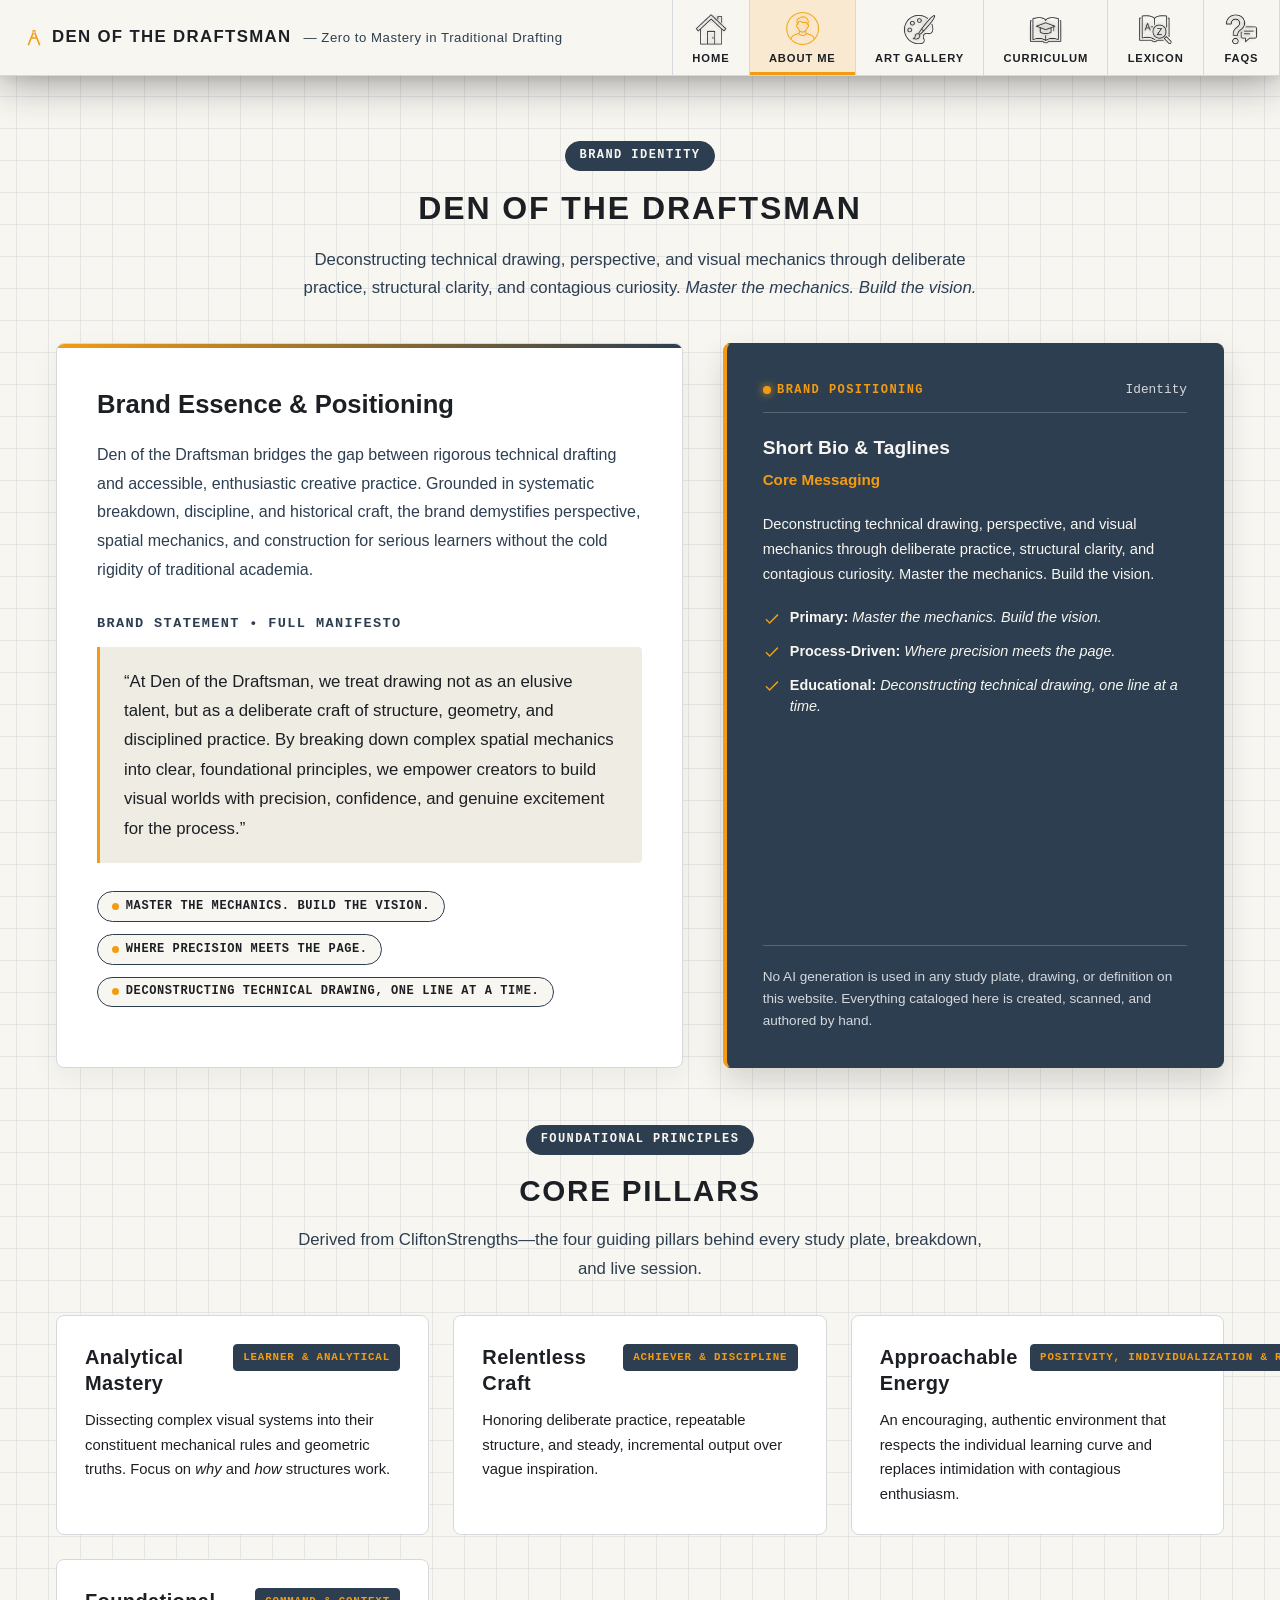
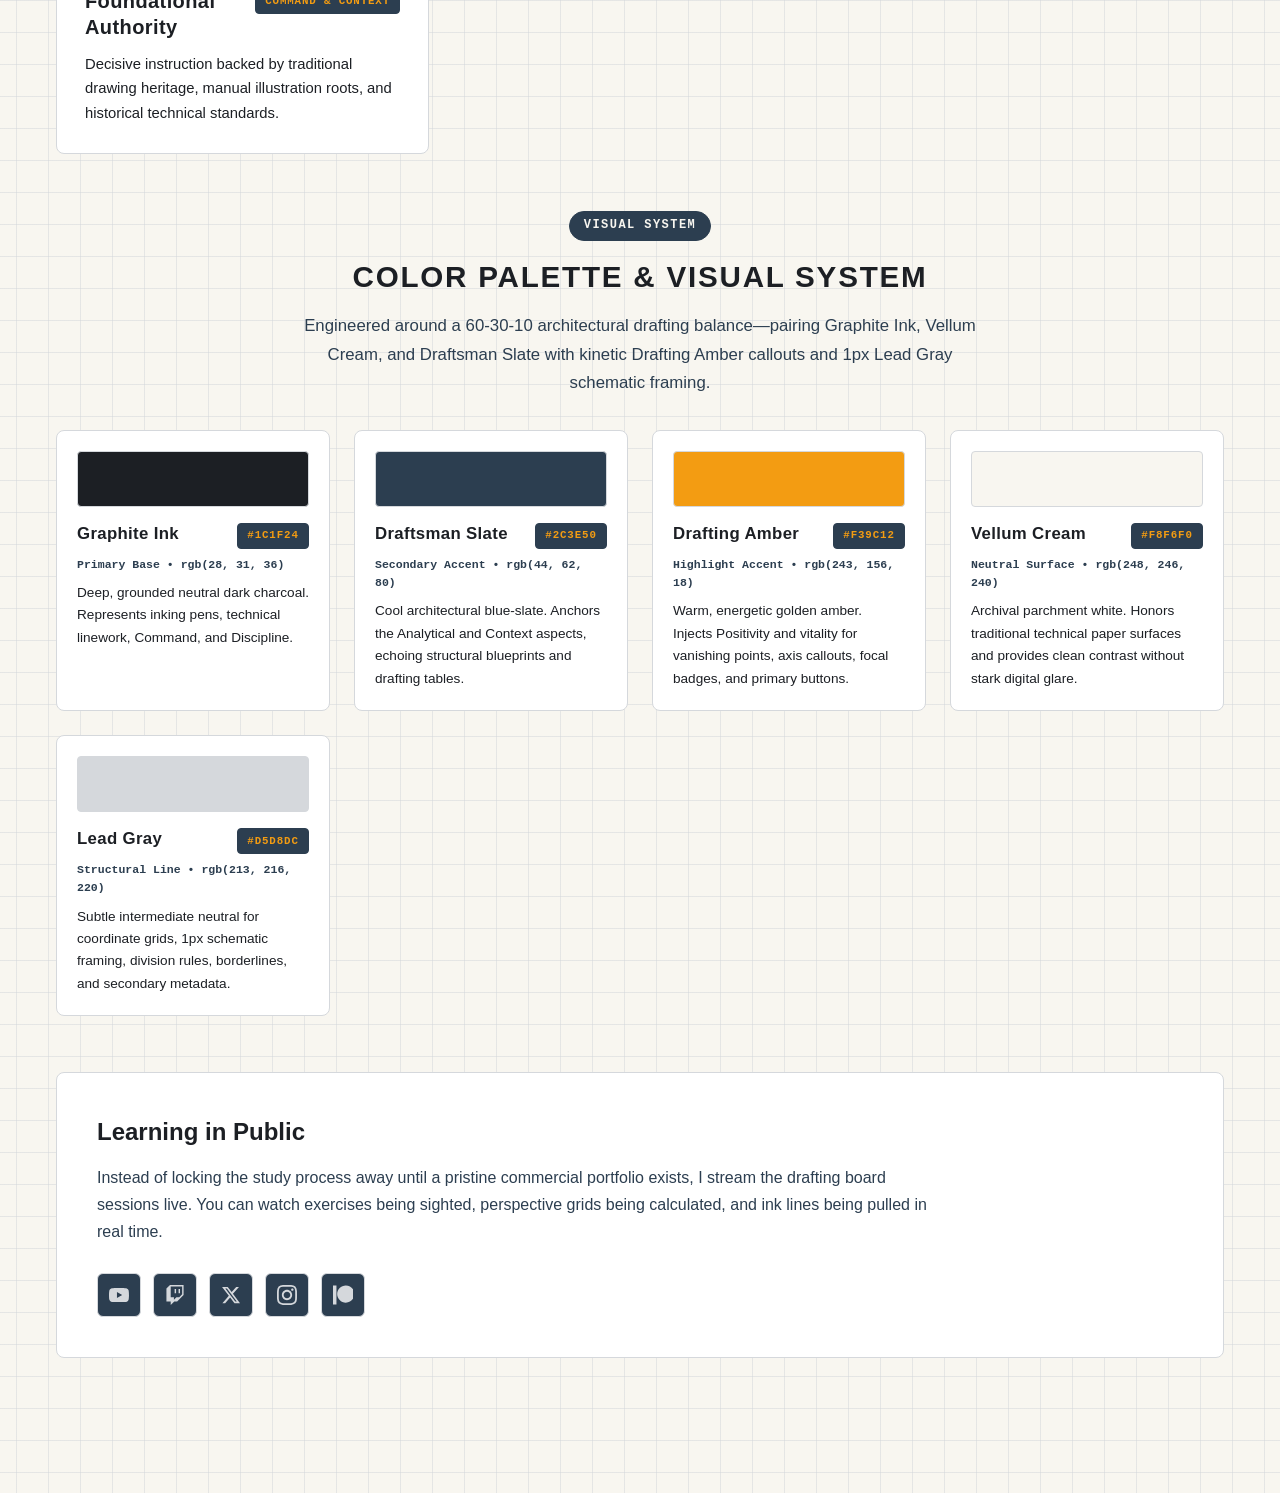
<file: about.html>
<!DOCTYPE html>
<html lang="en">
<head>
  <meta charset="utf-8" />
  <meta name="viewport" content="width=device-width, initial-scale=1.0" />
  <title>About &mdash; Den of the Draftsman</title>
  <meta name="description" content="Deconstructing technical drawing, perspective, and visual mechanics through deliberate practice, structural clarity, and contagious curiosity. Master the mechanics. Build the vision." />
  <link rel="stylesheet" href="css/style.css?v=9" />
</head>
<body>

  <!-- ======================================================================
       Site Header & Main Navigation Bar
       ====================================================================== -->
  <header id="site-header">
    <div class="brand-wrapper">
      <a href="index.html" class="brand-title">
        <svg viewBox="0 0 24 24" aria-hidden="true">
          <path d="M12 2a2 2 0 0 0-2 2c0 .38.11.74.3 1.05L4.5 19.5a1 1 0 0 0 1.8.88L9.2 13h5.6l2.9 7.38a1 1 0 0 0 1.8-.88L13.7 5.05c.19-.31.3-.67.3-1.05a2 2 0 0 0-2-2zm0 2c.55 0 1 .45 1 1s-.45 1-1 1-1-.45-1-1 .45-1 1-1zm-2 7 2-5.08 2 5.08h-4z"/>
        </svg>
        Den of the Draftsman
      </a>
      <span class="brand-tagline">&mdash; Zero to Mastery in Traditional Drafting</span>
    </div>

    <nav aria-label="Main Navigation">
      <ul class="nav-menu">
        <li>
          <a href="index.html" class="nav-link">
            <img src="images/icons/nav-home.png" alt="" class="nav-icon" aria-hidden="true" />
            <span>HOME</span>
          </a>
        </li>
        <li>
          <a href="about.html" class="nav-link active">
            <img src="images/icons/nav-about.png" alt="" class="nav-icon" aria-hidden="true" />
            <span>ABOUT ME</span>
          </a>
        </li>
        <li>
          <a href="gallery.html" class="nav-link">
            <img src="images/icons/nav-gallery.png" alt="" class="nav-icon" aria-hidden="true" />
            <span>ART GALLERY</span>
          </a>
        </li>
        <li>
          <a href="curriculum.html" class="nav-link">
            <img src="images/icons/nav-curriculum.png" alt="" class="nav-icon" aria-hidden="true" />
            <span>CURRICULUM</span>
          </a>
        </li>
        <li>
          <a href="dictionary.html" class="nav-link">
            <img src="images/icons/nav-lexicon.png" alt="" class="nav-icon" aria-hidden="true" />
            <span>LEXICON</span>
          </a>
        </li>
        <li>
          <a href="faq.html" class="nav-link">
            <img src="images/icons/nav-faq.png" alt="" class="nav-icon" aria-hidden="true" />
            <span>FAQs</span>
          </a>
        </li>
      </ul>
    </nav>
  </header>

  <!-- ======================================================================
       Main Content Area: About Page
       ====================================================================== -->
  <main id="main-content">
    <div class="container" style="padding-top: 4rem; padding-bottom: 5rem;">

      <!-- Header -->
      <div class="section-header">
        <span class="section-tag">Brand Identity</span>
        <h1 class="section-title">Den of the Draftsman</h1>
        <p class="section-desc">
          Deconstructing technical drawing, perspective, and visual mechanics through deliberate practice, structural clarity, and contagious curiosity. <em>Master the mechanics. Build the vision.</em>
        </p>
      </div>

      <!-- Brand Essence & Manifesto Grid -->
      <div class="hero-grid" style="margin-bottom: 3.5rem;">
        
        <!-- Left Column: Brand Essence & Full Manifesto -->
        <div class="hero-main">
          <div>
            <h2 style="font-size: 1.6rem; margin-bottom: 1rem; color: var(--text-main);">Brand Essence &amp; Positioning</h2>
            <p style="color: var(--text-muted); line-height: 1.8; margin-bottom: 1.75rem;">
              Den of the Draftsman bridges the gap between rigorous technical drafting and accessible, enthusiastic creative practice. Grounded in systematic breakdown, discipline, and historical craft, the brand demystifies perspective, spatial mechanics, and construction for serious learners without the cold rigidity of traditional academia.
            </p>

            <h3 style="font-size: 0.85rem; font-family: var(--font-mono); text-transform: uppercase; letter-spacing: 0.1em; color: var(--slate-primary); font-weight: 700; margin-bottom: 0.75rem;">
              Brand Statement &bull; Full Manifesto
            </h3>
            <blockquote style="background: var(--bg-surface); border-left: 3px solid var(--accent); padding: 1.25rem 1.5rem; border-radius: 0 var(--radius-sm) var(--radius-sm) 0; color: var(--text-main); font-size: 1.05rem; line-height: 1.75; margin: 0 0 1.75rem 0;">
              &ldquo;At Den of the Draftsman, we treat drawing not as an elusive talent, but as a deliberate craft of structure, geometry, and disciplined practice. By breaking down complex spatial mechanics into clear, foundational principles, we empower creators to build visual worlds with precision, confidence, and genuine excitement for the process.&rdquo;
            </blockquote>
          </div>

          <div class="hero-badge-row">
            <span class="phase-badge-pill">Master the mechanics. Build the vision.</span>
            <span class="phase-badge-pill">Where precision meets the page.</span>
            <span class="phase-badge-pill">Deconstructing technical drawing, one line at a time.</span>
          </div>
        </div>

        <!-- Right Column: Bio & Taglines Card -->
        <div class="active-station-card">
          <div>
            <div class="station-header">
              <span class="station-label">
                <span class="pulse-dot"></span>
                Brand Positioning
              </span>
              <span class="station-phase">Identity</span>
            </div>

            <h3 class="current-text-title" style="font-size: 1.2rem;">Short Bio &amp; Taglines</h3>
            <div class="current-text-author">Core Messaging</div>

            <p style="color: var(--bg-canvas); font-size: 0.92rem; line-height: 1.7; margin-bottom: 1.25rem;">
              Deconstructing technical drawing, perspective, and visual mechanics through deliberate practice, structural clarity, and contagious curiosity. Master the mechanics. Build the vision.
            </p>

            <ul class="station-details">
              <li>
                <svg viewBox="0 0 24 24"><path d="M9 16.2L4.8 12l-1.4 1.4L9 19 21 7l-1.4-1.4L9 16.2z"/></svg>
                <span><strong>Primary:</strong> <em>Master the mechanics. Build the vision.</em></span>
              </li>
              <li>
                <svg viewBox="0 0 24 24"><path d="M9 16.2L4.8 12l-1.4 1.4L9 19 21 7l-1.4-1.4L9 16.2z"/></svg>
                <span><strong>Process-Driven:</strong> <em>Where precision meets the page.</em></span>
              </li>
              <li>
                <svg viewBox="0 0 24 24"><path d="M9 16.2L4.8 12l-1.4 1.4L9 19 21 7l-1.4-1.4L9 16.2z"/></svg>
                <span><strong>Educational:</strong> <em>Deconstructing technical drawing, one line at a time.</em></span>
              </li>
            </ul>
          </div>

          <div class="station-footer">
            <p style="font-size: 0.85rem; color: var(--border-technical); line-height: 1.6;">
              No AI generation is used in any study plate, drawing, or definition on this website. Everything cataloged here is created, scanned, and authored by hand.
            </p>
          </div>
        </div>

      </div>

      <!-- Core Pillars Section -->
      <div style="margin-bottom: 3.5rem;">
        <div class="section-header" style="margin-bottom: 2rem;">
          <span class="section-tag">Foundational Principles</span>
          <h2 class="section-title" style="font-size: 1.85rem;">Core Pillars</h2>
          <p class="section-desc">
            Derived from CliftonStrengths&mdash;the four guiding pillars behind every study plate, breakdown, and live session.
          </p>
        </div>

        <div class="lexicon-grid" style="grid-template-columns: repeat(auto-fit, minmax(280px, 1fr));">
          
          <article class="term-card">
            <div>
              <div class="term-header">
                <h3 class="term-name">Analytical Mastery</h3>
                <span class="term-category-badge">Learner &amp; Analytical</span>
              </div>
              <p class="term-definition">
                Dissecting complex visual systems into their constituent mechanical rules and geometric truths. Focus on <em>why</em> and <em>how</em> structures work.
              </p>
            </div>
          </article>

          <article class="term-card">
            <div>
              <div class="term-header">
                <h3 class="term-name">Relentless Craft</h3>
                <span class="term-category-badge">Achiever &amp; Discipline</span>
              </div>
              <p class="term-definition">
                Honoring deliberate practice, repeatable structure, and steady, incremental output over vague inspiration.
              </p>
            </div>
          </article>

          <article class="term-card">
            <div>
              <div class="term-header">
                <h3 class="term-name">Approachable Energy</h3>
                <span class="term-category-badge">Positivity, Individualization &amp; Relator</span>
              </div>
              <p class="term-definition">
                An encouraging, authentic environment that respects the individual learning curve and replaces intimidation with contagious enthusiasm.
              </p>
            </div>
          </article>

          <article class="term-card">
            <div>
              <div class="term-header">
                <h3 class="term-name">Foundational Authority</h3>
                <span class="term-category-badge">Command &amp; Context</span>
              </div>
              <p class="term-definition">
                Decisive instruction backed by traditional drawing heritage, manual illustration roots, and historical technical standards.
              </p>
            </div>
          </article>

        </div>
      </div>

      <!-- Color Palette & Visual System Section -->
      <div style="margin-bottom: 3.5rem;">
        <div class="section-header" style="margin-bottom: 2rem;">
          <span class="section-tag">Visual System</span>
          <h2 class="section-title" style="font-size: 1.85rem;">Color Palette &amp; Visual System</h2>
          <p class="section-desc">
            Engineered around a 60-30-10 architectural drafting balance&mdash;pairing Graphite Ink, Vellum Cream, and Draftsman Slate with kinetic Drafting Amber callouts and 1px Lead Gray schematic framing.
          </p>
        </div>

        <div class="lexicon-grid" style="grid-template-columns: repeat(auto-fit, minmax(220px, 1fr)); margin-bottom: 1.75rem;">
          
          <!-- Graphite Ink -->
          <article class="term-card" style="padding: 1.25rem;">
            <div>
              <div style="height: 3.5rem; border-radius: var(--radius-sm); background: #1C1F24; border: 1px solid var(--border); margin-bottom: 1rem;"></div>
              <div class="term-header" style="margin-bottom: 0.4rem;">
                <h3 class="term-name" style="font-size: 1.05rem;">Graphite Ink</h3>
                <span class="term-category-badge">#1C1F24</span>
              </div>
              <p style="font-family: var(--font-mono); font-size: 0.72rem; font-weight: 700; color: var(--slate-primary); margin-bottom: 0.5rem;">Primary Base &bull; rgb(28, 31, 36)</p>
              <p class="term-definition" style="font-size: 0.85rem;">
                Deep, grounded neutral dark charcoal. Represents inking pens, technical linework, Command, and Discipline.
              </p>
            </div>
          </article>

          <!-- Draftsman Slate -->
          <article class="term-card" style="padding: 1.25rem;">
            <div>
              <div style="height: 3.5rem; border-radius: var(--radius-sm); background: #2C3E50; border: 1px solid var(--border); margin-bottom: 1rem;"></div>
              <div class="term-header" style="margin-bottom: 0.4rem;">
                <h3 class="term-name" style="font-size: 1.05rem;">Draftsman Slate</h3>
                <span class="term-category-badge">#2C3E50</span>
              </div>
              <p style="font-family: var(--font-mono); font-size: 0.72rem; font-weight: 700; color: var(--slate-primary); margin-bottom: 0.5rem;">Secondary Accent &bull; rgb(44, 62, 80)</p>
              <p class="term-definition" style="font-size: 0.85rem;">
                Cool architectural blue-slate. Anchors the Analytical and Context aspects, echoing structural blueprints and drafting tables.
              </p>
            </div>
          </article>

          <!-- Drafting Amber -->
          <article class="term-card" style="padding: 1.25rem;">
            <div>
              <div style="height: 3.5rem; border-radius: var(--radius-sm); background: #F39C12; border: 1px solid var(--border); margin-bottom: 1rem;"></div>
              <div class="term-header" style="margin-bottom: 0.4rem;">
                <h3 class="term-name" style="font-size: 1.05rem;">Drafting Amber</h3>
                <span class="term-category-badge">#F39C12</span>
              </div>
              <p style="font-family: var(--font-mono); font-size: 0.72rem; font-weight: 700; color: var(--slate-primary); margin-bottom: 0.5rem;">Highlight Accent &bull; rgb(243, 156, 18)</p>
              <p class="term-definition" style="font-size: 0.85rem;">
                Warm, energetic golden amber. Injects Positivity and vitality for vanishing points, axis callouts, focal badges, and primary buttons.
              </p>
            </div>
          </article>

          <!-- Vellum Cream -->
          <article class="term-card" style="padding: 1.25rem;">
            <div>
              <div style="height: 3.5rem; border-radius: var(--radius-sm); background: #F8F6F0; border: 1px solid var(--border); margin-bottom: 1rem;"></div>
              <div class="term-header" style="margin-bottom: 0.4rem;">
                <h3 class="term-name" style="font-size: 1.05rem;">Vellum Cream</h3>
                <span class="term-category-badge">#F8F6F0</span>
              </div>
              <p style="font-family: var(--font-mono); font-size: 0.72rem; font-weight: 700; color: var(--slate-primary); margin-bottom: 0.5rem;">Neutral Surface &bull; rgb(248, 246, 240)</p>
              <p class="term-definition" style="font-size: 0.85rem;">
                Archival parchment white. Honors traditional technical paper surfaces and provides clean contrast without stark digital glare.
              </p>
            </div>
          </article>

          <!-- Lead Gray -->
          <article class="term-card" style="padding: 1.25rem;">
            <div>
              <div style="height: 3.5rem; border-radius: var(--radius-sm); background: #D5D8DC; border: 1px solid var(--border); margin-bottom: 1rem;"></div>
              <div class="term-header" style="margin-bottom: 0.4rem;">
                <h3 class="term-name" style="font-size: 1.05rem;">Lead Gray</h3>
                <span class="term-category-badge">#D5D8DC</span>
              </div>
              <p style="font-family: var(--font-mono); font-size: 0.72rem; font-weight: 700; color: var(--slate-primary); margin-bottom: 0.5rem;">Structural Line &bull; rgb(213, 216, 220)</p>
              <p class="term-definition" style="font-size: 0.85rem;">
                Subtle intermediate neutral for coordinate grids, 1px schematic framing, division rules, borderlines, and secondary metadata.
              </p>
            </div>
          </article>

        </div>
      </div>

      <!-- Live Process & Community Section -->
      <div style="background: var(--bg-surface-card); border: 1px solid var(--border); border-radius: var(--radius-md); padding: 2.5rem; margin-bottom: 3.5rem;">
        <h2 style="font-size: 1.5rem; font-weight: 700; margin-bottom: 0.75rem; color: var(--text-main);">Learning in Public</h2>
        <p style="color: var(--text-muted); line-height: 1.7; margin-bottom: 1.75rem; max-width: 52rem;">
          Instead of locking the study process away until a pristine commercial portfolio exists, I stream the drafting board sessions live. You can watch exercises being sighted, perspective grids being calculated, and ink lines being pulled in real time.
        </p>

        <div class="social-pills">
          <a href="https://www.youtube.com/@denofthedraftsman" target="_blank" rel="noopener noreferrer" class="social-pill" title="YouTube" aria-label="YouTube">
            <svg viewBox="0 0 24 24" width="20" height="20" aria-hidden="true"><path d="M23.498 6.186a3.016 3.016 0 0 0-2.122-2.136C19.505 3.5 12 3.5 12 3.5s-7.505 0-9.377.55a3.016 3.016 0 0 0-2.122 2.136C0 8.07 0 12 0 12s0 3.93.502 5.814a3.016 3.016 0 0 0 2.122 2.136c1.871.55 9.376.55 9.376.55s7.505 0 9.377-.55a3.015 3.015 0 0 0 2.122-2.136C24 15.93 24 12 24 12s0-3.93-.502-5.814zM9.545 15.568V8.432L15.818 12l-6.273 3.568z"/></svg>
          </a>
          <a href="https://www.twitch.tv/denofthedraftsman" target="_blank" rel="noopener noreferrer" class="social-pill" title="Twitch" aria-label="Twitch">
            <svg viewBox="0 0 24 24" width="20" height="20" aria-hidden="true"><path d="M11.571 4.714h1.715v5.143H11.57zm4.715 0H18v5.143h-1.714zM6 0L1.714 4.286v15.428h5.143V24l4.286-4.286h3.428L22.286 12V0zm14.571 11.143l-3.428 3.428h-3.429l-3 3v-3H6.857V1.714h13.714Z"/></svg>
          </a>
          <a href="https://x.com/denofdraftsman" target="_blank" rel="noopener noreferrer" class="social-pill" title="Twitter / X" aria-label="Twitter / X">
            <svg viewBox="0 0 24 24" width="20" height="20" aria-hidden="true"><path d="M18.244 2.25h3.308l-7.227 8.26 8.502 11.24H16.17l-5.214-6.817L4.99 21.75H1.68l7.73-8.835L1.254 2.25H8.08l4.713 6.231zm-1.161 17.52h1.833L7.084 4.126H5.117z"/></svg>
          </a>
          <a href="https://www.instagram.com/denofthedraftsman" target="_blank" rel="noopener noreferrer" class="social-pill" title="Instagram" aria-label="Instagram">
            <svg viewBox="0 0 24 24" width="20" height="20" aria-hidden="true"><path d="M12 2.163c3.204 0 3.584.012 4.85.07 3.252.148 4.771 1.691 4.919 4.919.058 1.265.069 1.645.069 4.849 0 3.205-.012 3.584-.069 4.849-.149 3.225-1.664 4.771-4.919 4.919-1.266.058-1.644.07-4.85.07-3.204 0-3.584-.012-4.849-.07-3.26-.149-4.771-1.699-4.919-4.92-.058-1.265-.07-1.644-.07-4.849 0-3.204.013-3.583.07-4.849.149-3.227 1.664-4.771 4.919-4.919 1.266-.057 1.645-.069 4.849-.069zm0-2.163c-3.259 0-3.667.014-4.947.072-4.358.2-6.78 2.618-6.98 6.98-.059 1.281-.073 1.689-.073 4.948 0 3.259.014 3.668.072 4.948.2 4.358 2.618 6.78 6.98 6.98 1.281.058 1.689.072 4.948.072 3.259 0 3.668-.014 4.948-.072 4.354-.2 6.782-2.618 6.979-6.98.059-1.28.073-1.689.073-4.948 0-3.259-.014-3.667-.072-4.947-.196-4.354-2.617-6.78-6.979-6.98-1.281-.059-1.69-.073-4.949-.073zm0 5.838c-3.403 0-6.162 2.759-6.162 6.162s2.759 6.163 6.162 6.163 6.162-2.759 6.162-6.163c0-3.403-2.759-6.162-6.162-6.162zm0 10.162c-2.209 0-4-1.79-4-4 0-2.209 1.791-4 4-4s4 1.791 4 4c0 2.21-1.791 4-4 4zm6.406-11.845c-.796 0-1.441.645-1.441 1.44s.645 1.44 1.441 1.44c.795 0 1.439-.645 1.439-1.44s-.644-1.44-1.439-1.44z"/></svg>
          </a>
          <a href="https://www.patreon.com/profile/creators?u=231767646" target="_blank" rel="noopener noreferrer" class="social-pill" title="Patreon" aria-label="Patreon">
            <svg viewBox="0 0 24 24" width="20" height="20" aria-hidden="true"><path d="M15.386.5C9.645.5 5 5.146 5 10.887c0 5.688 4.645 10.334 10.386 10.334 5.688 0 10.334-4.646 10.334-10.334C25.72 5.146 21.074.5 15.386.5zM0 23.5h4.15V.5H0z"/></svg>
          </a>
        </div>
      </div>

    </div>
  </main>

  <!-- Slide-out Drawer Panel (Contact) -->
  <aside id="drawer-panel" aria-hidden="true" aria-labelledby="drawer-title">
    <div class="drawer-inner">
      <button type="button" id="drawer-close" class="drawer-close-btn" aria-label="Close drawer">
        <svg viewBox="0 0 24 24" aria-hidden="true"><path d="M19 6.41 17.59 5 12 10.59 6.41 5 5 6.41 10.59 12 5 17.59 6.41 19 12 13.41 17.59 19 19 17.59 13.41 12z"/></svg>
      </button>

      <div class="drawer-section">
        <h2 id="drawer-title">Inquiries &amp; Commissions</h2>
        <p>
          I welcome technical illustration commissions, architectural line art inquiries, and collaborative study conversations.
        </p>
        <p class="copyright-text">&copy; Den of the Draftsman. All rights reserved.</p>
      </div>

      <div class="drawer-section">
        <form id="contact-form" class="contact-form" method="post" action="thank-you.html">
          <div class="form-row">
            <div class="form-group">
              <input type="text" name="name" class="form-control" placeholder="Your Name" required />
            </div>
            <div class="form-group">
              <input type="email" name="email" class="form-control" placeholder="Your Email" required />
            </div>
          </div>
          <div class="form-group">
            <textarea name="message" class="form-control" rows="4" placeholder="Your Message or Project Scope" required></textarea>
          </div>
          <button type="submit" class="btn-primary">Send Message</button>
        </form>
      </div>
    </div>
  </aside>

  <script src="js/app.js"></script>
</body>
</html>
</file>
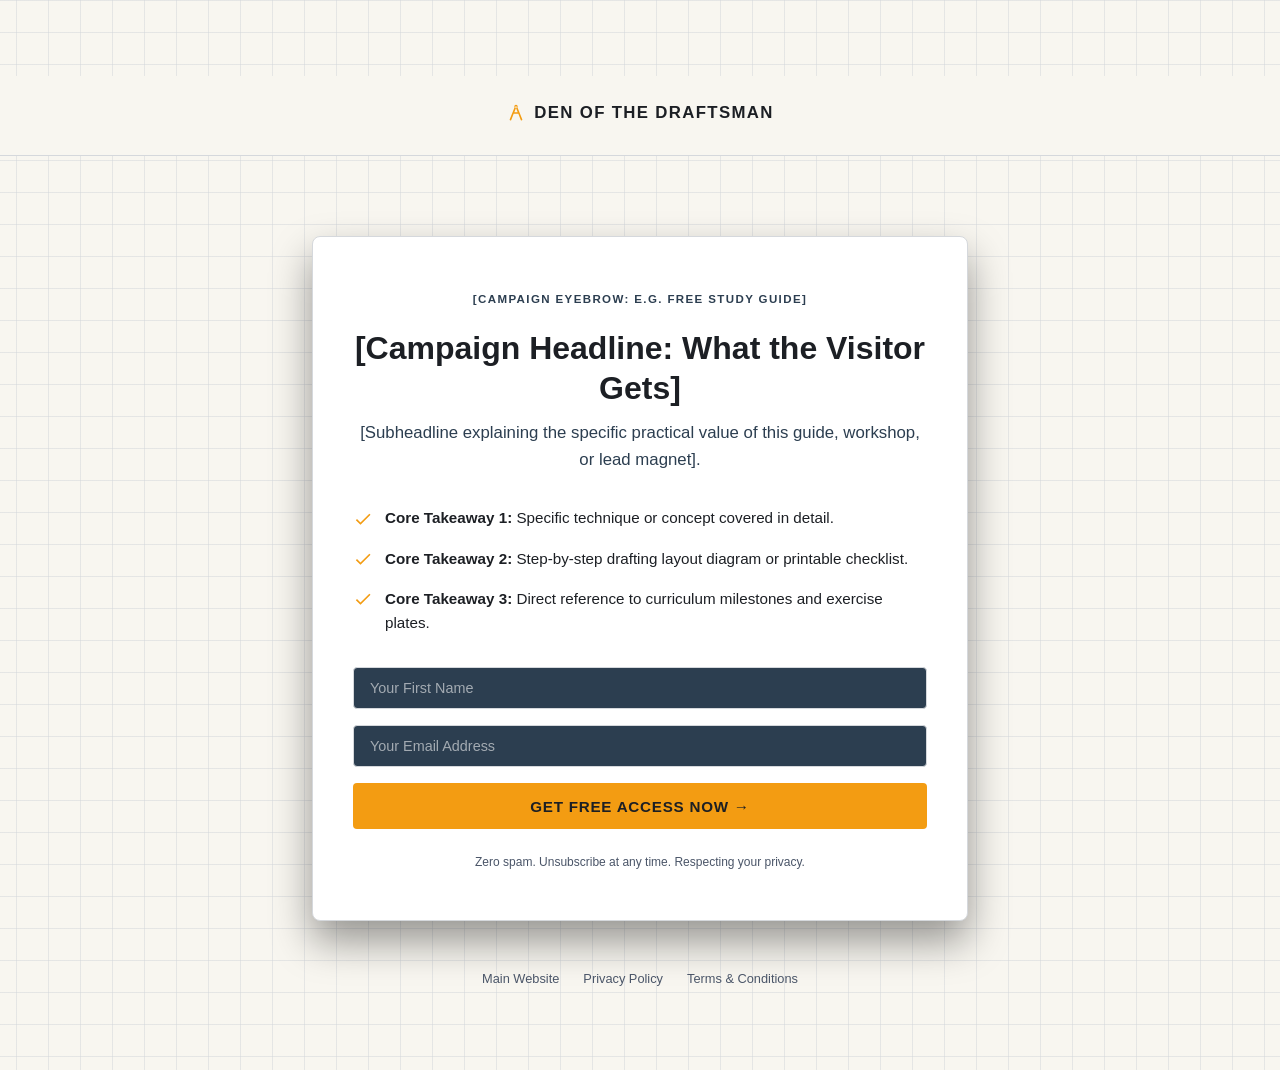
<file: campaign-template.html>
<!DOCTYPE html>
<html lang="en">
<head>
  <meta charset="utf-8" />
  <meta name="viewport" content="width=device-width, initial-scale=1.0" />
  <title>Campaign Template &mdash; Den of the Draftsman</title>
  <meta name="description" content="Reusable high-conversion campaign and lead magnet landing page template for Den of the Draftsman." />
  <link rel="stylesheet" href="css/style.css?v=9" />
  <style>
    /* Campaign-specific focused layout */
    .campaign-wrap {
      max-width: 44rem;
      margin: 0 auto;
      padding: 5rem 1.5rem;
    }
    .campaign-card {
      background: var(--bg-surface-card);
      border: 1px solid var(--border);
      border-radius: var(--radius-md);
      padding: 3rem 2.5rem;
      box-shadow: 0 20px 40px rgba(0,0,0,0.4);
    }
    .campaign-benefit-list {
      list-style: none;
      margin: 1.75rem 0;
      display: flex;
      flex-direction: column;
      gap: 1rem;
    }
    .campaign-benefit-list li {
      display: flex;
      gap: 0.75rem;
      align-items: flex-start;
      color: var(--text-main);
      font-size: 0.95rem;
    }
    .campaign-benefit-list svg {
      width: 1.25rem;
      height: 1.25rem;
      fill: var(--accent);
      flex-shrink: 0;
      margin-top: 0.15rem;
    }
    .campaign-footer-nav {
      margin-top: 3rem;
      text-align: center;
      display: flex;
      justify-content: center;
      gap: 1.5rem;
      font-size: 0.8rem;
    }
    .campaign-footer-nav a {
      color: var(--text-dim);
    }
    .campaign-footer-nav a:hover {
      color: var(--accent);
    }
  </style>
</head>
<body>

  <!-- Minimal Brand Header (No distracting exit navigation) -->
  <header style="padding: 1.5rem; text-align: center; border-bottom: 1px solid var(--border); background: var(--bg-header);">
    <a href="index.html" class="brand-title" style="justify-content: center;">
      <svg viewBox="0 0 24 24" width="22" height="22" fill="var(--accent)" aria-hidden="true">
        <path d="M12 2a2 2 0 0 0-2 2c0 .38.11.74.3 1.05L4.5 19.5a1 1 0 0 0 1.8.88L9.2 13h5.6l2.9 7.38a1 1 0 0 0 1.8-.88L13.7 5.05c.19-.31.3-.67.3-1.05a2 2 0 0 0-2-2zm0 2c.55 0 1 .45 1 1s-.45 1-1 1-1-.45-1-1 .45-1 1-1zm-2 7 2-5.08 2 5.08h-4z"/>
      </svg>
      Den of the Draftsman
    </a>
  </header>

  <main id="main-content">
    <div class="campaign-wrap">
      <div class="campaign-card">
        
        <!-- Campaign Eyebrow & Title -->
        <div style="text-align: center; margin-bottom: 2rem;">
          <span class="status-pill">[CAMPAIGN EYEBROW: E.G. FREE STUDY GUIDE]</span>
          <h1 style="font-size: 2rem; font-weight: 800; color: var(--text-main); line-height: 1.25; margin-top: 0.5rem; margin-bottom: 0.75rem;">
            [Campaign Headline: What the Visitor Gets]
          </h1>
          <p style="color: var(--text-muted); font-size: 1.05rem; line-height: 1.6;">
            [Subheadline explaining the specific practical value of this guide, workshop, or lead magnet].
          </p>
        </div>

        <!-- Value Bullet Points -->
        <ul class="campaign-benefit-list">
          <li>
            <svg viewBox="0 0 24 24"><path d="M9 16.2L4.8 12l-1.4 1.4L9 19 21 7l-1.4-1.4L9 16.2z"/></svg>
            <span><strong>Core Takeaway 1:</strong> Specific technique or concept covered in detail.</span>
          </li>
          <li>
            <svg viewBox="0 0 24 24"><path d="M9 16.2L4.8 12l-1.4 1.4L9 19 21 7l-1.4-1.4L9 16.2z"/></svg>
            <span><strong>Core Takeaway 2:</strong> Step-by-step drafting layout diagram or printable checklist.</span>
          </li>
          <li>
            <svg viewBox="0 0 24 24"><path d="M9 16.2L4.8 12l-1.4 1.4L9 19 21 7l-1.4-1.4L9 16.2z"/></svg>
            <span><strong>Core Takeaway 3:</strong> Direct reference to curriculum milestones and exercise plates.</span>
          </li>
        </ul>

        <!-- Conversion Form -->
        <form id="campaign-form" class="contact-form" method="post" action="thank-you.html" style="margin-top: 2rem;">
          <div class="form-group">
            <input type="text" name="name" class="form-control" placeholder="Your First Name" required />
          </div>
          <div class="form-group">
            <input type="email" name="email" class="form-control" placeholder="Your Email Address" required />
          </div>
          <button type="submit" class="btn-primary" style="width: 100%; text-align: center; padding: 0.9rem; font-size: 0.95rem;">
            Get Free Access Now &rarr;
          </button>
          <p style="font-size: 0.75rem; color: var(--text-dim); text-align: center; margin-top: 0.5rem;">
            Zero spam. Unsubscribe at any time. Respecting your privacy.
          </p>
        </form>

      </div>

      <!-- Minimal Footer -->
      <footer class="campaign-footer-nav">
        <a href="index.html">Main Website</a>
        <a href="privacy.html">Privacy Policy</a>
        <a href="terms.html">Terms &amp; Conditions</a>
      </footer>
    </div>
  </main>

</body>
</html>
</file>
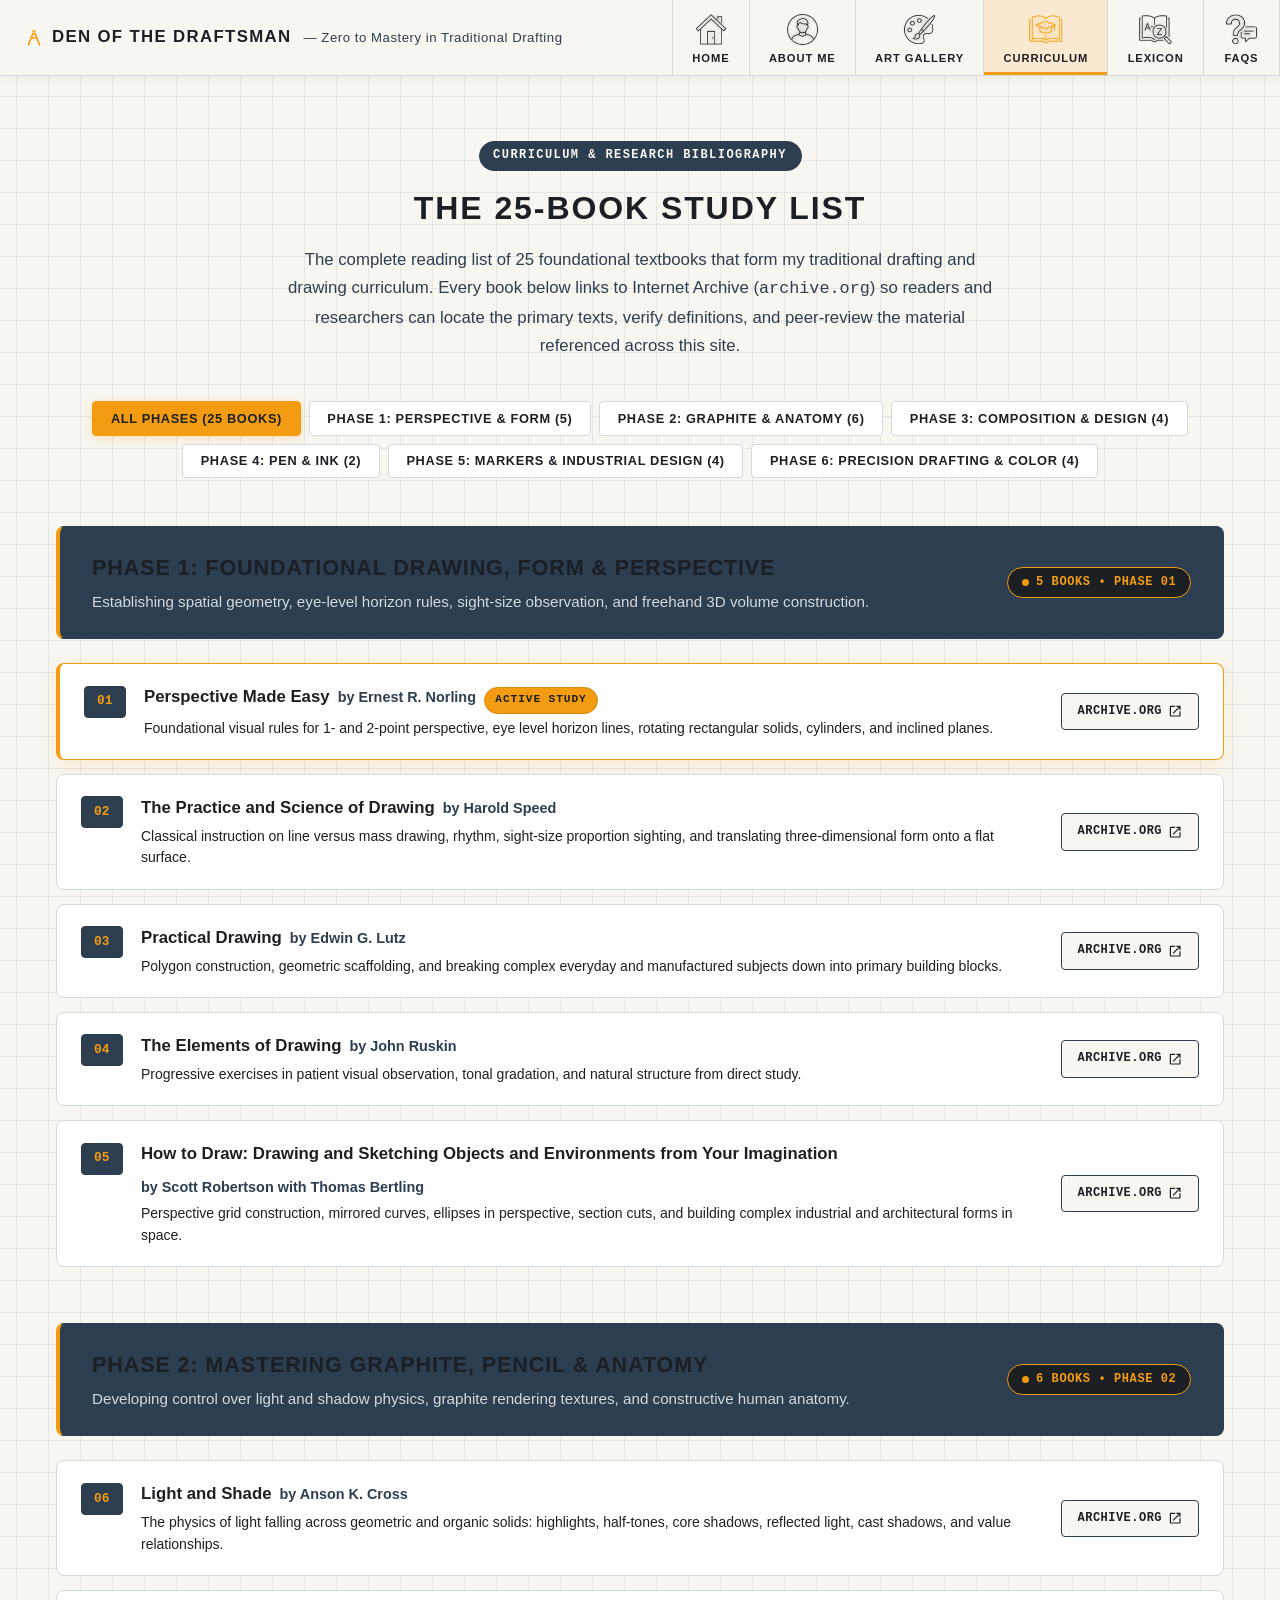
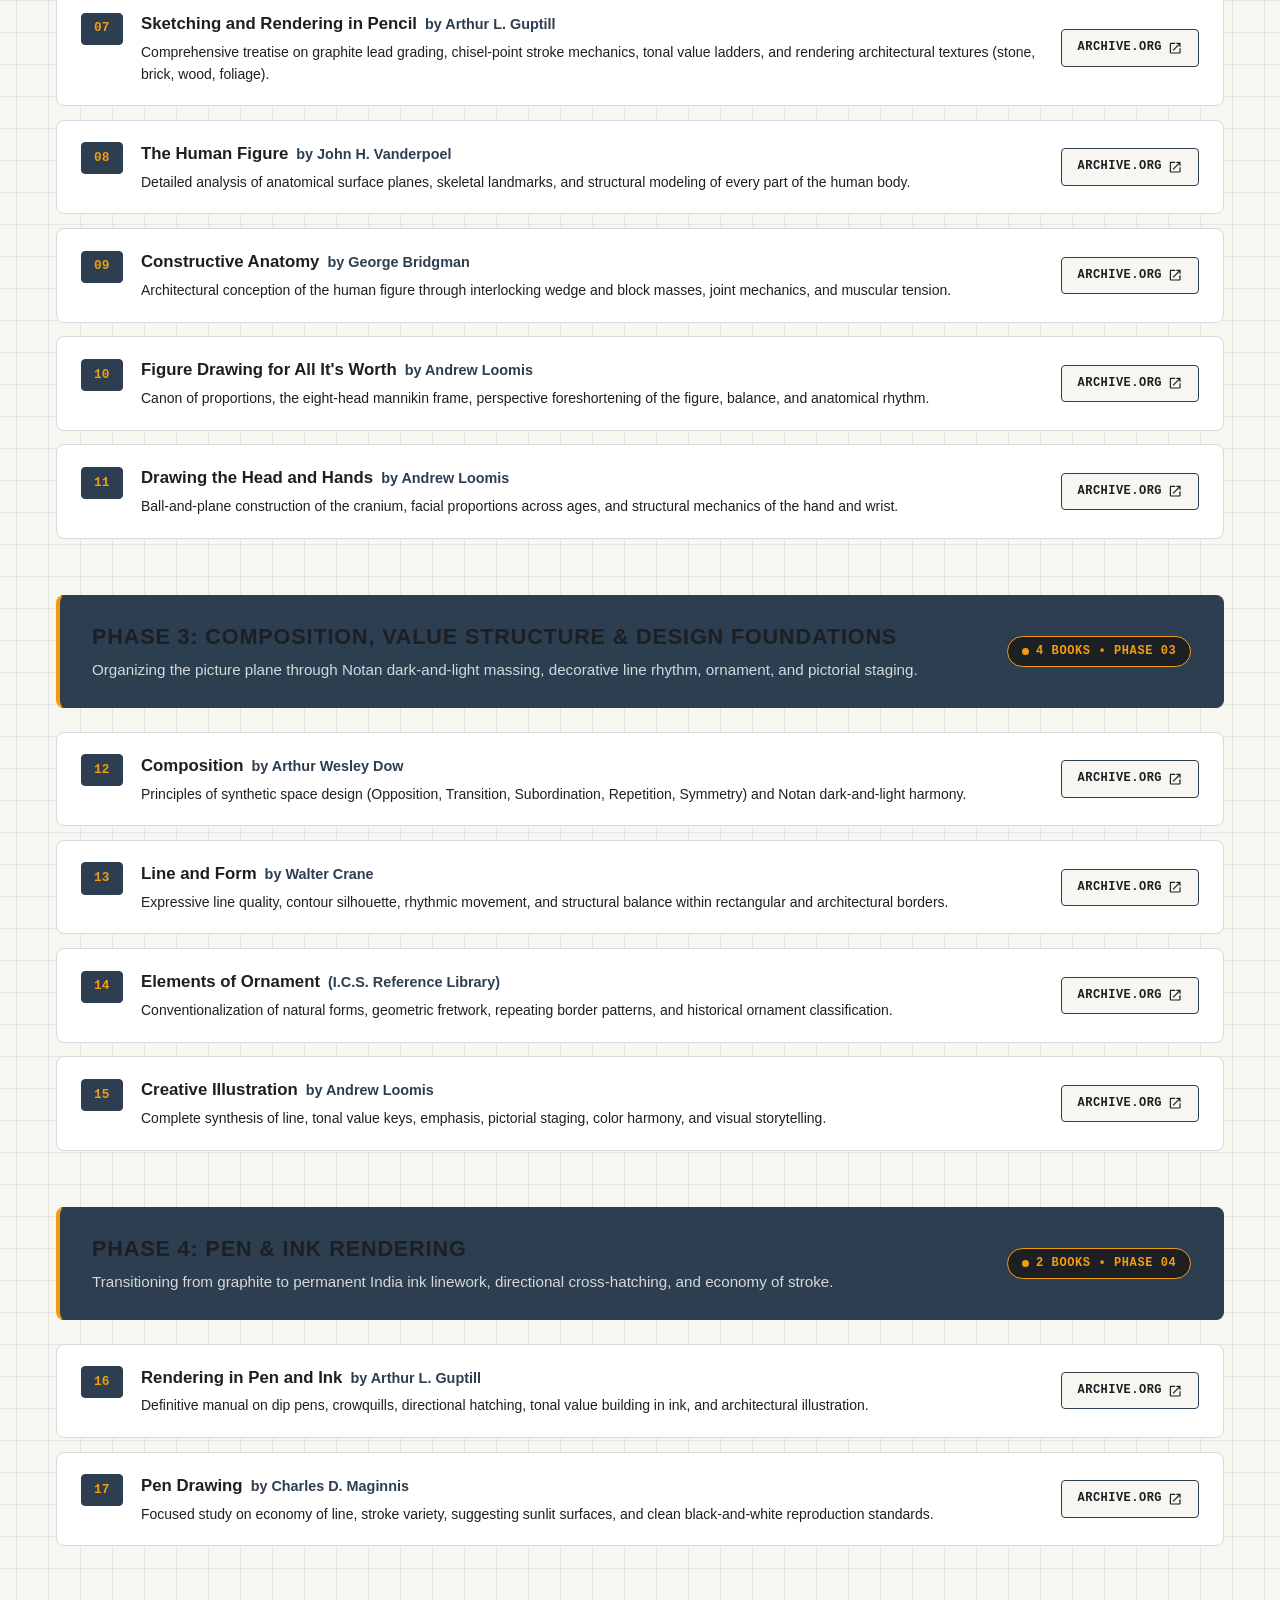
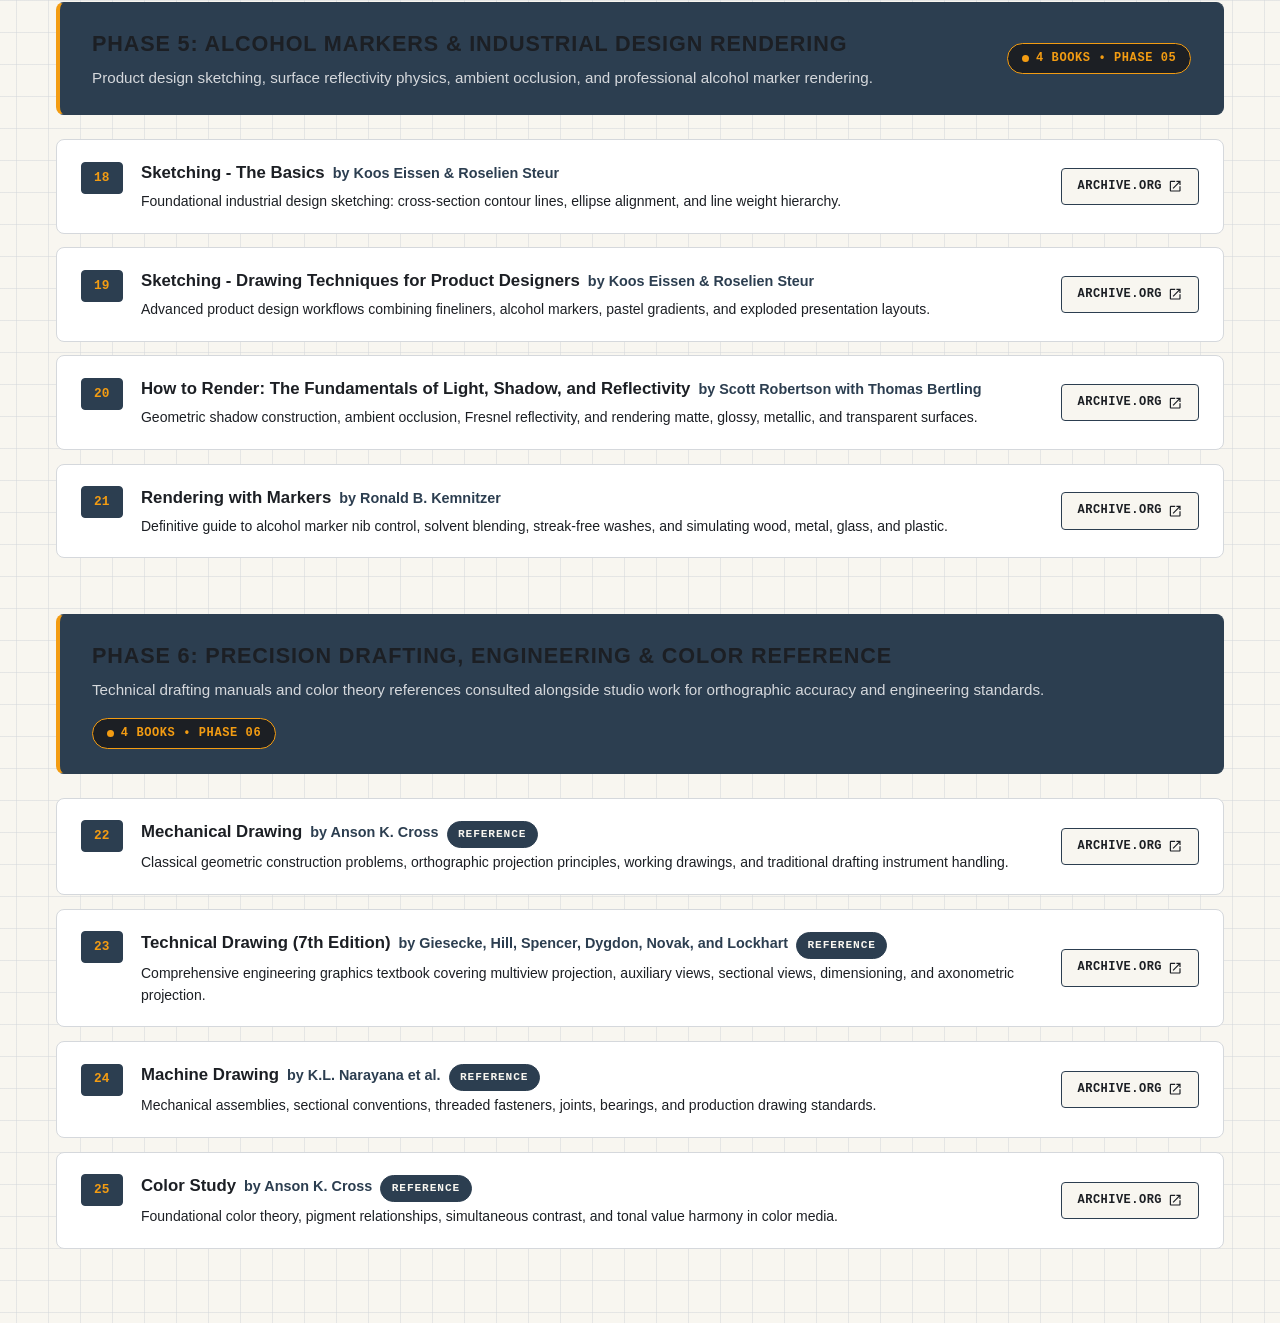
<file: curriculum.html>
<!DOCTYPE html>
<html lang="en">
<head>
  <meta charset="utf-8" />
  <meta name="viewport" content="width=device-width, initial-scale=1.0" />
  <title>The 25-Book Curriculum &amp; Research Bibliography &mdash; Den of the Draftsman</title>
  <meta name="description" content="Complete 6-phase bibliography and curriculum of 25 foundational textbooks in perspective, anatomy, composition, pen and ink, markers, and mechanical drafting with direct Archive.org reference links." />
  <link rel="stylesheet" href="css/style.css?v=9" />
</head>
<body>

  <!-- ======================================================================
       Site Header & Main Navigation Bar
       ====================================================================== -->
  <header id="site-header">
    <div class="brand-wrapper">
      <a href="index.html" class="brand-title">
        <svg viewBox="0 0 24 24" aria-hidden="true">
          <path d="M12 2a2 2 0 0 0-2 2c0 .38.11.74.3 1.05L4.5 19.5a1 1 0 0 0 1.8.88L9.2 13h5.6l2.9 7.38a1 1 0 0 0 1.8-.88L13.7 5.05c.19-.31.3-.67.3-1.05a2 2 0 0 0-2-2zm0 2c.55 0 1 .45 1 1s-.45 1-1 1-1-.45-1-1 .45-1 1-1zm-2 7 2-5.08 2 5.08h-4z"/>
        </svg>
        Den of the Draftsman
      </a>
      <span class="brand-tagline">&mdash; Zero to Mastery in Traditional Drafting</span>
    </div>

    <nav aria-label="Main Navigation">
      <ul class="nav-menu">
        <li>
          <a href="index.html" class="nav-link">
            <img src="images/icons/nav-home.png" alt="" class="nav-icon" aria-hidden="true" />
            <span>HOME</span>
          </a>
        </li>
        <li>
          <a href="about.html" class="nav-link">
            <img src="images/icons/nav-about.png" alt="" class="nav-icon" aria-hidden="true" />
            <span>ABOUT ME</span>
          </a>
        </li>
        <li>
          <a href="gallery.html" class="nav-link">
            <img src="images/icons/nav-gallery.png" alt="" class="nav-icon" aria-hidden="true" />
            <span>ART GALLERY</span>
          </a>
        </li>
        <li>
          <a href="curriculum.html" class="nav-link active">
            <img src="images/icons/nav-curriculum.png" alt="" class="nav-icon" aria-hidden="true" />
            <span>CURRICULUM</span>
          </a>
        </li>
        <li>
          <a href="dictionary.html" class="nav-link">
            <img src="images/icons/nav-lexicon.png" alt="" class="nav-icon" aria-hidden="true" />
            <span>LEXICON</span>
          </a>
        </li>
        <li>
          <a href="faq.html" class="nav-link">
            <img src="images/icons/nav-faq.png" alt="" class="nav-icon" aria-hidden="true" />
            <span>FAQs</span>
          </a>
        </li>
      </ul>
    </nav>
  </header>

  <!-- ======================================================================
       Main Content Area: 25-Book Curriculum & Research Bibliography
       ====================================================================== -->
  <main id="main-content">
    <div class="container" style="padding-top: 4rem; padding-bottom: 5rem;">

      <!-- Header -->
      <div class="section-header">
        <span class="section-tag">Curriculum &amp; Research Bibliography</span>
        <h1 class="section-title">The 25-Book Study List</h1>
        <p class="section-desc">
          The complete reading list of 25 foundational textbooks that form my traditional drafting and drawing curriculum. Every book below links to Internet Archive (<code>archive.org</code>) so readers and researchers can locate the primary texts, verify definitions, and peer-review the material referenced across this site.
        </p>
      </div>

      <!-- Phase Filter Buttons -->
      <div class="phase-filters" role="tablist" aria-label="Filter curriculum phases">
        <button type="button" class="filter-btn active" data-phase="all">All Phases (25 Books)</button>
        <button type="button" class="filter-btn" data-phase="phase-1">Phase 1: Perspective &amp; Form (5)</button>
        <button type="button" class="filter-btn" data-phase="phase-2">Phase 2: Graphite &amp; Anatomy (6)</button>
        <button type="button" class="filter-btn" data-phase="phase-3">Phase 3: Composition &amp; Design (4)</button>
        <button type="button" class="filter-btn" data-phase="phase-4">Phase 4: Pen &amp; Ink (2)</button>
        <button type="button" class="filter-btn" data-phase="phase-5">Phase 5: Markers &amp; Industrial Design (4)</button>
        <button type="button" class="filter-btn" data-phase="phase-6">Phase 6: Precision Drafting &amp; Color (4)</button>
      </div>

      <!-- Curriculum Phase Blocks -->
      <div class="curriculum-phases">

        <!-- ==============================================================
             PHASE 1: Foundational Drawing, Form & Perspective
             ============================================================== -->
        <section class="phase-group" id="phase-1" data-phase="phase-1" aria-labelledby="phase-1-heading">
          <div class="phase-header-card">
            <div class="phase-header-info">
              <h2 id="phase-1-heading" style="font-size: 1.35rem; font-weight: 700; letter-spacing: 0.04em; text-transform: uppercase; color: var(--text-main); margin-bottom: 0.25rem;">
                Phase 1: Foundational Drawing, Form &amp; Perspective
              </h2>
              <p>Establishing spatial geometry, eye-level horizon rules, sight-size observation, and freehand 3D volume construction.</p>
            </div>
            <span class="phase-badge-pill">5 Books &bull; Phase 01</span>
          </div>

          <ul class="curriculum-book-list">
            <li class="curriculum-book-item in-progress">
              <div class="curriculum-book-main">
                <span class="curriculum-book-num">01</span>
                <div class="curriculum-book-info">
                  <div class="curriculum-book-title-row">
                    <a href="https://archive.org/search?query=Perspective+Made+Easy+Ernest+R.+Norling" target="_blank" rel="noopener noreferrer" class="curriculum-book-link">
                      Perspective Made Easy
                    </a>
                    <span class="curriculum-book-author">by Ernest R. Norling</span>
                    <span class="book-status in-progress">Active Study</span>
                  </div>
                  <p class="curriculum-book-desc">
                    Foundational visual rules for 1- and 2-point perspective, eye level horizon lines, rotating rectangular solids, cylinders, and inclined planes.
                  </p>
                </div>
              </div>
              <a href="https://archive.org/search?query=Perspective+Made+Easy+Ernest+R.+Norling" target="_blank" rel="noopener noreferrer" class="curriculum-book-action">
                Archive.org
                <svg viewBox="0 0 24 24" aria-hidden="true"><path d="M19 19H5V5h7V3H5c-1.11 0-2 .9-2 2v14c0 1.1.89 2 2 2h14c1.1 0 2-.9 2-2v-7h-2v7zM14 3v2h3.59l-9.83 9.83 1.41 1.41L19 6.41V10h2V3h-7z"/></svg>
              </a>
            </li>

            <li class="curriculum-book-item">
              <div class="curriculum-book-main">
                <span class="curriculum-book-num">02</span>
                <div class="curriculum-book-info">
                  <div class="curriculum-book-title-row">
                    <a href="https://archive.org/search?query=The+Practice+and+Science+of+Drawing+Harold+Speed" target="_blank" rel="noopener noreferrer" class="curriculum-book-link">
                      The Practice and Science of Drawing
                    </a>
                    <span class="curriculum-book-author">by Harold Speed</span>
                  </div>
                  <p class="curriculum-book-desc">
                    Classical instruction on line versus mass drawing, rhythm, sight-size proportion sighting, and translating three-dimensional form onto a flat surface.
                  </p>
                </div>
              </div>
              <a href="https://archive.org/search?query=The+Practice+and+Science+of+Drawing+Harold+Speed" target="_blank" rel="noopener noreferrer" class="curriculum-book-action">
                Archive.org
                <svg viewBox="0 0 24 24" aria-hidden="true"><path d="M19 19H5V5h7V3H5c-1.11 0-2 .9-2 2v14c0 1.1.89 2 2 2h14c1.1 0 2-.9 2-2v-7h-2v7zM14 3v2h3.59l-9.83 9.83 1.41 1.41L19 6.41V10h2V3h-7z"/></svg>
              </a>
            </li>

            <li class="curriculum-book-item">
              <div class="curriculum-book-main">
                <span class="curriculum-book-num">03</span>
                <div class="curriculum-book-info">
                  <div class="curriculum-book-title-row">
                    <a href="https://archive.org/search?query=Practical+Drawing+Edwin+G.+Lutz" target="_blank" rel="noopener noreferrer" class="curriculum-book-link">
                      Practical Drawing
                    </a>
                    <span class="curriculum-book-author">by Edwin G. Lutz</span>
                  </div>
                  <p class="curriculum-book-desc">
                    Polygon construction, geometric scaffolding, and breaking complex everyday and manufactured subjects down into primary building blocks.
                  </p>
                </div>
              </div>
              <a href="https://archive.org/search?query=Practical+Drawing+Edwin+G.+Lutz" target="_blank" rel="noopener noreferrer" class="curriculum-book-action">
                Archive.org
                <svg viewBox="0 0 24 24" aria-hidden="true"><path d="M19 19H5V5h7V3H5c-1.11 0-2 .9-2 2v14c0 1.1.89 2 2 2h14c1.1 0 2-.9 2-2v-7h-2v7zM14 3v2h3.59l-9.83 9.83 1.41 1.41L19 6.41V10h2V3h-7z"/></svg>
              </a>
            </li>

            <li class="curriculum-book-item">
              <div class="curriculum-book-main">
                <span class="curriculum-book-num">04</span>
                <div class="curriculum-book-info">
                  <div class="curriculum-book-title-row">
                    <a href="https://archive.org/search?query=The+Elements+of+Drawing+John+Ruskin" target="_blank" rel="noopener noreferrer" class="curriculum-book-link">
                      The Elements of Drawing
                    </a>
                    <span class="curriculum-book-author">by John Ruskin</span>
                  </div>
                  <p class="curriculum-book-desc">
                    Progressive exercises in patient visual observation, tonal gradation, and natural structure from direct study.
                  </p>
                </div>
              </div>
              <a href="https://archive.org/search?query=The+Elements+of+Drawing+John+Ruskin" target="_blank" rel="noopener noreferrer" class="curriculum-book-action">
                Archive.org
                <svg viewBox="0 0 24 24" aria-hidden="true"><path d="M19 19H5V5h7V3H5c-1.11 0-2 .9-2 2v14c0 1.1.89 2 2 2h14c1.1 0 2-.9 2-2v-7h-2v7zM14 3v2h3.59l-9.83 9.83 1.41 1.41L19 6.41V10h2V3h-7z"/></svg>
              </a>
            </li>

            <li class="curriculum-book-item">
              <div class="curriculum-book-main">
                <span class="curriculum-book-num">05</span>
                <div class="curriculum-book-info">
                  <div class="curriculum-book-title-row">
                    <a href="https://archive.org/search?query=How+to+Draw+Scott+Robertson+Thomas+Bertling" target="_blank" rel="noopener noreferrer" class="curriculum-book-link">
                      How to Draw: Drawing and Sketching Objects and Environments from Your Imagination
                    </a>
                    <span class="curriculum-book-author">by Scott Robertson with Thomas Bertling</span>
                  </div>
                  <p class="curriculum-book-desc">
                    Perspective grid construction, mirrored curves, ellipses in perspective, section cuts, and building complex industrial and architectural forms in space.
                  </p>
                </div>
              </div>
              <a href="https://archive.org/search?query=How+to+Draw+Scott+Robertson+Thomas+Bertling" target="_blank" rel="noopener noreferrer" class="curriculum-book-action">
                Archive.org
                <svg viewBox="0 0 24 24" aria-hidden="true"><path d="M19 19H5V5h7V3H5c-1.11 0-2 .9-2 2v14c0 1.1.89 2 2 2h14c1.1 0 2-.9 2-2v-7h-2v7zM14 3v2h3.59l-9.83 9.83 1.41 1.41L19 6.41V10h2V3h-7z"/></svg>
              </a>
            </li>
          </ul>
        </section>

        <!-- ==============================================================
             PHASE 2: Mastering Graphite, Pencil & Anatomy
             ============================================================== -->
        <section class="phase-group" id="phase-2" data-phase="phase-2" aria-labelledby="phase-2-heading">
          <div class="phase-header-card">
            <div class="phase-header-info">
              <h2 id="phase-2-heading" style="font-size: 1.35rem; font-weight: 700; letter-spacing: 0.04em; text-transform: uppercase; color: var(--text-main); margin-bottom: 0.25rem;">
                Phase 2: Mastering Graphite, Pencil &amp; Anatomy
              </h2>
              <p>Developing control over light and shadow physics, graphite rendering textures, and constructive human anatomy.</p>
            </div>
            <span class="phase-badge-pill">6 Books &bull; Phase 02</span>
          </div>

          <ul class="curriculum-book-list">
            <li class="curriculum-book-item">
              <div class="curriculum-book-main">
                <span class="curriculum-book-num">06</span>
                <div class="curriculum-book-info">
                  <div class="curriculum-book-title-row">
                    <a href="https://archive.org/search?query=Light+and+Shade+Anson+K.+Cross" target="_blank" rel="noopener noreferrer" class="curriculum-book-link">
                      Light and Shade
                    </a>
                    <span class="curriculum-book-author">by Anson K. Cross</span>
                  </div>
                  <p class="curriculum-book-desc">
                    The physics of light falling across geometric and organic solids: highlights, half-tones, core shadows, reflected light, cast shadows, and value relationships.
                  </p>
                </div>
              </div>
              <a href="https://archive.org/search?query=Light+and+Shade+Anson+K.+Cross" target="_blank" rel="noopener noreferrer" class="curriculum-book-action">
                Archive.org
                <svg viewBox="0 0 24 24" aria-hidden="true"><path d="M19 19H5V5h7V3H5c-1.11 0-2 .9-2 2v14c0 1.1.89 2 2 2h14c1.1 0 2-.9 2-2v-7h-2v7zM14 3v2h3.59l-9.83 9.83 1.41 1.41L19 6.41V10h2V3h-7z"/></svg>
              </a>
            </li>

            <li class="curriculum-book-item">
              <div class="curriculum-book-main">
                <span class="curriculum-book-num">07</span>
                <div class="curriculum-book-info">
                  <div class="curriculum-book-title-row">
                    <a href="https://archive.org/search?query=Sketching+and+Rendering+in+Pencil+Arthur+L.+Guptill" target="_blank" rel="noopener noreferrer" class="curriculum-book-link">
                      Sketching and Rendering in Pencil
                    </a>
                    <span class="curriculum-book-author">by Arthur L. Guptill</span>
                  </div>
                  <p class="curriculum-book-desc">
                    Comprehensive treatise on graphite lead grading, chisel-point stroke mechanics, tonal value ladders, and rendering architectural textures (stone, brick, wood, foliage).
                  </p>
                </div>
              </div>
              <a href="https://archive.org/search?query=Sketching+and+Rendering+in+Pencil+Arthur+L.+Guptill" target="_blank" rel="noopener noreferrer" class="curriculum-book-action">
                Archive.org
                <svg viewBox="0 0 24 24" aria-hidden="true"><path d="M19 19H5V5h7V3H5c-1.11 0-2 .9-2 2v14c0 1.1.89 2 2 2h14c1.1 0 2-.9 2-2v-7h-2v7zM14 3v2h3.59l-9.83 9.83 1.41 1.41L19 6.41V10h2V3h-7z"/></svg>
              </a>
            </li>

            <li class="curriculum-book-item">
              <div class="curriculum-book-main">
                <span class="curriculum-book-num">08</span>
                <div class="curriculum-book-info">
                  <div class="curriculum-book-title-row">
                    <a href="https://archive.org/search?query=The+Human+Figure+John+H.+Vanderpoel" target="_blank" rel="noopener noreferrer" class="curriculum-book-link">
                      The Human Figure
                    </a>
                    <span class="curriculum-book-author">by John H. Vanderpoel</span>
                  </div>
                  <p class="curriculum-book-desc">
                    Detailed analysis of anatomical surface planes, skeletal landmarks, and structural modeling of every part of the human body.
                  </p>
                </div>
              </div>
              <a href="https://archive.org/search?query=The+Human+Figure+John+H.+Vanderpoel" target="_blank" rel="noopener noreferrer" class="curriculum-book-action">
                Archive.org
                <svg viewBox="0 0 24 24" aria-hidden="true"><path d="M19 19H5V5h7V3H5c-1.11 0-2 .9-2 2v14c0 1.1.89 2 2 2h14c1.1 0 2-.9 2-2v-7h-2v7zM14 3v2h3.59l-9.83 9.83 1.41 1.41L19 6.41V10h2V3h-7z"/></svg>
              </a>
            </li>

            <li class="curriculum-book-item">
              <div class="curriculum-book-main">
                <span class="curriculum-book-num">09</span>
                <div class="curriculum-book-info">
                  <div class="curriculum-book-title-row">
                    <a href="https://archive.org/search?query=Constructive+Anatomy+George+Bridgman" target="_blank" rel="noopener noreferrer" class="curriculum-book-link">
                      Constructive Anatomy
                    </a>
                    <span class="curriculum-book-author">by George Bridgman</span>
                  </div>
                  <p class="curriculum-book-desc">
                    Architectural conception of the human figure through interlocking wedge and block masses, joint mechanics, and muscular tension.
                  </p>
                </div>
              </div>
              <a href="https://archive.org/search?query=Constructive+Anatomy+George+Bridgman" target="_blank" rel="noopener noreferrer" class="curriculum-book-action">
                Archive.org
                <svg viewBox="0 0 24 24" aria-hidden="true"><path d="M19 19H5V5h7V3H5c-1.11 0-2 .9-2 2v14c0 1.1.89 2 2 2h14c1.1 0 2-.9 2-2v-7h-2v7zM14 3v2h3.59l-9.83 9.83 1.41 1.41L19 6.41V10h2V3h-7z"/></svg>
              </a>
            </li>

            <li class="curriculum-book-item">
              <div class="curriculum-book-main">
                <span class="curriculum-book-num">10</span>
                <div class="curriculum-book-info">
                  <div class="curriculum-book-title-row">
                    <a href="https://archive.org/search?query=Figure+Drawing+for+All+Its+Worth+Andrew+Loomis" target="_blank" rel="noopener noreferrer" class="curriculum-book-link">
                      Figure Drawing for All It's Worth
                    </a>
                    <span class="curriculum-book-author">by Andrew Loomis</span>
                  </div>
                  <p class="curriculum-book-desc">
                    Canon of proportions, the eight-head mannikin frame, perspective foreshortening of the figure, balance, and anatomical rhythm.
                  </p>
                </div>
              </div>
              <a href="https://archive.org/search?query=Figure+Drawing+for+All+Its+Worth+Andrew+Loomis" target="_blank" rel="noopener noreferrer" class="curriculum-book-action">
                Archive.org
                <svg viewBox="0 0 24 24" aria-hidden="true"><path d="M19 19H5V5h7V3H5c-1.11 0-2 .9-2 2v14c0 1.1.89 2 2 2h14c1.1 0 2-.9 2-2v-7h-2v7zM14 3v2h3.59l-9.83 9.83 1.41 1.41L19 6.41V10h2V3h-7z"/></svg>
              </a>
            </li>

            <li class="curriculum-book-item">
              <div class="curriculum-book-main">
                <span class="curriculum-book-num">11</span>
                <div class="curriculum-book-info">
                  <div class="curriculum-book-title-row">
                    <a href="https://archive.org/search?query=Drawing+the+Head+and+Hands+Andrew+Loomis" target="_blank" rel="noopener noreferrer" class="curriculum-book-link">
                      Drawing the Head and Hands
                    </a>
                    <span class="curriculum-book-author">by Andrew Loomis</span>
                  </div>
                  <p class="curriculum-book-desc">
                    Ball-and-plane construction of the cranium, facial proportions across ages, and structural mechanics of the hand and wrist.
                  </p>
                </div>
              </div>
              <a href="https://archive.org/search?query=Drawing+the+Head+and+Hands+Andrew+Loomis" target="_blank" rel="noopener noreferrer" class="curriculum-book-action">
                Archive.org
                <svg viewBox="0 0 24 24" aria-hidden="true"><path d="M19 19H5V5h7V3H5c-1.11 0-2 .9-2 2v14c0 1.1.89 2 2 2h14c1.1 0 2-.9 2-2v-7h-2v7zM14 3v2h3.59l-9.83 9.83 1.41 1.41L19 6.41V10h2V3h-7z"/></svg>
              </a>
            </li>
          </ul>
        </section>

        <!-- ==============================================================
             PHASE 3: Composition, Value Structure & Design Foundations
             ============================================================== -->
        <section class="phase-group" id="phase-3" data-phase="phase-3" aria-labelledby="phase-3-heading">
          <div class="phase-header-card">
            <div class="phase-header-info">
              <h2 id="phase-3-heading" style="font-size: 1.35rem; font-weight: 700; letter-spacing: 0.04em; text-transform: uppercase; color: var(--text-main); margin-bottom: 0.25rem;">
                Phase 3: Composition, Value Structure &amp; Design Foundations
              </h2>
              <p>Organizing the picture plane through Notan dark-and-light massing, decorative line rhythm, ornament, and pictorial staging.</p>
            </div>
            <span class="phase-badge-pill">4 Books &bull; Phase 03</span>
          </div>

          <ul class="curriculum-book-list">
            <li class="curriculum-book-item">
              <div class="curriculum-book-main">
                <span class="curriculum-book-num">12</span>
                <div class="curriculum-book-info">
                  <div class="curriculum-book-title-row">
                    <a href="https://archive.org/search?query=Composition+Arthur+Wesley+Dow" target="_blank" rel="noopener noreferrer" class="curriculum-book-link">
                      Composition
                    </a>
                    <span class="curriculum-book-author">by Arthur Wesley Dow</span>
                  </div>
                  <p class="curriculum-book-desc">
                    Principles of synthetic space design (Opposition, Transition, Subordination, Repetition, Symmetry) and Notan dark-and-light harmony.
                  </p>
                </div>
              </div>
              <a href="https://archive.org/search?query=Composition+Arthur+Wesley+Dow" target="_blank" rel="noopener noreferrer" class="curriculum-book-action">
                Archive.org
                <svg viewBox="0 0 24 24" aria-hidden="true"><path d="M19 19H5V5h7V3H5c-1.11 0-2 .9-2 2v14c0 1.1.89 2 2 2h14c1.1 0 2-.9 2-2v-7h-2v7zM14 3v2h3.59l-9.83 9.83 1.41 1.41L19 6.41V10h2V3h-7z"/></svg>
              </a>
            </li>

            <li class="curriculum-book-item">
              <div class="curriculum-book-main">
                <span class="curriculum-book-num">13</span>
                <div class="curriculum-book-info">
                  <div class="curriculum-book-title-row">
                    <a href="https://archive.org/search?query=Line+and+Form+Walter+Crane" target="_blank" rel="noopener noreferrer" class="curriculum-book-link">
                      Line and Form
                    </a>
                    <span class="curriculum-book-author">by Walter Crane</span>
                  </div>
                  <p class="curriculum-book-desc">
                    Expressive line quality, contour silhouette, rhythmic movement, and structural balance within rectangular and architectural borders.
                  </p>
                </div>
              </div>
              <a href="https://archive.org/search?query=Line+and+Form+Walter+Crane" target="_blank" rel="noopener noreferrer" class="curriculum-book-action">
                Archive.org
                <svg viewBox="0 0 24 24" aria-hidden="true"><path d="M19 19H5V5h7V3H5c-1.11 0-2 .9-2 2v14c0 1.1.89 2 2 2h14c1.1 0 2-.9 2-2v-7h-2v7zM14 3v2h3.59l-9.83 9.83 1.41 1.41L19 6.41V10h2V3h-7z"/></svg>
              </a>
            </li>

            <li class="curriculum-book-item">
              <div class="curriculum-book-main">
                <span class="curriculum-book-num">14</span>
                <div class="curriculum-book-info">
                  <div class="curriculum-book-title-row">
                    <a href="https://archive.org/search?query=Elements+of+Ornament+ICS+Reference+Library" target="_blank" rel="noopener noreferrer" class="curriculum-book-link">
                      Elements of Ornament
                    </a>
                    <span class="curriculum-book-author">(I.C.S. Reference Library)</span>
                  </div>
                  <p class="curriculum-book-desc">
                    Conventionalization of natural forms, geometric fretwork, repeating border patterns, and historical ornament classification.
                  </p>
                </div>
              </div>
              <a href="https://archive.org/search?query=Elements+of+Ornament+ICS+Reference+Library" target="_blank" rel="noopener noreferrer" class="curriculum-book-action">
                Archive.org
                <svg viewBox="0 0 24 24" aria-hidden="true"><path d="M19 19H5V5h7V3H5c-1.11 0-2 .9-2 2v14c0 1.1.89 2 2 2h14c1.1 0 2-.9 2-2v-7h-2v7zM14 3v2h3.59l-9.83 9.83 1.41 1.41L19 6.41V10h2V3h-7z"/></svg>
              </a>
            </li>

            <li class="curriculum-book-item">
              <div class="curriculum-book-main">
                <span class="curriculum-book-num">15</span>
                <div class="curriculum-book-info">
                  <div class="curriculum-book-title-row">
                    <a href="https://archive.org/search?query=Creative+Illustration+Andrew+Loomis" target="_blank" rel="noopener noreferrer" class="curriculum-book-link">
                      Creative Illustration
                    </a>
                    <span class="curriculum-book-author">by Andrew Loomis</span>
                  </div>
                  <p class="curriculum-book-desc">
                    Complete synthesis of line, tonal value keys, emphasis, pictorial staging, color harmony, and visual storytelling.
                  </p>
                </div>
              </div>
              <a href="https://archive.org/search?query=Creative+Illustration+Andrew+Loomis" target="_blank" rel="noopener noreferrer" class="curriculum-book-action">
                Archive.org
                <svg viewBox="0 0 24 24" aria-hidden="true"><path d="M19 19H5V5h7V3H5c-1.11 0-2 .9-2 2v14c0 1.1.89 2 2 2h14c1.1 0 2-.9 2-2v-7h-2v7zM14 3v2h3.59l-9.83 9.83 1.41 1.41L19 6.41V10h2V3h-7z"/></svg>
              </a>
            </li>
          </ul>
        </section>

        <!-- ==============================================================
             PHASE 4: Pen & Ink Rendering
             ============================================================== -->
        <section class="phase-group" id="phase-4" data-phase="phase-4" aria-labelledby="phase-4-heading">
          <div class="phase-header-card">
            <div class="phase-header-info">
              <h2 id="phase-4-heading" style="font-size: 1.35rem; font-weight: 700; letter-spacing: 0.04em; text-transform: uppercase; color: var(--text-main); margin-bottom: 0.25rem;">
                Phase 4: Pen &amp; Ink Rendering
              </h2>
              <p>Transitioning from graphite to permanent India ink linework, directional cross-hatching, and economy of stroke.</p>
            </div>
            <span class="phase-badge-pill">2 Books &bull; Phase 04</span>
          </div>

          <ul class="curriculum-book-list">
            <li class="curriculum-book-item">
              <div class="curriculum-book-main">
                <span class="curriculum-book-num">16</span>
                <div class="curriculum-book-info">
                  <div class="curriculum-book-title-row">
                    <a href="https://archive.org/search?query=Rendering+in+Pen+and+Ink+Arthur+L.+Guptill" target="_blank" rel="noopener noreferrer" class="curriculum-book-link">
                      Rendering in Pen and Ink
                    </a>
                    <span class="curriculum-book-author">by Arthur L. Guptill</span>
                  </div>
                  <p class="curriculum-book-desc">
                    Definitive manual on dip pens, crowquills, directional hatching, tonal value building in ink, and architectural illustration.
                  </p>
                </div>
              </div>
              <a href="https://archive.org/search?query=Rendering+in+Pen+and+Ink+Arthur+L.+Guptill" target="_blank" rel="noopener noreferrer" class="curriculum-book-action">
                Archive.org
                <svg viewBox="0 0 24 24" aria-hidden="true"><path d="M19 19H5V5h7V3H5c-1.11 0-2 .9-2 2v14c0 1.1.89 2 2 2h14c1.1 0 2-.9 2-2v-7h-2v7zM14 3v2h3.59l-9.83 9.83 1.41 1.41L19 6.41V10h2V3h-7z"/></svg>
              </a>
            </li>

            <li class="curriculum-book-item">
              <div class="curriculum-book-main">
                <span class="curriculum-book-num">17</span>
                <div class="curriculum-book-info">
                  <div class="curriculum-book-title-row">
                    <a href="https://archive.org/search?query=Pen+Drawing+Charles+D.+Maginnis" target="_blank" rel="noopener noreferrer" class="curriculum-book-link">
                      Pen Drawing
                    </a>
                    <span class="curriculum-book-author">by Charles D. Maginnis</span>
                  </div>
                  <p class="curriculum-book-desc">
                    Focused study on economy of line, stroke variety, suggesting sunlit surfaces, and clean black-and-white reproduction standards.
                  </p>
                </div>
              </div>
              <a href="https://archive.org/search?query=Pen+Drawing+Charles+D.+Maginnis" target="_blank" rel="noopener noreferrer" class="curriculum-book-action">
                Archive.org
                <svg viewBox="0 0 24 24" aria-hidden="true"><path d="M19 19H5V5h7V3H5c-1.11 0-2 .9-2 2v14c0 1.1.89 2 2 2h14c1.1 0 2-.9 2-2v-7h-2v7zM14 3v2h3.59l-9.83 9.83 1.41 1.41L19 6.41V10h2V3h-7z"/></svg>
              </a>
            </li>
          </ul>
        </section>

        <!-- ==============================================================
             PHASE 5: Alcohol Markers & Industrial Design Rendering
             ============================================================== -->
        <section class="phase-group" id="phase-5" data-phase="phase-5" aria-labelledby="phase-5-heading">
          <div class="phase-header-card">
            <div class="phase-header-info">
              <h2 id="phase-5-heading" style="font-size: 1.35rem; font-weight: 700; letter-spacing: 0.04em; text-transform: uppercase; color: var(--text-main); margin-bottom: 0.25rem;">
                Phase 5: Alcohol Markers &amp; Industrial Design Rendering
              </h2>
              <p>Product design sketching, surface reflectivity physics, ambient occlusion, and professional alcohol marker rendering.</p>
            </div>
            <span class="phase-badge-pill">4 Books &bull; Phase 05</span>
          </div>

          <ul class="curriculum-book-list">
            <li class="curriculum-book-item">
              <div class="curriculum-book-main">
                <span class="curriculum-book-num">18</span>
                <div class="curriculum-book-info">
                  <div class="curriculum-book-title-row">
                    <a href="https://archive.org/search?query=Sketching+The+Basics+Koos+Eissen+Roselien+Steur" target="_blank" rel="noopener noreferrer" class="curriculum-book-link">
                      Sketching - The Basics
                    </a>
                    <span class="curriculum-book-author">by Koos Eissen &amp; Roselien Steur</span>
                  </div>
                  <p class="curriculum-book-desc">
                    Foundational industrial design sketching: cross-section contour lines, ellipse alignment, and line weight hierarchy.
                  </p>
                </div>
              </div>
              <a href="https://archive.org/search?query=Sketching+The+Basics+Koos+Eissen+Roselien+Steur" target="_blank" rel="noopener noreferrer" class="curriculum-book-action">
                Archive.org
                <svg viewBox="0 0 24 24" aria-hidden="true"><path d="M19 19H5V5h7V3H5c-1.11 0-2 .9-2 2v14c0 1.1.89 2 2 2h14c1.1 0 2-.9 2-2v-7h-2v7zM14 3v2h3.59l-9.83 9.83 1.41 1.41L19 6.41V10h2V3h-7z"/></svg>
              </a>
            </li>

            <li class="curriculum-book-item">
              <div class="curriculum-book-main">
                <span class="curriculum-book-num">19</span>
                <div class="curriculum-book-info">
                  <div class="curriculum-book-title-row">
                    <a href="https://archive.org/search?query=Sketching+Drawing+Techniques+for+Product+Designers+Koos+Eissen" target="_blank" rel="noopener noreferrer" class="curriculum-book-link">
                      Sketching - Drawing Techniques for Product Designers
                    </a>
                    <span class="curriculum-book-author">by Koos Eissen &amp; Roselien Steur</span>
                  </div>
                  <p class="curriculum-book-desc">
                    Advanced product design workflows combining fineliners, alcohol markers, pastel gradients, and exploded presentation layouts.
                  </p>
                </div>
              </div>
              <a href="https://archive.org/search?query=Sketching+Drawing+Techniques+for+Product+Designers+Koos+Eissen" target="_blank" rel="noopener noreferrer" class="curriculum-book-action">
                Archive.org
                <svg viewBox="0 0 24 24" aria-hidden="true"><path d="M19 19H5V5h7V3H5c-1.11 0-2 .9-2 2v14c0 1.1.89 2 2 2h14c1.1 0 2-.9 2-2v-7h-2v7zM14 3v2h3.59l-9.83 9.83 1.41 1.41L19 6.41V10h2V3h-7z"/></svg>
              </a>
            </li>

            <li class="curriculum-book-item">
              <div class="curriculum-book-main">
                <span class="curriculum-book-num">20</span>
                <div class="curriculum-book-info">
                  <div class="curriculum-book-title-row">
                    <a href="https://archive.org/search?query=How+to+Render+Fundamentals+of+Light+Shadow+Scott+Robertson" target="_blank" rel="noopener noreferrer" class="curriculum-book-link">
                      How to Render: The Fundamentals of Light, Shadow, and Reflectivity
                    </a>
                    <span class="curriculum-book-author">by Scott Robertson with Thomas Bertling</span>
                  </div>
                  <p class="curriculum-book-desc">
                    Geometric shadow construction, ambient occlusion, Fresnel reflectivity, and rendering matte, glossy, metallic, and transparent surfaces.
                  </p>
                </div>
              </div>
              <a href="https://archive.org/search?query=How+to+Render+Fundamentals+of+Light+Shadow+Scott+Robertson" target="_blank" rel="noopener noreferrer" class="curriculum-book-action">
                Archive.org
                <svg viewBox="0 0 24 24" aria-hidden="true"><path d="M19 19H5V5h7V3H5c-1.11 0-2 .9-2 2v14c0 1.1.89 2 2 2h14c1.1 0 2-.9 2-2v-7h-2v7zM14 3v2h3.59l-9.83 9.83 1.41 1.41L19 6.41V10h2V3h-7z"/></svg>
              </a>
            </li>

            <li class="curriculum-book-item">
              <div class="curriculum-book-main">
                <span class="curriculum-book-num">21</span>
                <div class="curriculum-book-info">
                  <div class="curriculum-book-title-row">
                    <a href="https://archive.org/search?query=Rendering+with+Markers+Ronald+B.+Kemnitzer" target="_blank" rel="noopener noreferrer" class="curriculum-book-link">
                      Rendering with Markers
                    </a>
                    <span class="curriculum-book-author">by Ronald B. Kemnitzer</span>
                  </div>
                  <p class="curriculum-book-desc">
                    Definitive guide to alcohol marker nib control, solvent blending, streak-free washes, and simulating wood, metal, glass, and plastic.
                  </p>
                </div>
              </div>
              <a href="https://archive.org/search?query=Rendering+with+Markers+Ronald+B.+Kemnitzer" target="_blank" rel="noopener noreferrer" class="curriculum-book-action">
                Archive.org
                <svg viewBox="0 0 24 24" aria-hidden="true"><path d="M19 19H5V5h7V3H5c-1.11 0-2 .9-2 2v14c0 1.1.89 2 2 2h14c1.1 0 2-.9 2-2v-7h-2v7zM14 3v2h3.59l-9.83 9.83 1.41 1.41L19 6.41V10h2V3h-7z"/></svg>
              </a>
            </li>
          </ul>
        </section>

        <!-- ==============================================================
             PHASE 6: Precision Drafting & Reference
             ============================================================== -->
        <section class="phase-group" id="phase-6" data-phase="phase-6" aria-labelledby="phase-6-heading">
          <div class="phase-header-card">
            <div class="phase-header-info">
              <h2 id="phase-6-heading" style="font-size: 1.35rem; font-weight: 700; letter-spacing: 0.04em; text-transform: uppercase; color: var(--text-main); margin-bottom: 0.25rem;">
                Phase 6: Precision Drafting, Engineering &amp; Color Reference
              </h2>
              <p>Technical drafting manuals and color theory references consulted alongside studio work for orthographic accuracy and engineering standards.</p>
            </div>
            <span class="phase-badge-pill">4 Books &bull; Phase 06</span>
          </div>

          <ul class="curriculum-book-list">
            <li class="curriculum-book-item">
              <div class="curriculum-book-main">
                <span class="curriculum-book-num">22</span>
                <div class="curriculum-book-info">
                  <div class="curriculum-book-title-row">
                    <a href="https://archive.org/search?query=Mechanical+Drawing+Anson+K.+Cross" target="_blank" rel="noopener noreferrer" class="curriculum-book-link">
                      Mechanical Drawing
                    </a>
                    <span class="curriculum-book-author">by Anson K. Cross</span>
                    <span class="book-status reference">Reference</span>
                  </div>
                  <p class="curriculum-book-desc">
                    Classical geometric construction problems, orthographic projection principles, working drawings, and traditional drafting instrument handling.
                  </p>
                </div>
              </div>
              <a href="https://archive.org/search?query=Mechanical+Drawing+Anson+K.+Cross" target="_blank" rel="noopener noreferrer" class="curriculum-book-action">
                Archive.org
                <svg viewBox="0 0 24 24" aria-hidden="true"><path d="M19 19H5V5h7V3H5c-1.11 0-2 .9-2 2v14c0 1.1.89 2 2 2h14c1.1 0 2-.9 2-2v-7h-2v7zM14 3v2h3.59l-9.83 9.83 1.41 1.41L19 6.41V10h2V3h-7z"/></svg>
              </a>
            </li>

            <li class="curriculum-book-item">
              <div class="curriculum-book-main">
                <span class="curriculum-book-num">23</span>
                <div class="curriculum-book-info">
                  <div class="curriculum-book-title-row">
                    <a href="https://archive.org/search?query=Technical+Drawing+Giesecke+Hill+Spencer" target="_blank" rel="noopener noreferrer" class="curriculum-book-link">
                      Technical Drawing (7th Edition)
                    </a>
                    <span class="curriculum-book-author">by Giesecke, Hill, Spencer, Dygdon, Novak, and Lockhart</span>
                    <span class="book-status reference">Reference</span>
                  </div>
                  <p class="curriculum-book-desc">
                    Comprehensive engineering graphics textbook covering multiview projection, auxiliary views, sectional views, dimensioning, and axonometric projection.
                  </p>
                </div>
              </div>
              <a href="https://archive.org/search?query=Technical+Drawing+Giesecke+Hill+Spencer" target="_blank" rel="noopener noreferrer" class="curriculum-book-action">
                Archive.org
                <svg viewBox="0 0 24 24" aria-hidden="true"><path d="M19 19H5V5h7V3H5c-1.11 0-2 .9-2 2v14c0 1.1.89 2 2 2h14c1.1 0 2-.9 2-2v-7h-2v7zM14 3v2h3.59l-9.83 9.83 1.41 1.41L19 6.41V10h2V3h-7z"/></svg>
              </a>
            </li>

            <li class="curriculum-book-item">
              <div class="curriculum-book-main">
                <span class="curriculum-book-num">24</span>
                <div class="curriculum-book-info">
                  <div class="curriculum-book-title-row">
                    <a href="https://archive.org/search?query=Machine+Drawing+K.L.+Narayana" target="_blank" rel="noopener noreferrer" class="curriculum-book-link">
                      Machine Drawing
                    </a>
                    <span class="curriculum-book-author">by K.L. Narayana et al.</span>
                    <span class="book-status reference">Reference</span>
                  </div>
                  <p class="curriculum-book-desc">
                    Mechanical assemblies, sectional conventions, threaded fasteners, joints, bearings, and production drawing standards.
                  </p>
                </div>
              </div>
              <a href="https://archive.org/search?query=Machine+Drawing+K.L.+Narayana" target="_blank" rel="noopener noreferrer" class="curriculum-book-action">
                Archive.org
                <svg viewBox="0 0 24 24" aria-hidden="true"><path d="M19 19H5V5h7V3H5c-1.11 0-2 .9-2 2v14c0 1.1.89 2 2 2h14c1.1 0 2-.9 2-2v-7h-2v7zM14 3v2h3.59l-9.83 9.83 1.41 1.41L19 6.41V10h2V3h-7z"/></svg>
              </a>
            </li>

            <li class="curriculum-book-item">
              <div class="curriculum-book-main">
                <span class="curriculum-book-num">25</span>
                <div class="curriculum-book-info">
                  <div class="curriculum-book-title-row">
                    <a href="https://archive.org/search?query=Color+Study+Anson+K.+Cross" target="_blank" rel="noopener noreferrer" class="curriculum-book-link">
                      Color Study
                    </a>
                    <span class="curriculum-book-author">by Anson K. Cross</span>
                    <span class="book-status reference">Reference</span>
                  </div>
                  <p class="curriculum-book-desc">
                    Foundational color theory, pigment relationships, simultaneous contrast, and tonal value harmony in color media.
                  </p>
                </div>
              </div>
              <a href="https://archive.org/search?query=Color+Study+Anson+K.+Cross" target="_blank" rel="noopener noreferrer" class="curriculum-book-action">
                Archive.org
                <svg viewBox="0 0 24 24" aria-hidden="true"><path d="M19 19H5V5h7V3H5c-1.11 0-2 .9-2 2v14c0 1.1.89 2 2 2h14c1.1 0 2-.9 2-2v-7h-2v7zM14 3v2h3.59l-9.83 9.83 1.41 1.41L19 6.41V10h2V3h-7z"/></svg>
              </a>
            </li>
          </ul>
        </section>

      </div>

    </div>
  </main>

  <script src="js/app.js"></script>
</body>
</html>
</file>
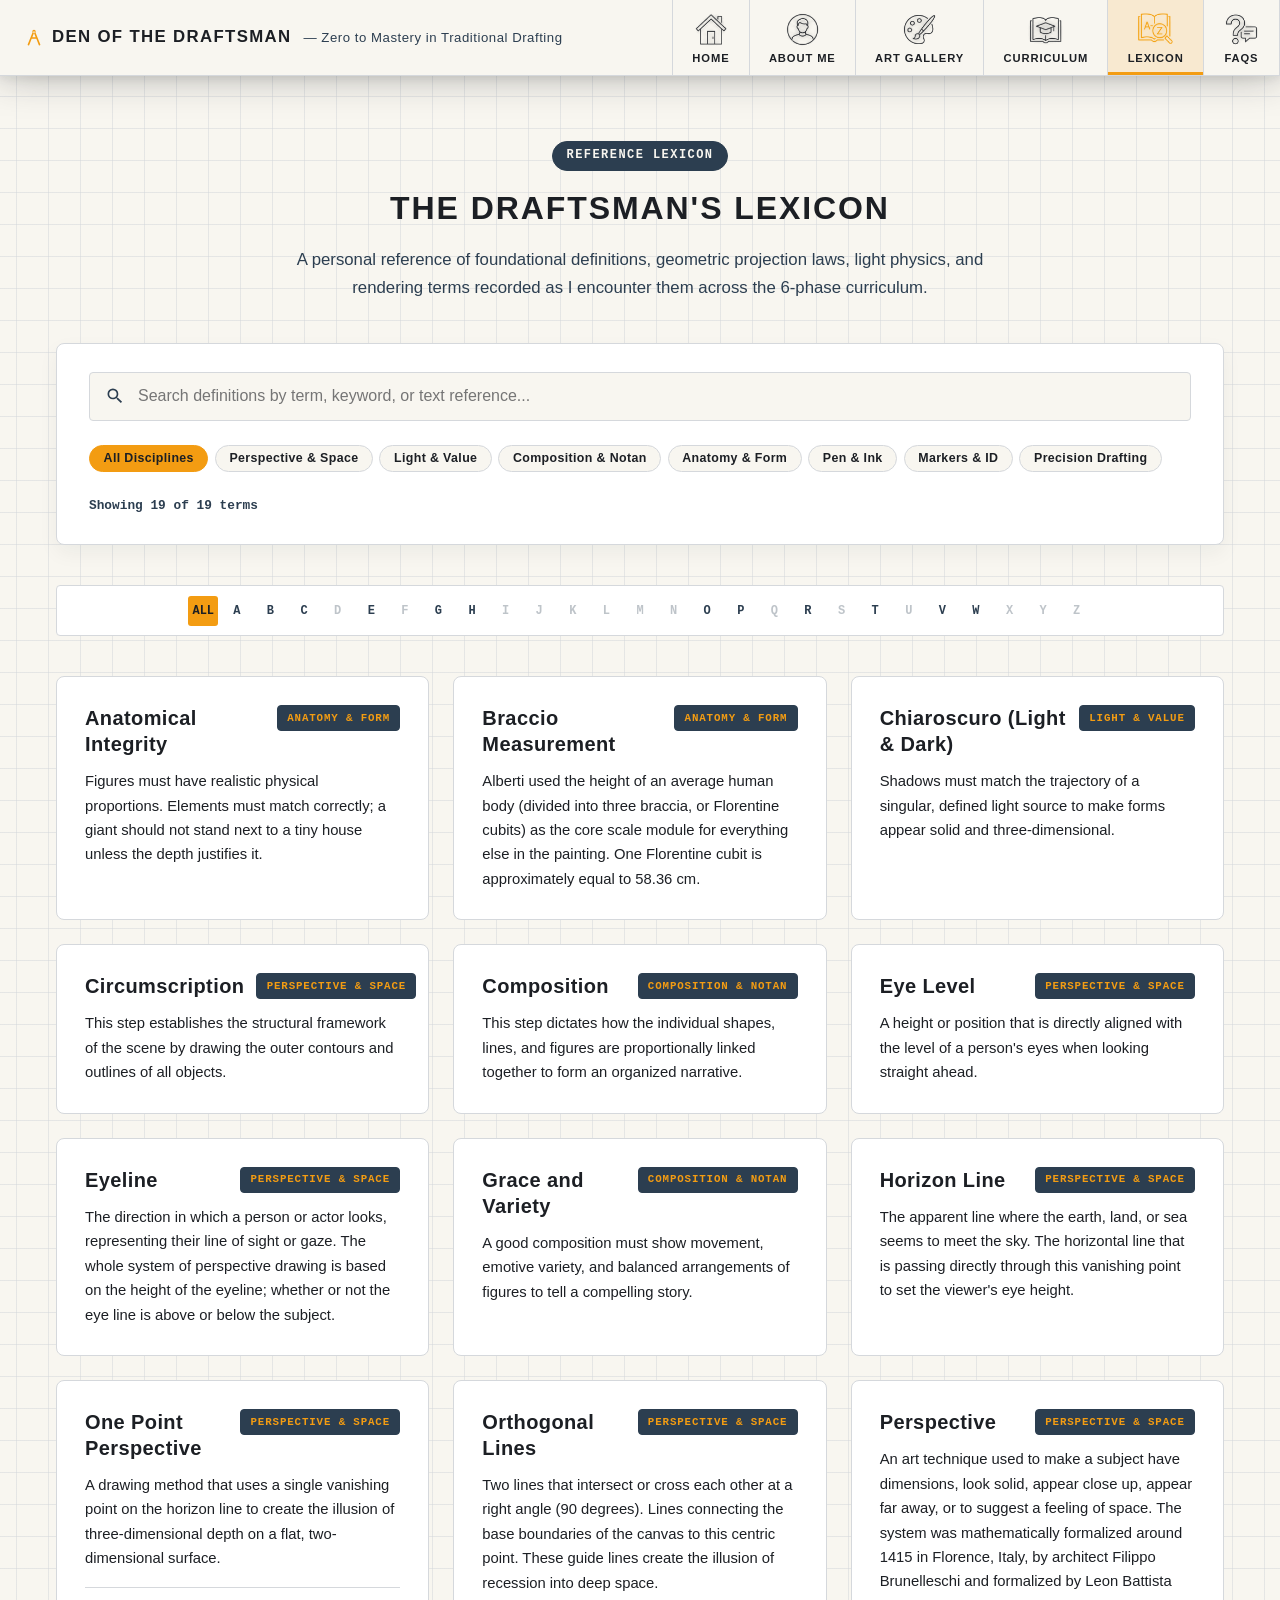
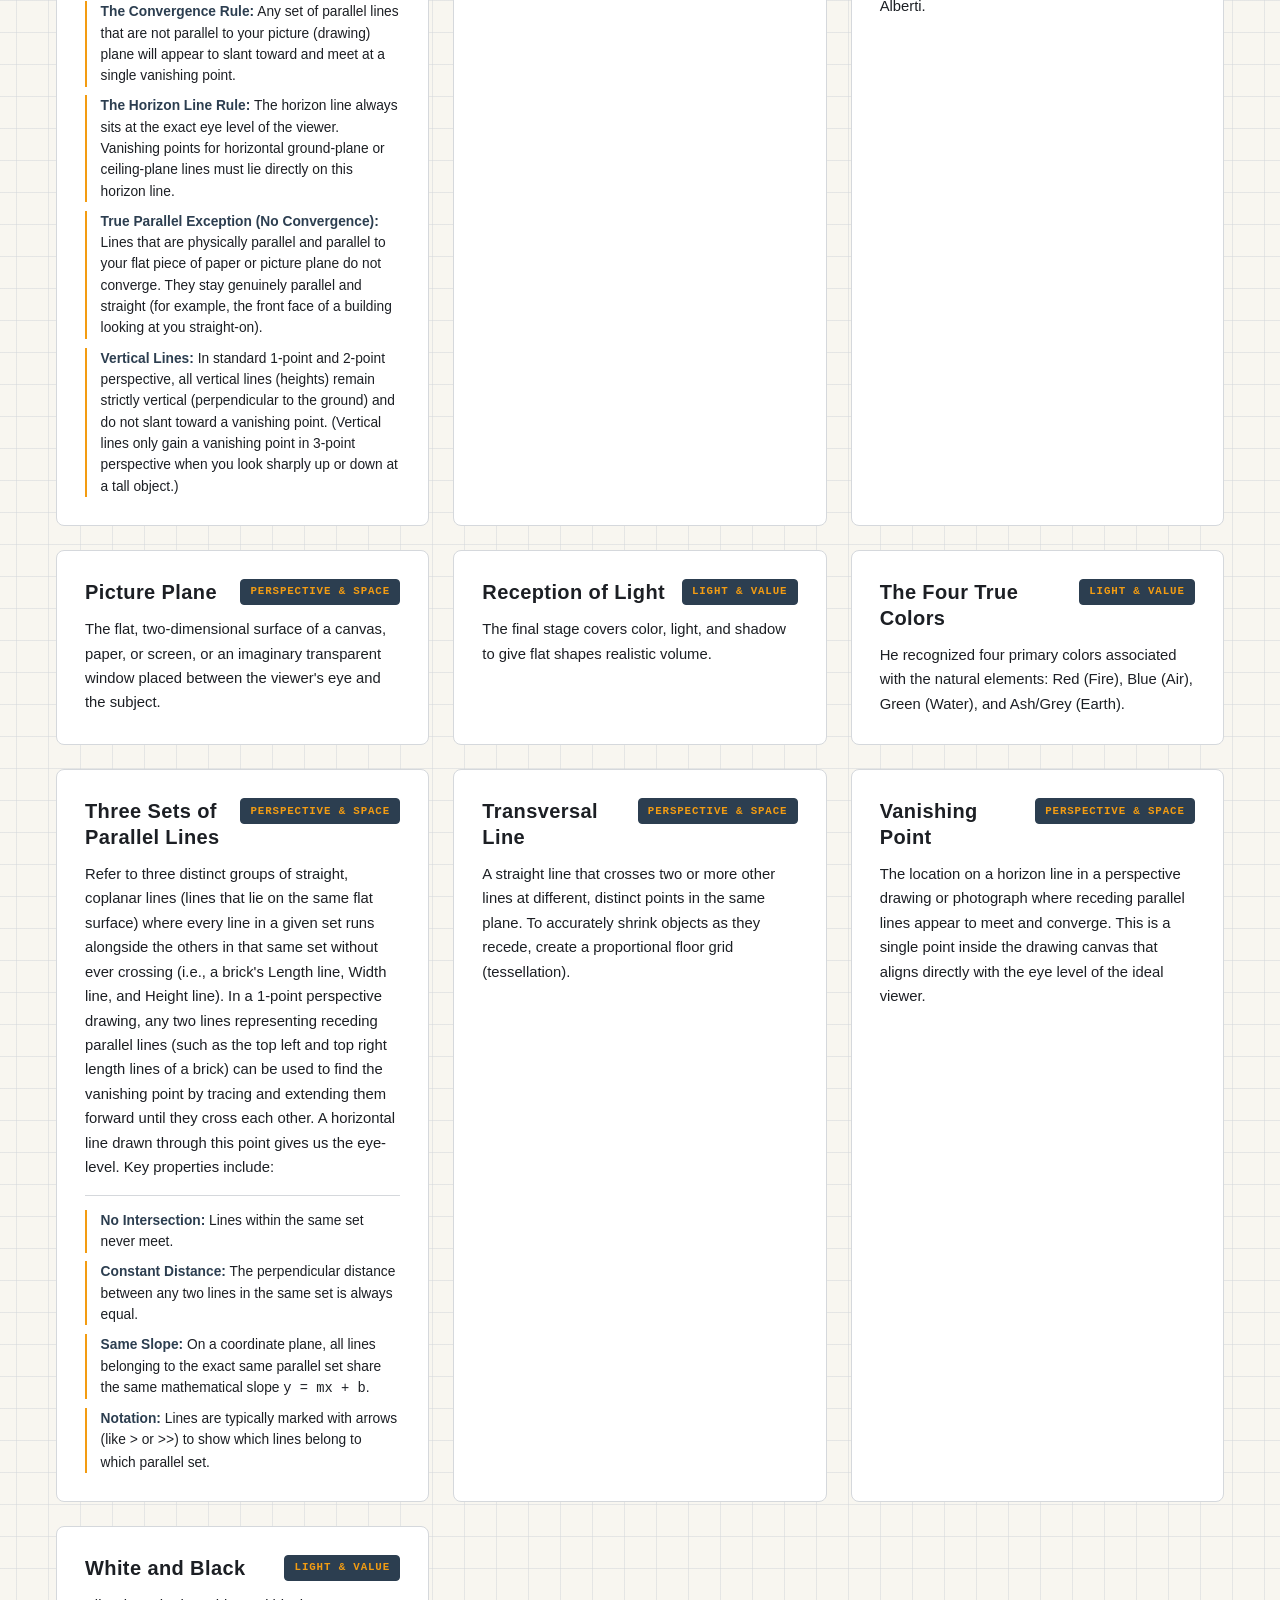
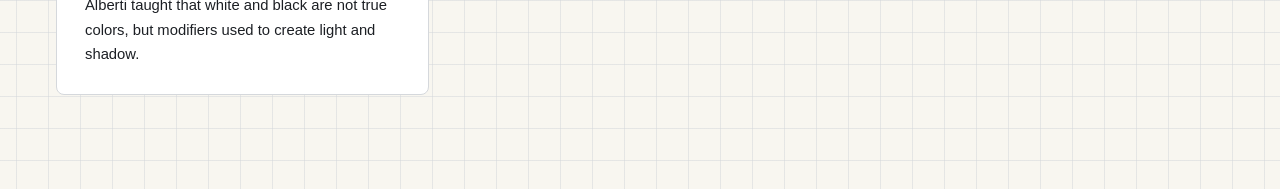
<file: dictionary.html>
<!DOCTYPE html>
<html lang="en">
<head>
  <meta charset="utf-8" />
  <meta name="viewport" content="width=device-width, initial-scale=1.0" />
  <title>The Draftsman's Lexicon &mdash; Den of the Draftsman</title>
  <meta name="description" content="A comprehensive reference dictionary of traditional drafting definitions, classical perspective principles, light physics, anatomy, ink rendering, and industrial design mechanics." />
  <link rel="stylesheet" href="css/style.css?v=9" />
</head>
<body>

  <!-- ======================================================================
       Site Header & Fixed Navigation Bar
       ====================================================================== -->
  <header id="site-header">
    <div class="brand-wrapper">
      <a href="index.html" class="brand-title">
        <svg viewBox="0 0 24 24" aria-hidden="true">
          <path d="M12 2a2 2 0 0 0-2 2c0 .38.11.74.3 1.05L4.5 19.5a1 1 0 0 0 1.8.88L9.2 13h5.6l2.9 7.38a1 1 0 0 0 1.8-.88L13.7 5.05c.19-.31.3-.67.3-1.05a2 2 0 0 0-2-2zm0 2c.55 0 1 .45 1 1s-.45 1-1 1-1-.45-1-1 .45-1 1-1zm-2 7 2-5.08 2 5.08h-4z"/>
        </svg>
        Den of the Draftsman
      </a>
      <span class="brand-tagline">&mdash; Zero to Mastery in Traditional Drafting</span>
    </div>

    <nav aria-label="Main Navigation">
      <ul class="nav-menu">
        <li>
          <a href="index.html" class="nav-link">
            <img src="images/icons/nav-home.png" alt="" class="nav-icon" aria-hidden="true" />
            <span>HOME</span>
          </a>
        </li>
        <li>
          <a href="about.html" class="nav-link">
            <img src="images/icons/nav-about.png" alt="" class="nav-icon" aria-hidden="true" />
            <span>ABOUT ME</span>
          </a>
        </li>
        <li>
          <a href="gallery.html" class="nav-link">
            <img src="images/icons/nav-gallery.png" alt="" class="nav-icon" aria-hidden="true" />
            <span>ART GALLERY</span>
          </a>
        </li>
        <li>
          <a href="curriculum.html" class="nav-link">
            <img src="images/icons/nav-curriculum.png" alt="" class="nav-icon" aria-hidden="true" />
            <span>CURRICULUM</span>
          </a>
        </li>
        <li>
          <a href="dictionary.html" class="nav-link active">
            <img src="images/icons/nav-lexicon.png" alt="" class="nav-icon" aria-hidden="true" />
            <span>LEXICON</span>
          </a>
        </li>
        <li>
          <a href="faq.html" class="nav-link">
            <img src="images/icons/nav-faq.png" alt="" class="nav-icon" aria-hidden="true" />
            <span>FAQs</span>
          </a>
        </li>
      </ul>
    </nav>
  </header>

  <!-- ======================================================================
       Main Content Area: The Draftsman's Lexicon
       ====================================================================== -->
  <main id="main-content">
    <div class="lexicon-page">
      <div class="container">

        <!-- Page Header -->
        <div class="section-header">
          <span class="section-tag">Reference Lexicon</span>
          <h1 class="section-title">The Draftsman's Lexicon</h1>
          <p class="section-desc">
            A personal reference of foundational definitions, geometric projection laws, light physics, and rendering terms recorded as I encounter them across the 6-phase curriculum.
          </p>
        </div>

        <!-- Interactive Toolbar: Search & Category Filters -->
        <div class="lexicon-toolbar">
          
          <!-- Real-time Search Box -->
          <div class="search-box-wrapper">
            <input type="text" id="lexicon-search" class="search-input" placeholder="Search definitions by term, keyword, or text reference..." autocomplete="off" />
            <svg viewBox="0 0 24 24" class="search-icon" aria-hidden="true">
              <path d="M15.5 14h-.79l-.28-.27A6.471 6.471 0 0 0 16 9.5 6.5 6.5 0 1 0 9.5 16c1.61 0 3.09-.59 4.23-1.57l.27.28v.79l5 4.99L20.49 19l-4.99-5zm-6 0C7.01 14 5 11.99 5 9.5S7.01 5 9.5 5 14 7.01 14 9.5 11.99 14 9.5 14z"/>
            </svg>
            <button type="button" id="search-clear" class="search-clear-btn" aria-label="Clear search">
              <svg viewBox="0 0 24 24" width="14" height="14" fill="currentColor"><path d="M19 6.41 17.59 5 12 10.59 6.41 5 5 6.41 10.59 12 5 17.59 6.41 19 12 13.41 17.59 19 19 17.59 13.41 12z"/></svg>
            </button>
          </div>

          <!-- Category Filter Pills & Counter -->
          <div class="lexicon-filter-row">
            <div class="category-pills" id="category-pills">
              <button type="button" class="cat-pill active" data-category="all">All Disciplines</button>
              <button type="button" class="cat-pill" data-category="perspective">Perspective &amp; Space</button>
              <button type="button" class="cat-pill" data-category="light-value">Light &amp; Value</button>
              <button type="button" class="cat-pill" data-category="composition">Composition &amp; Notan</button>
              <button type="button" class="cat-pill" data-category="anatomy">Anatomy &amp; Form</button>
              <button type="button" class="cat-pill" data-category="inking">Pen &amp; Ink</button>
              <button type="button" class="cat-pill" data-category="markers">Markers &amp; ID</button>
              <button type="button" class="cat-pill" data-category="drafting">Precision Drafting</button>
            </div>

            <div class="lexicon-counter" id="lexicon-count">
              Showing 19 of 19 terms
            </div>
          </div>

        </div>

        <!-- Alphabetical Quick-Jump Strip -->
        <nav class="alpha-jump-bar" aria-label="Alphabetical Jump">
          <button type="button" class="alpha-btn active" data-letter="all">ALL</button>
          <button type="button" class="alpha-btn" data-letter="A">A</button>
          <button type="button" class="alpha-btn" data-letter="B">B</button>
          <button type="button" class="alpha-btn" data-letter="C">C</button>
          <button type="button" class="alpha-btn" data-letter="D">D</button>
          <button type="button" class="alpha-btn" data-letter="E">E</button>
          <button type="button" class="alpha-btn" data-letter="F">F</button>
          <button type="button" class="alpha-btn" data-letter="G">G</button>
          <button type="button" class="alpha-btn" data-letter="H">H</button>
          <button type="button" class="alpha-btn" data-letter="I">I</button>
          <button type="button" class="alpha-btn" data-letter="J">J</button>
          <button type="button" class="alpha-btn" data-letter="K">K</button>
          <button type="button" class="alpha-btn" data-letter="L">L</button>
          <button type="button" class="alpha-btn" data-letter="M">M</button>
          <button type="button" class="alpha-btn" data-letter="N">N</button>
          <button type="button" class="alpha-btn" data-letter="O">O</button>
          <button type="button" class="alpha-btn" data-letter="P">P</button>
          <button type="button" class="alpha-btn" data-letter="Q">Q</button>
          <button type="button" class="alpha-btn" data-letter="R">R</button>
          <button type="button" class="alpha-btn" data-letter="S">S</button>
          <button type="button" class="alpha-btn" data-letter="T">T</button>
          <button type="button" class="alpha-btn" data-letter="U">U</button>
          <button type="button" class="alpha-btn" data-letter="V">V</button>
          <button type="button" class="alpha-btn" data-letter="W">W</button>
          <button type="button" class="alpha-btn" data-letter="X">X</button>
          <button type="button" class="alpha-btn" data-letter="Y">Y</button>
          <button type="button" class="alpha-btn" data-letter="Z">Z</button>
        </nav>

        <!-- ==============================================================
             Dictionary Term Cards Grid
             HOW TO ADD A NEW TERM:
             Run `./add-term.sh` in your terminal to interactively add a new
             term in alphabetical order and update the term counter.
             ============================================================== -->
        <div class="lexicon-grid" id="lexicon-grid">

          <!-- Anatomical Integrity -->
          <article class="term-card" data-term="Anatomical Integrity" data-category="anatomy">
            <div>
              <div class="term-header">
                <h3 class="term-name">Anatomical Integrity</h3>
                <span class="term-category-badge">Anatomy &amp; Form</span>
              </div>
              <p class="term-definition">
                Figures must have realistic physical proportions. Elements must match correctly; a giant should not stand next to a tiny house unless the depth justifies it.
              </p>
            </div>
          </article>

          <!-- Braccio Measurement -->
          <article class="term-card" data-term="Braccio Measurement" data-category="anatomy">
            <div>
              <div class="term-header">
                <h3 class="term-name">Braccio Measurement</h3>
                <span class="term-category-badge">Anatomy &amp; Form</span>
              </div>
              <p class="term-definition">
                Alberti used the height of an average human body (divided into three braccia, or Florentine cubits) as the core scale module for everything else in the painting. One Florentine cubit is approximately equal to 58.36 cm.
              </p>
            </div>
          </article>

          <!-- Chiaroscuro (Light & Dark) -->
          <article class="term-card" data-term="Chiaroscuro (Light & Dark)" data-category="light-value">
            <div>
              <div class="term-header">
                <h3 class="term-name">Chiaroscuro (Light &amp; Dark)</h3>
                <span class="term-category-badge">Light &amp; Value</span>
              </div>
              <p class="term-definition">
                Shadows must match the trajectory of a singular, defined light source to make forms appear solid and three-dimensional.
              </p>
            </div>
          </article>

          <!-- Circumscription -->
          <article class="term-card" data-term="Circumscription" data-category="perspective">
            <div>
              <div class="term-header">
                <h3 class="term-name">Circumscription</h3>
                <span class="term-category-badge">Perspective &amp; Space</span>
              </div>
              <p class="term-definition">
                This step establishes the structural framework of the scene by drawing the outer contours and outlines of all objects.
              </p>
            </div>
          </article>

          <!-- Composition -->
          <article class="term-card" data-term="Composition" data-category="composition">
            <div>
              <div class="term-header">
                <h3 class="term-name">Composition</h3>
                <span class="term-category-badge">Composition &amp; Notan</span>
              </div>
              <p class="term-definition">
                This step dictates how the individual shapes, lines, and figures are proportionally linked together to form an organized narrative.
              </p>
            </div>
          </article>

          <!-- Eye Level -->
          <article class="term-card" data-term="Eye Level" data-category="perspective">
            <div>
              <div class="term-header">
                <h3 class="term-name">Eye Level</h3>
                <span class="term-category-badge">Perspective &amp; Space</span>
              </div>
              <p class="term-definition">
                A height or position that is directly aligned with the level of a person's eyes when looking straight ahead.
              </p>
            </div>
          </article>

          <!-- Eyeline -->
          <article class="term-card" data-term="Eyeline" data-category="perspective">
            <div>
              <div class="term-header">
                <h3 class="term-name">Eyeline</h3>
                <span class="term-category-badge">Perspective &amp; Space</span>
              </div>
              <p class="term-definition">
                The direction in which a person or actor looks, representing their line of sight or gaze. The whole system of perspective drawing is based on the height of the eyeline; whether or not the eye line is above or below the subject.
              </p>
            </div>
          </article>

          <!-- Grace and Variety -->
          <article class="term-card" data-term="Grace and Variety" data-category="composition">
            <div>
              <div class="term-header">
                <h3 class="term-name">Grace and Variety</h3>
                <span class="term-category-badge">Composition &amp; Notan</span>
              </div>
              <p class="term-definition">
                A good composition must show movement, emotive variety, and balanced arrangements of figures to tell a compelling story.
              </p>
            </div>
          </article>

          <!-- Horizon Line -->
          <article class="term-card" data-term="Horizon Line" data-category="perspective">
            <div>
              <div class="term-header">
                <h3 class="term-name">Horizon Line</h3>
                <span class="term-category-badge">Perspective &amp; Space</span>
              </div>
              <p class="term-definition">
                The apparent line where the earth, land, or sea seems to meet the sky. The horizontal line that is passing directly through this vanishing point to set the viewer's eye height.
              </p>
            </div>
          </article>

          <!-- One Point Perspective -->
          <article class="term-card" data-term="One Point Perspective" data-category="perspective">
            <div>
              <div class="term-header">
                <h3 class="term-name">One Point Perspective</h3>
                <span class="term-category-badge">Perspective &amp; Space</span>
              </div>
              <p class="term-definition">
                A drawing method that uses a single vanishing point on the horizon line to create the illusion of three-dimensional depth on a flat, two-dimensional surface.
              </p>
              <ul class="term-sublist">
                <li><strong>The Convergence Rule:</strong> Any set of parallel lines that are not parallel to your picture (drawing) plane will appear to slant toward and meet at a single vanishing point.</li>
                <li><strong>The Horizon Line Rule:</strong> The horizon line always sits at the exact eye level of the viewer. Vanishing points for horizontal ground-plane or ceiling-plane lines must lie directly on this horizon line.</li>
                <li><strong>True Parallel Exception (No Convergence):</strong> Lines that are physically parallel and parallel to your flat piece of paper or picture plane do not converge. They stay genuinely parallel and straight (for example, the front face of a building looking at you straight-on).</li>
                <li><strong>Vertical Lines:</strong> In standard 1-point and 2-point perspective, all vertical lines (heights) remain strictly vertical (perpendicular to the ground) and do not slant toward a vanishing point. (Vertical lines only gain a vanishing point in 3-point perspective when you look sharply up or down at a tall object.)</li>
              </ul>
            </div>
          </article>

          <!-- Orthogonal Lines -->
          <article class="term-card" data-term="Orthogonal Lines" data-category="perspective">
            <div>
              <div class="term-header">
                <h3 class="term-name">Orthogonal Lines</h3>
                <span class="term-category-badge">Perspective &amp; Space</span>
              </div>
              <p class="term-definition">
                Two lines that intersect or cross each other at a right angle (90 degrees). Lines connecting the base boundaries of the canvas to this centric point. These guide lines create the illusion of recession into deep space.
              </p>
            </div>
          </article>

          <!-- Perspective -->
          <article class="term-card" data-term="Perspective" data-category="perspective">
            <div>
              <div class="term-header">
                <h3 class="term-name">Perspective</h3>
                <span class="term-category-badge">Perspective &amp; Space</span>
              </div>
              <p class="term-definition">
                An art technique used to make a subject have dimensions, look solid, appear close up, appear far away, or to suggest a feeling of space. The system was mathematically formalized around 1415 in Florence, Italy, by architect Filippo Brunelleschi and formalized by Leon Battista Alberti.
              </p>
            </div>
          </article>

          <!-- Picture Plane -->
          <article class="term-card" data-term="Picture Plane" data-category="perspective">
            <div>
              <div class="term-header">
                <h3 class="term-name">Picture Plane</h3>
                <span class="term-category-badge">Perspective &amp; Space</span>
              </div>
              <p class="term-definition">
                The flat, two-dimensional surface of a canvas, paper, or screen, or an imaginary transparent window placed between the viewer's eye and the subject.
              </p>
            </div>
          </article>

          <!-- Reception of Light -->
          <article class="term-card" data-term="Reception of Light" data-category="light-value">
            <div>
              <div class="term-header">
                <h3 class="term-name">Reception of Light</h3>
                <span class="term-category-badge">Light &amp; Value</span>
              </div>
              <p class="term-definition">
                The final stage covers color, light, and shadow to give flat shapes realistic volume.
              </p>
            </div>
          </article>

          <!-- The Four True Colors -->
          <article class="term-card" data-term="The Four True Colors" data-category="light-value">
            <div>
              <div class="term-header">
                <h3 class="term-name">The Four True Colors</h3>
                <span class="term-category-badge">Light &amp; Value</span>
              </div>
              <p class="term-definition">
                He recognized four primary colors associated with the natural elements: Red (Fire), Blue (Air), Green (Water), and Ash/Grey (Earth).
              </p>
            </div>
          </article>

          <!-- Three Sets of Parallel Lines -->
          <article class="term-card" data-term="Three Sets of Parallel Lines" data-category="perspective">
            <div>
              <div class="term-header">
                <h3 class="term-name">Three Sets of Parallel Lines</h3>
                <span class="term-category-badge">Perspective &amp; Space</span>
              </div>
              <p class="term-definition">
                Refer to three distinct groups of straight, coplanar lines (lines that lie on the same flat surface) where every line in a given set runs alongside the others in that same set without ever crossing (i.e., a brick's Length line, Width line, and Height line). In a 1-point perspective drawing, any two lines representing receding parallel lines (such as the top left and top right length lines of a brick) can be used to find the vanishing point by tracing and extending them forward until they cross each other. A horizontal line drawn through this point gives us the eye-level. Key properties include:
              </p>
              <ul class="term-sublist">
                <li><strong>No Intersection:</strong> Lines within the same set never meet.</li>
                <li><strong>Constant Distance:</strong> The perpendicular distance between any two lines in the same set is always equal.</li>
                <li><strong>Same Slope:</strong> On a coordinate plane, all lines belonging to the exact same parallel set share the same mathematical slope <code>y = mx + b</code>.</li>
                <li><strong>Notation:</strong> Lines are typically marked with arrows (like <code>&gt;</code> or <code>&gt;&gt;</code>) to show which lines belong to which parallel set.</li>
              </ul>
            </div>
          </article>

          <!-- Transversal Line -->
          <article class="term-card" data-term="Transversal Line" data-category="perspective">
            <div>
              <div class="term-header">
                <h3 class="term-name">Transversal Line</h3>
                <span class="term-category-badge">Perspective &amp; Space</span>
              </div>
              <p class="term-definition">
                A straight line that crosses two or more other lines at different, distinct points in the same plane. To accurately shrink objects as they recede, create a proportional floor grid (tessellation).
              </p>
            </div>
          </article>

          <!-- Vanishing Point -->
          <article class="term-card" data-term="Vanishing Point" data-category="perspective">
            <div>
              <div class="term-header">
                <h3 class="term-name">Vanishing Point</h3>
                <span class="term-category-badge">Perspective &amp; Space</span>
              </div>
              <p class="term-definition">
                The location on a horizon line in a perspective drawing or photograph where receding parallel lines appear to meet and converge. This is a single point inside the drawing canvas that aligns directly with the eye level of the ideal viewer.
              </p>
            </div>
          </article>

          <!-- White and Black -->
          <article class="term-card" data-term="White and Black" data-category="light-value">
            <div>
              <div class="term-header">
                <h3 class="term-name">White and Black</h3>
                <span class="term-category-badge">Light &amp; Value</span>
              </div>
              <p class="term-definition">
                Alberti taught that white and black are not true colors, but modifiers used to create light and shadow.
              </p>
            </div>
          </article>

          <!-- Empty Lexicon State (Automatically hidden once any <article class="term-card"> is added) -->
          <div id="lexicon-empty-state" class="gallery-empty-state is-hidden" style="grid-column: 1 / -1; width: 100%;">
            <h2 class="gallery-empty-title">Lexicon Currently Empty</h2>
            <p class="gallery-empty-desc">
              Definitions, technical terms, and drafting principles will be added here as I come across them in my studies.
            </p>
          </div>

          <!-- No Results Fallback State (Only shown when terms exist but none match a search filter) -->
          <div id="lexicon-no-results" class="no-results-msg" role="status">
            <h4>No matching definitions found</h4>
            <p>Try searching for a different keyword, checking your spelling, or selecting "All Disciplines".</p>
            <button type="button" class="btn-secondary" onclick="document.getElementById('search-clear').click()">Reset Search</button>
          </div>

        </div>

      </div>
    </div>
  </main>

  <!-- ======================================================================
       Slide-out Drawer Panel (About / Contact)
       ====================================================================== -->
  <aside id="drawer-panel" aria-hidden="true" aria-labelledby="drawer-title">
    <div class="drawer-inner">
      <button type="button" id="drawer-close" class="drawer-close-btn" aria-label="Close drawer">
        <svg viewBox="0 0 24 24" aria-hidden="true"><path d="M19 6.41 17.59 5 12 10.59 6.41 5 5 6.41 10.59 12 5 17.59 6.41 19 12 13.41 17.59 19 19 17.59 13.41 12z"/></svg>
      </button>

      <!-- Left Column: About & Socials -->
      <div class="drawer-section">
        <h2 id="drawer-title">About Den of the Draftsman</h2>
        <p>
          Den of the Draftsman is dedicated to mastering traditional drafting, precision technical illustration, mechanical exploded views, and classical drawing disciplines.
        </p>
        <p>
          The Draftsman's Lexicon is maintained alongside our active curriculum studies, capturing every core term, geometric projection law, and rendering mechanic for easy review.
        </p>

        <h2>Connect &amp; Support</h2>
        <p>Watch live drafting sessions, study process logs, and back new commissions:</p>
        <ul class="drawer-social-list">
          <li>
            <a href="https://www.youtube.com/@denofthedraftsman" target="_blank" rel="noopener noreferrer" title="YouTube" aria-label="YouTube">
              <svg viewBox="0 0 24 24" aria-hidden="true"><path d="M23.498 6.186a3.016 3.016 0 0 0-2.122-2.136C19.505 3.5 12 3.5 12 3.5s-7.505 0-9.377.55a3.016 3.016 0 0 0-2.122 2.136C0 8.07 0 12 0 12s0 3.93.502 5.814a3.016 3.016 0 0 0 2.122 2.136c1.871.55 9.376.55 9.376.55s7.505 0 9.377-.55a3.015 3.015 0 0 0 2.122-2.136C24 15.93 24 12 24 12s0-3.93-.502-5.814zM9.545 15.568V8.432L15.818 12l-6.273 3.568z"/></svg>
            </a>
          </li>
          <li>
            <a href="https://www.twitch.tv/denofthedraftsman" target="_blank" rel="noopener noreferrer" title="Twitch" aria-label="Twitch">
              <svg viewBox="0 0 24 24" aria-hidden="true"><path d="M11.571 4.714h1.715v5.143H11.57zm4.715 0H18v5.143h-1.714zM6 0L1.714 4.286v15.428h5.143V24l4.286-4.286h3.428L22.286 12V0zm14.571 11.143l-3.428 3.428h-3.429l-3 3v-3H6.857V1.714h13.714Z"/></svg>
            </a>
          </li>
          <li>
            <a href="https://x.com/denofdraftsman" target="_blank" rel="noopener noreferrer" title="Twitter / X" aria-label="Twitter / X">
              <svg viewBox="0 0 24 24" aria-hidden="true"><path d="M18.244 2.25h3.308l-7.227 8.26 8.502 11.24H16.17l-5.214-6.817L4.99 21.75H1.68l7.73-8.835L1.254 2.25H8.08l4.713 6.231zm-1.161 17.52h1.833L7.084 4.126H5.117z"/></svg>
            </a>
          </li>
          <li>
            <a href="https://www.instagram.com/denofthedraftsman" target="_blank" rel="noopener noreferrer" title="Instagram" aria-label="Instagram">
              <svg viewBox="0 0 24 24" aria-hidden="true"><path d="M12 2.163c3.204 0 3.584.012 4.85.07 3.252.148 4.771 1.691 4.919 4.919.058 1.265.069 1.645.069 4.849 0 3.205-.012 3.584-.069 4.849-.149 3.225-1.664 4.771-4.919 4.919-1.266.058-1.644.07-4.85.07-3.204 0-3.584-.012-4.849-.07-3.26-.149-4.771-1.699-4.919-4.92-.058-1.265-.07-1.644-.07-4.849 0-3.204.013-3.583.07-4.849.149-3.227 1.664-4.771 4.919-4.919 1.266-.057 1.645-.069 4.849-.069zm0-2.163c-3.259 0-3.667.014-4.947.072-4.358.2-6.78 2.618-6.98 6.98-.059 1.281-.073 1.689-.073 4.948 0 3.259.014 3.668.072 4.948.2 4.358 2.618 6.78 6.98 6.98 1.281.058 1.689.072 4.948.072 3.259 0 3.668-.014 4.948-.072 4.354-.2 6.782-2.618 6.979-6.98.059-1.28.073-1.689.073-4.948 0-3.259-.014-3.667-.072-4.947-.196-4.354-2.617-6.78-6.979-6.98-1.281-.059-1.69-.073-4.949-.073zm0 5.838c-3.403 0-6.162 2.759-6.162 6.162s2.759 6.163 6.162 6.163 6.162-2.759 6.162-6.163c0-3.403-2.759-6.162-6.162-6.162zm0 10.162c-2.209 0-4-1.79-4-4 0-2.209 1.791-4 4-4s4 1.791 4 4c0 2.21-1.791 4-4 4zm6.406-11.845c-.796 0-1.441.645-1.441 1.44s.645 1.44 1.441 1.44c.795 0 1.439-.645 1.439-1.44s-.644-1.44-1.439-1.44z"/></svg>
            </a>
          </li>
          <li>
            <a href="https://www.patreon.com/profile/creators?u=231767646" target="_blank" rel="noopener noreferrer" title="Patreon" aria-label="Patreon">
              <svg viewBox="0 0 24 24" aria-hidden="true"><path d="M15.386.5C9.645.5 5 5.146 5 10.887c0 5.688 4.645 10.334 10.386 10.334 5.688 0 10.334-4.646 10.334-10.334C25.72 5.146 21.074.5 15.386.5zM0 23.5h4.15V.5H0z"/></svg>
            </a>
          </li>
        </ul>

        <p class="copyright-text">
          &copy; Den of the Draftsman. All rights reserved.
        </p>
      </div>

      <!-- Right Column: Direct Contact Form -->
      <div class="drawer-section">
        <h2>Inquiries &amp; Commissions</h2>
        <form id="contact-form" class="contact-form" method="post" action="#">
          <div class="form-row">
            <div class="form-group">
              <input type="text" name="name" class="form-control" placeholder="Your Name" required />
            </div>
            <div class="form-group">
              <input type="email" name="email" class="form-control" placeholder="Your Email" required />
            </div>
          </div>
          <div class="form-group">
            <textarea name="message" class="form-control" rows="4" placeholder="Your Message or Project Scope" required></textarea>
          </div>
          <button type="submit" class="btn-primary">Send Message</button>
        </form>
      </div>
    </div>
  </aside>

  <script src="js/app.js"></script>
</body>
</html>
</file>
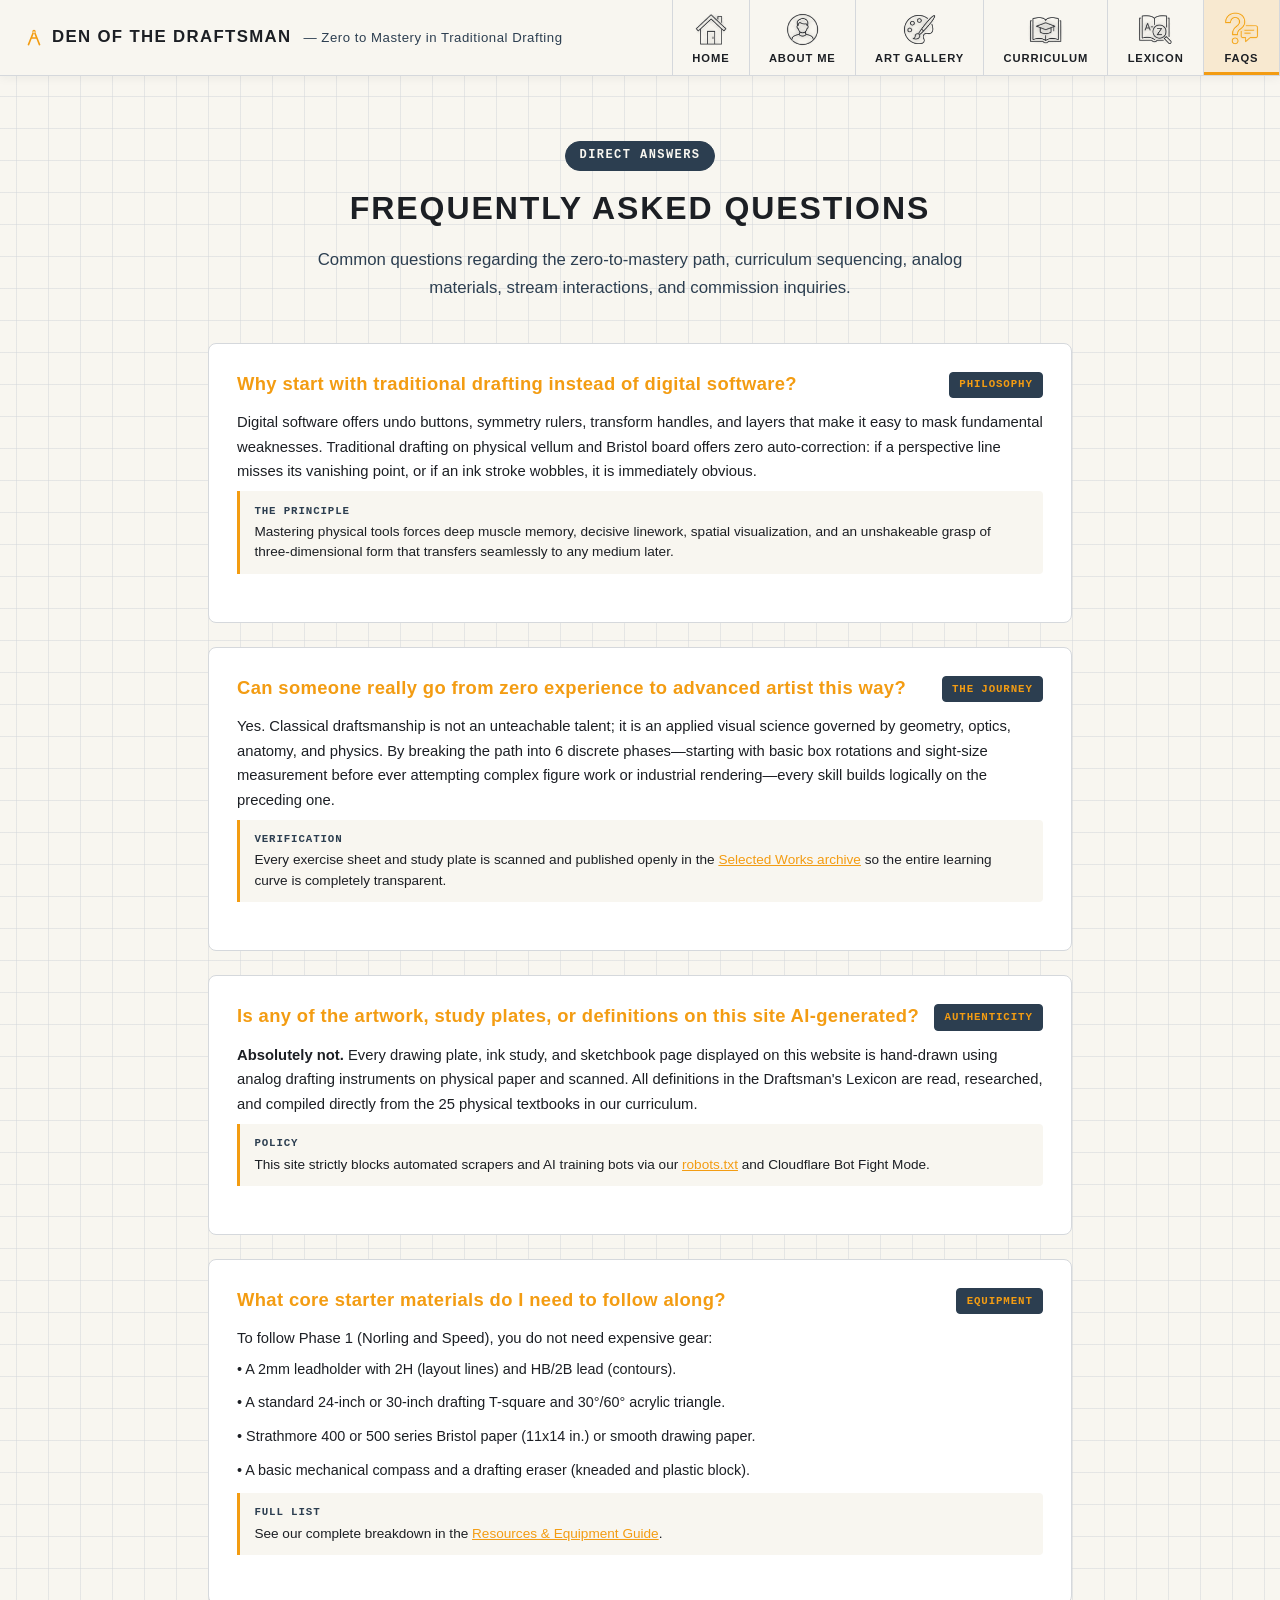
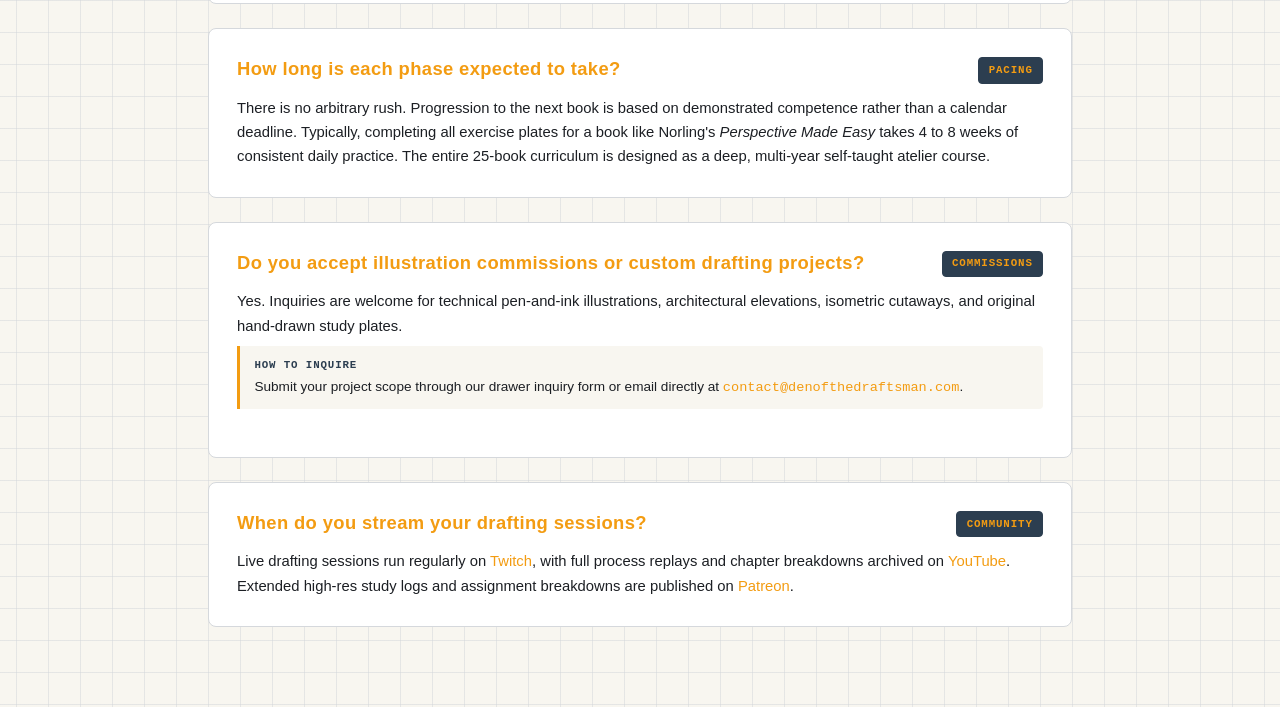
<file: faq.html>
<!DOCTYPE html>
<html lang="en">
<head>
  <meta charset="utf-8" />
  <meta name="viewport" content="width=device-width, initial-scale=1.0" />
  <title>Frequently Asked Questions &mdash; Den of the Draftsman</title>
  <meta name="description" content="Answers to common questions about starting traditional drafting from zero, the 25-book curriculum, recommended physical tools, live streaming, and commissions." />
  <link rel="stylesheet" href="css/style.css?v=9" />
</head>
<body>

  <!-- ======================================================================
       Site Header & Main Navigation Bar
       ====================================================================== -->
  <header id="site-header">
    <div class="brand-wrapper">
      <a href="index.html" class="brand-title">
        <svg viewBox="0 0 24 24" aria-hidden="true">
          <path d="M12 2a2 2 0 0 0-2 2c0 .38.11.74.3 1.05L4.5 19.5a1 1 0 0 0 1.8.88L9.2 13h5.6l2.9 7.38a1 1 0 0 0 1.8-.88L13.7 5.05c.19-.31.3-.67.3-1.05a2 2 0 0 0-2-2zm0 2c.55 0 1 .45 1 1s-.45 1-1 1-1-.45-1-1 .45-1 1-1zm-2 7 2-5.08 2 5.08h-4z"/>
        </svg>
        Den of the Draftsman
      </a>
      <span class="brand-tagline">&mdash; Zero to Mastery in Traditional Drafting</span>
    </div>

    <nav aria-label="Main Navigation">
      <ul class="nav-menu">
        <li>
          <a href="index.html" class="nav-link">
            <img src="images/icons/nav-home.png" alt="" class="nav-icon" aria-hidden="true" />
            <span>HOME</span>
          </a>
        </li>
        <li>
          <a href="about.html" class="nav-link">
            <img src="images/icons/nav-about.png" alt="" class="nav-icon" aria-hidden="true" />
            <span>ABOUT ME</span>
          </a>
        </li>
        <li>
          <a href="gallery.html" class="nav-link">
            <img src="images/icons/nav-gallery.png" alt="" class="nav-icon" aria-hidden="true" />
            <span>ART GALLERY</span>
          </a>
        </li>
        <li>
          <a href="curriculum.html" class="nav-link">
            <img src="images/icons/nav-curriculum.png" alt="" class="nav-icon" aria-hidden="true" />
            <span>CURRICULUM</span>
          </a>
        </li>
        <li>
          <a href="dictionary.html" class="nav-link">
            <img src="images/icons/nav-lexicon.png" alt="" class="nav-icon" aria-hidden="true" />
            <span>LEXICON</span>
          </a>
        </li>
        <li>
          <a href="faq.html" class="nav-link active">
            <img src="images/icons/nav-faq.png" alt="" class="nav-icon" aria-hidden="true" />
            <span>FAQs</span>
          </a>
        </li>
      </ul>
    </nav>
  </header>

  <!-- ======================================================================
       Main Content Area: FAQ Page
       ====================================================================== -->
  <main id="main-content">
    <div class="container" style="padding-top: 4rem; padding-bottom: 5rem;">

      <!-- Header -->
      <div class="section-header">
        <span class="section-tag">Direct Answers</span>
        <h1 class="section-title">Frequently Asked Questions</h1>
        <p class="section-desc">
          Common questions regarding the zero-to-mastery path, curriculum sequencing, analog materials, stream interactions, and commission inquiries.
        </p>
      </div>

      <!-- FAQ Accordion / Cards List -->
      <div class="curriculum-phases" style="max-width: 54rem; margin: 0 auto; gap: 1.5rem;">

        <!-- FAQ Item 1 -->
        <article class="book-card">
          <div class="term-header">
            <h2 class="term-name" style="font-size: 1.15rem; color: var(--accent);">Why start with traditional drafting instead of digital software?</h2>
            <span class="term-category-badge">Philosophy</span>
          </div>
          <p class="term-definition" style="margin-bottom: 0.5rem;">
            Digital software offers undo buttons, symmetry rulers, transform handles, and layers that make it easy to mask fundamental weaknesses. Traditional drafting on physical vellum and Bristol board offers zero auto-correction: if a perspective line misses its vanishing point, or if an ink stroke wobbles, it is immediately obvious.
          </p>
          <div class="term-drafting-note">
            <span class="term-note-label">The Principle</span>
            Mastering physical tools forces deep muscle memory, decisive linework, spatial visualization, and an unshakeable grasp of three-dimensional form that transfers seamlessly to any medium later.
          </div>
        </article>

        <!-- FAQ Item 2 -->
        <article class="book-card">
          <div class="term-header">
            <h2 class="term-name" style="font-size: 1.15rem; color: var(--accent);">Can someone really go from zero experience to advanced artist this way?</h2>
            <span class="term-category-badge">The Journey</span>
          </div>
          <p class="term-definition" style="margin-bottom: 0.5rem;">
            Yes. Classical draftsmanship is not an unteachable talent; it is an applied visual science governed by geometry, optics, anatomy, and physics. By breaking the path into 6 discrete phases—starting with basic box rotations and sight-size measurement before ever attempting complex figure work or industrial rendering—every skill builds logically on the preceding one.
          </p>
          <div class="term-drafting-note">
            <span class="term-note-label">Verification</span>
            Every exercise sheet and study plate is scanned and published openly in the <a href="gallery.html" style="color: var(--accent); text-decoration: underline;">Selected Works archive</a> so the entire learning curve is completely transparent.
          </div>
        </article>

        <!-- FAQ Item 3 -->
        <article class="book-card">
          <div class="term-header">
            <h2 class="term-name" style="font-size: 1.15rem; color: var(--accent);">Is any of the artwork, study plates, or definitions on this site AI-generated?</h2>
            <span class="term-category-badge">Authenticity</span>
          </div>
          <p class="term-definition" style="margin-bottom: 0.5rem;">
            <strong>Absolutely not.</strong> Every drawing plate, ink study, and sketchbook page displayed on this website is hand-drawn using analog drafting instruments on physical paper and scanned. All definitions in the Draftsman's Lexicon are read, researched, and compiled directly from the 25 physical textbooks in our curriculum.
          </p>
          <div class="term-drafting-note">
            <span class="term-note-label">Policy</span>
            This site strictly blocks automated scrapers and AI training bots via our <a href="robots.txt" style="color: var(--accent); text-decoration: underline;">robots.txt</a> and Cloudflare Bot Fight Mode.
          </div>
        </article>

        <!-- FAQ Item 4 -->
        <article class="book-card">
          <div class="term-header">
            <h2 class="term-name" style="font-size: 1.15rem; color: var(--accent);">What core starter materials do I need to follow along?</h2>
            <span class="term-category-badge">Equipment</span>
          </div>
          <p class="term-definition" style="margin-bottom: 0.5rem;">
            To follow Phase 1 (Norling and Speed), you do not need expensive gear:
          </p>
          <ul class="station-details" style="margin-bottom: 0.75rem;">
            <li>&bull; A 2mm leadholder with 2H (layout lines) and HB/2B lead (contours).</li>
            <li>&bull; A standard 24-inch or 30-inch drafting T-square and 30°/60° acrylic triangle.</li>
            <li>&bull; Strathmore 400 or 500 series Bristol paper (11x14 in.) or smooth drawing paper.</li>
            <li>&bull; A basic mechanical compass and a drafting eraser (kneaded and plastic block).</li>
          </ul>
          <div class="term-drafting-note">
            <span class="term-note-label">Full List</span>
            See our complete breakdown in the <a href="resources.html" style="color: var(--accent); text-decoration: underline;">Resources &amp; Equipment Guide</a>.
          </div>
        </article>

        <!-- FAQ Item 5 -->
        <article class="book-card">
          <div class="term-header">
            <h2 class="term-name" style="font-size: 1.15rem; color: var(--accent);">How long is each phase expected to take?</h2>
            <span class="term-category-badge">Pacing</span>
          </div>
          <p class="term-definition">
            There is no arbitrary rush. Progression to the next book is based on demonstrated competence rather than a calendar deadline. Typically, completing all exercise plates for a book like Norling's <em>Perspective Made Easy</em> takes 4 to 8 weeks of consistent daily practice. The entire 25-book curriculum is designed as a deep, multi-year self-taught atelier course.
          </p>
        </article>

        <!-- FAQ Item 6 -->
        <article class="book-card">
          <div class="term-header">
            <h2 class="term-name" style="font-size: 1.15rem; color: var(--accent);">Do you accept illustration commissions or custom drafting projects?</h2>
            <span class="term-category-badge">Commissions</span>
          </div>
          <p class="term-definition" style="margin-bottom: 0.5rem;">
            Yes. Inquiries are welcome for technical pen-and-ink illustrations, architectural elevations, isometric cutaways, and original hand-drawn study plates.
          </p>
          <div class="term-drafting-note">
            <span class="term-note-label">How to Inquire</span>
            Submit your project scope through our drawer inquiry form or email directly at <code style="color: var(--accent);">contact@denofthedraftsman.com</code>.
          </div>
        </article>

        <!-- FAQ Item 7 -->
        <article class="book-card">
          <div class="term-header">
            <h2 class="term-name" style="font-size: 1.15rem; color: var(--accent);">When do you stream your drafting sessions?</h2>
            <span class="term-category-badge">Community</span>
          </div>
          <p class="term-definition">
            Live drafting sessions run regularly on <a href="https://www.twitch.tv/denofthedraftsman" target="_blank" rel="noopener noreferrer" style="color: var(--accent);">Twitch</a>, with full process replays and chapter breakdowns archived on <a href="https://www.youtube.com/@denofthedraftsman" target="_blank" rel="noopener noreferrer" style="color: var(--accent);">YouTube</a>. Extended high-res study logs and assignment breakdowns are published on <a href="https://www.patreon.com/profile/creators?u=231767646" target="_blank" rel="noopener noreferrer" style="color: var(--accent);">Patreon</a>.
          </p>
        </article>

      </div>

    </div>
  </main>

  <script src="js/app.js"></script>
</body>
</html>
</file>
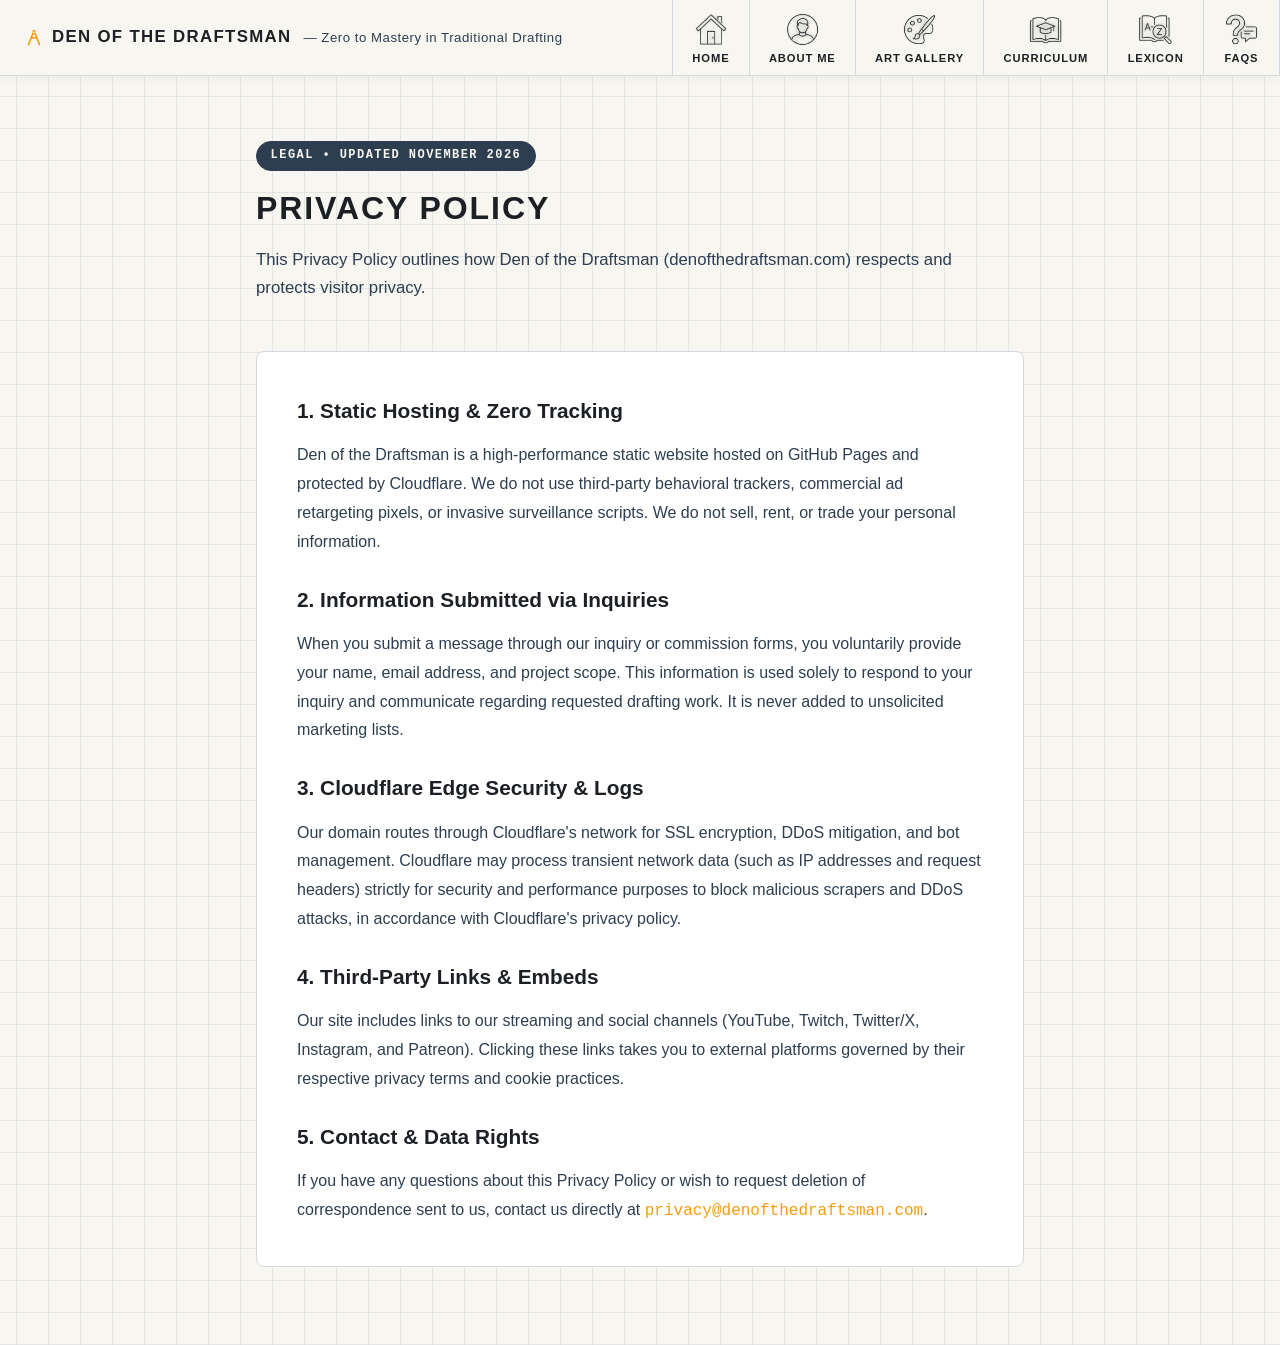
<file: privacy.html>
<!DOCTYPE html>
<html lang="en">
<head>
  <meta charset="utf-8" />
  <meta name="viewport" content="width=device-width, initial-scale=1.0" />
  <title>Privacy Policy &mdash; Den of the Draftsman</title>
  <meta name="description" content="Privacy Policy for Den of the Draftsman (denofthedraftsman.com): how visitor data, inquiries, and security are handled on our static website." />
  <link rel="stylesheet" href="css/style.css?v=9" />
</head>
<body>

  <!-- ======================================================================
       Site Header & Main Navigation Bar
       ====================================================================== -->
  <header id="site-header">
    <div class="brand-wrapper">
      <a href="index.html" class="brand-title">
        <svg viewBox="0 0 24 24" aria-hidden="true">
          <path d="M12 2a2 2 0 0 0-2 2c0 .38.11.74.3 1.05L4.5 19.5a1 1 0 0 0 1.8.88L9.2 13h5.6l2.9 7.38a1 1 0 0 0 1.8-.88L13.7 5.05c.19-.31.3-.67.3-1.05a2 2 0 0 0-2-2zm0 2c.55 0 1 .45 1 1s-.45 1-1 1-1-.45-1-1 .45-1 1-1zm-2 7 2-5.08 2 5.08h-4z"/>
        </svg>
        Den of the Draftsman
      </a>
      <span class="brand-tagline">&mdash; Zero to Mastery in Traditional Drafting</span>
    </div>

    <nav aria-label="Main Navigation">
      <ul class="nav-menu">
        <li>
          <a href="index.html" class="nav-link">
            <img src="images/icons/nav-home.png" alt="" class="nav-icon" aria-hidden="true" />
            <span>HOME</span>
          </a>
        </li>
        <li>
          <a href="about.html" class="nav-link">
            <img src="images/icons/nav-about.png" alt="" class="nav-icon" aria-hidden="true" />
            <span>ABOUT ME</span>
          </a>
        </li>
        <li>
          <a href="gallery.html" class="nav-link">
            <img src="images/icons/nav-gallery.png" alt="" class="nav-icon" aria-hidden="true" />
            <span>ART GALLERY</span>
          </a>
        </li>
        <li>
          <a href="curriculum.html" class="nav-link">
            <img src="images/icons/nav-curriculum.png" alt="" class="nav-icon" aria-hidden="true" />
            <span>CURRICULUM</span>
          </a>
        </li>
        <li>
          <a href="dictionary.html" class="nav-link">
            <img src="images/icons/nav-lexicon.png" alt="" class="nav-icon" aria-hidden="true" />
            <span>LEXICON</span>
          </a>
        </li>
        <li>
          <a href="faq.html" class="nav-link">
            <img src="images/icons/nav-faq.png" alt="" class="nav-icon" aria-hidden="true" />
            <span>FAQs</span>
          </a>
        </li>
      </ul>
    </nav>
  </header>

  <!-- ======================================================================
       Main Content Area: Privacy Policy
       ====================================================================== -->
  <main id="main-content">
    <div class="container" style="padding-top: 4rem; padding-bottom: 5rem;">

      <div class="section-header" style="text-align: left; max-width: 48rem; margin: 0 auto 3rem auto;">
        <span class="section-tag">Legal &bull; Updated November 2026</span>
        <h1 class="section-title">Privacy Policy</h1>
        <p class="section-desc" style="text-align: left; margin: 0;">
          This Privacy Policy outlines how Den of the Draftsman (<a href="https://denofthedraftsman.com">denofthedraftsman.com</a>) respects and protects visitor privacy.
        </p>
      </div>

      <div class="book-card" style="max-width: 48rem; margin: 0 auto; padding: 2.5rem; line-height: 1.8; color: var(--text-muted);">
        
        <h2 style="font-size: 1.3rem; color: var(--text-main); margin-bottom: 0.75rem;">1. Static Hosting &amp; Zero Tracking</h2>
        <p style="margin-bottom: 1.5rem;">
          Den of the Draftsman is a high-performance static website hosted on GitHub Pages and protected by Cloudflare. We do not use third-party behavioral trackers, commercial ad retargeting pixels, or invasive surveillance scripts. We do not sell, rent, or trade your personal information.
        </p>

        <h2 style="font-size: 1.3rem; color: var(--text-main); margin-bottom: 0.75rem;">2. Information Submitted via Inquiries</h2>
        <p style="margin-bottom: 1.5rem;">
          When you submit a message through our inquiry or commission forms, you voluntarily provide your name, email address, and project scope. This information is used solely to respond to your inquiry and communicate regarding requested drafting work. It is never added to unsolicited marketing lists.
        </p>

        <h2 style="font-size: 1.3rem; color: var(--text-main); margin-bottom: 0.75rem;">3. Cloudflare Edge Security &amp; Logs</h2>
        <p style="margin-bottom: 1.5rem;">
          Our domain routes through Cloudflare's network for SSL encryption, DDoS mitigation, and bot management. Cloudflare may process transient network data (such as IP addresses and request headers) strictly for security and performance purposes to block malicious scrapers and DDoS attacks, in accordance with Cloudflare's privacy policy.
        </p>

        <h2 style="font-size: 1.3rem; color: var(--text-main); margin-bottom: 0.75rem;">4. Third-Party Links &amp; Embeds</h2>
        <p style="margin-bottom: 1.5rem;">
          Our site includes links to our streaming and social channels (YouTube, Twitch, Twitter/X, Instagram, and Patreon). Clicking these links takes you to external platforms governed by their respective privacy terms and cookie practices.
        </p>

        <h2 style="font-size: 1.3rem; color: var(--text-main); margin-bottom: 0.75rem;">5. Contact &amp; Data Rights</h2>
        <p>
          If you have any questions about this Privacy Policy or wish to request deletion of correspondence sent to us, contact us directly at <code style="color: var(--accent);">privacy@denofthedraftsman.com</code>.
        </p>

      </div>

    </div>
  </main>

  <script src="js/app.js"></script>
</body>
</html>
</file>
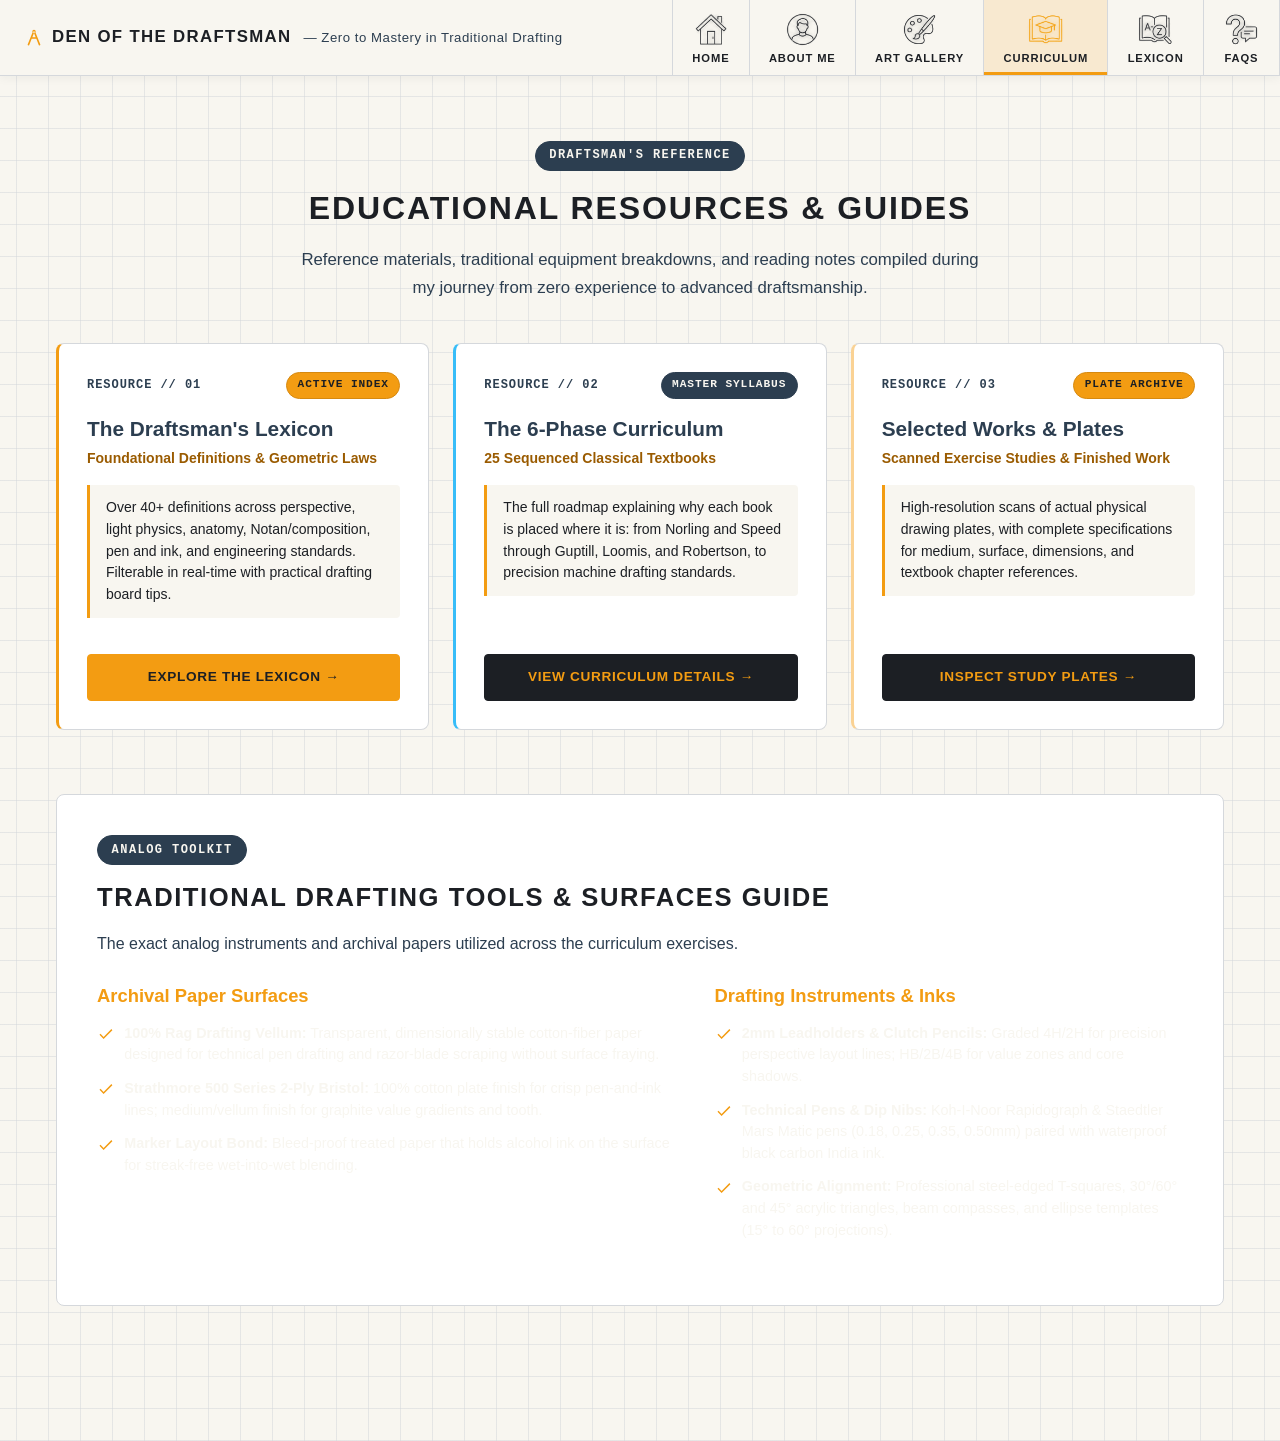
<file: resources.html>
<!DOCTYPE html>
<html lang="en">
<head>
  <meta charset="utf-8" />
  <meta name="viewport" content="width=device-width, initial-scale=1.0" />
  <title>Drafting Resources &amp; Equipment Guide &mdash; Den of the Draftsman</title>
  <meta name="description" content="Traditional drafting resources, paper and pen guides, reading reference lists, and study notes for the zero-to-mastery drafting journey." />
  <link rel="stylesheet" href="css/style.css?v=9" />
</head>
<body>

  <!-- ======================================================================
       Site Header & Main Navigation Bar
       ====================================================================== -->
  <header id="site-header">
    <div class="brand-wrapper">
      <a href="index.html" class="brand-title">
        <svg viewBox="0 0 24 24" aria-hidden="true">
          <path d="M12 2a2 2 0 0 0-2 2c0 .38.11.74.3 1.05L4.5 19.5a1 1 0 0 0 1.8.88L9.2 13h5.6l2.9 7.38a1 1 0 0 0 1.8-.88L13.7 5.05c.19-.31.3-.67.3-1.05a2 2 0 0 0-2-2zm0 2c.55 0 1 .45 1 1s-.45 1-1 1-1-.45-1-1 .45-1 1-1zm-2 7 2-5.08 2 5.08h-4z"/>
        </svg>
        Den of the Draftsman
      </a>
      <span class="brand-tagline">&mdash; Zero to Mastery in Traditional Drafting</span>
    </div>

    <nav aria-label="Main Navigation">
      <ul class="nav-menu">
        <li>
          <a href="index.html" class="nav-link">
            <img src="images/icons/nav-home.png" alt="" class="nav-icon" aria-hidden="true" />
            <span>HOME</span>
          </a>
        </li>
        <li>
          <a href="about.html" class="nav-link">
            <img src="images/icons/nav-about.png" alt="" class="nav-icon" aria-hidden="true" />
            <span>ABOUT ME</span>
          </a>
        </li>
        <li>
          <a href="gallery.html" class="nav-link">
            <img src="images/icons/nav-gallery.png" alt="" class="nav-icon" aria-hidden="true" />
            <span>ART GALLERY</span>
          </a>
        </li>
        <li>
          <a href="curriculum.html" class="nav-link active">
            <img src="images/icons/nav-curriculum.png" alt="" class="nav-icon" aria-hidden="true" />
            <span>CURRICULUM</span>
          </a>
        </li>
        <li>
          <a href="dictionary.html" class="nav-link">
            <img src="images/icons/nav-lexicon.png" alt="" class="nav-icon" aria-hidden="true" />
            <span>LEXICON</span>
          </a>
        </li>
        <li>
          <a href="faq.html" class="nav-link">
            <img src="images/icons/nav-faq.png" alt="" class="nav-icon" aria-hidden="true" />
            <span>FAQs</span>
          </a>
        </li>
      </ul>
    </nav>
  </header>

  <!-- ======================================================================
       Main Content Area: Resources Hub
       ====================================================================== -->
  <main id="main-content">
    <div class="container" style="padding-top: 4rem; padding-bottom: 5rem;">

      <!-- Header -->
      <div class="section-header">
        <span class="section-tag">Draftsman's Reference</span>
        <h1 class="section-title">Educational Resources &amp; Guides</h1>
        <p class="section-desc">
          Reference materials, traditional equipment breakdowns, and reading notes compiled during my journey from zero experience to advanced draftsmanship.
        </p>
      </div>

      <!-- Resource Cards Grid -->
      <div class="books-grid" style="margin-bottom: 4rem;">

        <!-- Card 1: The Lexicon -->
        <article class="book-card" style="border-left: 3px solid var(--accent);">
          <div>
            <div class="book-top-bar">
              <span class="book-seq">RESOURCE // 01</span>
              <span class="book-status in-progress">Active Index</span>
            </div>
            <h2 class="book-title" style="font-size: 1.3rem;">The Draftsman's Lexicon</h2>
            <div class="book-author">Foundational Definitions &amp; Geometric Laws</div>
            <div class="book-why-box">
              <p class="book-why-text">
                Over 40+ definitions across perspective, light physics, anatomy, Notan/composition, pen and ink, and engineering standards. Filterable in real-time with practical drafting board tips.
              </p>
            </div>
          </div>
          <a href="dictionary.html" class="btn-accent" style="margin-top: 1rem; width: 100%; justify-content: center;">
            Explore the Lexicon &rarr;
          </a>
        </article>

        <!-- Card 2: The 25-Book Syllabus -->
        <article class="book-card" style="border-left: 3px solid #38bdf8;">
          <div>
            <div class="book-top-bar">
              <span class="book-seq">RESOURCE // 02</span>
              <span class="book-status reference">Master Syllabus</span>
            </div>
            <h2 class="book-title" style="font-size: 1.3rem;">The 6-Phase Curriculum</h2>
            <div class="book-author">25 Sequenced Classical Textbooks</div>
            <div class="book-why-box">
              <p class="book-why-text">
                The full roadmap explaining why each book is placed where it is: from Norling and Speed through Guptill, Loomis, and Robertson, to precision machine drafting standards.
              </p>
            </div>
          </div>
          <a href="curriculum.html" class="btn-secondary" style="margin-top: 1rem; width: 100%; justify-content: center;">
            View Curriculum Details &rarr;
          </a>
        </article>

        <!-- Card 3: Selected Works & Study Plates -->
        <article class="book-card" style="border-left: 3px solid var(--border-light);">
          <div>
            <div class="book-top-bar">
              <span class="book-seq">RESOURCE // 03</span>
              <span class="book-status in-progress">Plate Archive</span>
            </div>
            <h2 class="book-title" style="font-size: 1.3rem;">Selected Works &amp; Plates</h2>
            <div class="book-author">Scanned Exercise Studies &amp; Finished Work</div>
            <div class="book-why-box">
              <p class="book-why-text">
                High-resolution scans of actual physical drawing plates, with complete specifications for medium, surface, dimensions, and textbook chapter references.
              </p>
            </div>
          </div>
          <a href="gallery.html" class="btn-secondary" style="margin-top: 1rem; width: 100%; justify-content: center;">
            Inspect Study Plates &rarr;
          </a>
        </article>

      </div>

      <!-- Traditional Studio Equipment & Materials Guide -->
      <div style="background: var(--bg-surface-card); border: 1px solid var(--border); border-radius: var(--radius-md); padding: 2.5rem; margin-bottom: 3.5rem;">
        <div class="section-header" style="text-align: left; margin-bottom: 1.5rem;">
          <span class="section-tag">Analog Toolkit</span>
          <h2 class="section-title" style="font-size: 1.6rem;">Traditional Drafting Tools &amp; Surfaces Guide</h2>
          <p style="color: var(--text-muted); line-height: 1.7;">
            The exact analog instruments and archival papers utilized across the curriculum exercises.
          </p>
        </div>

        <div class="hero-grid" style="gap: 2rem;">
          <div>
            <h3 style="font-size: 1.15rem; color: var(--accent); margin-bottom: 0.75rem;">Archival Paper Surfaces</h3>
            <ul class="station-details" style="margin-bottom: 1.5rem;">
              <li>
                <svg viewBox="0 0 24 24"><path d="M9 16.2L4.8 12l-1.4 1.4L9 19 21 7l-1.4-1.4L9 16.2z"/></svg>
                <span><strong>100% Rag Drafting Vellum:</strong> Transparent, dimensionally stable cotton-fiber paper designed for technical pen drafting and razor-blade scraping without surface fraying.</span>
              </li>
              <li>
                <svg viewBox="0 0 24 24"><path d="M9 16.2L4.8 12l-1.4 1.4L9 19 21 7l-1.4-1.4L9 16.2z"/></svg>
                <span><strong>Strathmore 500 Series 2-Ply Bristol:</strong> 100% cotton plate finish for crisp pen-and-ink lines; medium/vellum finish for graphite value gradients and tooth.</span>
              </li>
              <li>
                <svg viewBox="0 0 24 24"><path d="M9 16.2L4.8 12l-1.4 1.4L9 19 21 7l-1.4-1.4L9 16.2z"/></svg>
                <span><strong>Marker Layout Bond:</strong> Bleed-proof treated paper that holds alcohol ink on the surface for streak-free wet-into-wet blending.</span>
              </li>
            </ul>
          </div>

          <div>
            <h3 style="font-size: 1.15rem; color: var(--accent); margin-bottom: 0.75rem;">Drafting Instruments &amp; Inks</h3>
            <ul class="station-details">
              <li>
                <svg viewBox="0 0 24 24"><path d="M9 16.2L4.8 12l-1.4 1.4L9 19 21 7l-1.4-1.4L9 16.2z"/></svg>
                <span><strong>2mm Leadholders &amp; Clutch Pencils:</strong> Graded 4H/2H for precision perspective layout lines; HB/2B/4B for value zones and core shadows.</span>
              </li>
              <li>
                <svg viewBox="0 0 24 24"><path d="M9 16.2L4.8 12l-1.4 1.4L9 19 21 7l-1.4-1.4L9 16.2z"/></svg>
                <span><strong>Technical Pens &amp; Dip Nibs:</strong> Koh-I-Noor Rapidograph &amp; Staedtler Mars Matic pens (0.18, 0.25, 0.35, 0.50mm) paired with waterproof black carbon India ink.</span>
              </li>
              <li>
                <svg viewBox="0 0 24 24"><path d="M9 16.2L4.8 12l-1.4 1.4L9 19 21 7l-1.4-1.4L9 16.2z"/></svg>
                <span><strong>Geometric Alignment:</strong> Professional steel-edged T-squares, 30°/60° and 45° acrylic triangles, beam compasses, and ellipse templates (15° to 60° projections).</span>
              </li>
            </ul>
          </div>
        </div>
      </div>

    </div>
  </main>

  <script src="js/app.js"></script>
</body>
</html>
</file>
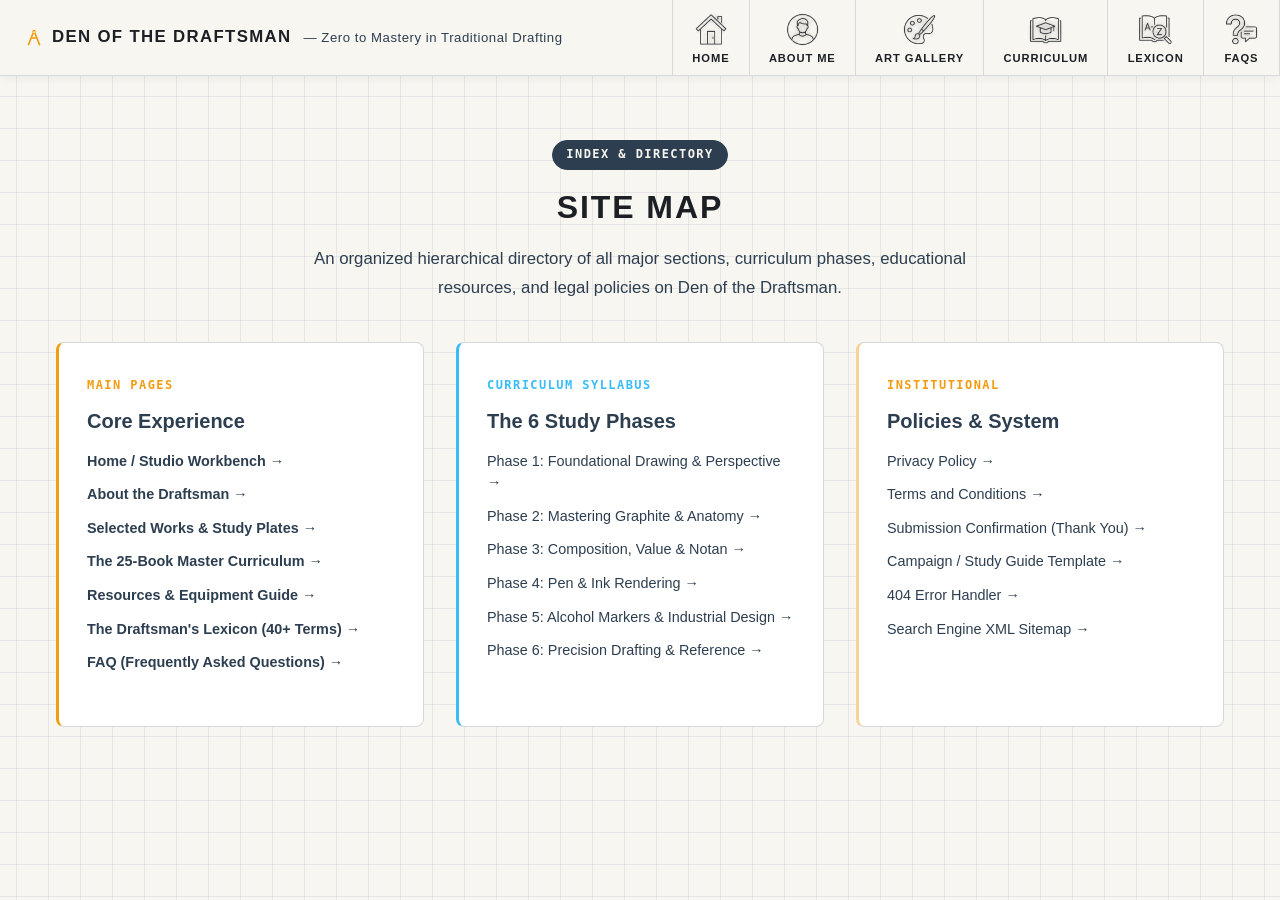
<file: sitemap.html>
<!DOCTYPE html>
<html lang="en">
<head>
  <meta charset="utf-8" />
  <meta name="viewport" content="width=device-width, initial-scale=1.0" />
  <title>Site Map &mdash; Den of the Draftsman</title>
  <meta name="description" content="Complete overview and organized table of contents for Den of the Draftsman: curriculum phases, study plates, educational resources, and legal policies." />
  <link rel="stylesheet" href="css/style.css?v=9" />
</head>
<body>

  <!-- ======================================================================
       Site Header & Main Navigation Bar
       ====================================================================== -->
  <header id="site-header">
    <div class="brand-wrapper">
      <a href="index.html" class="brand-title">
        <svg viewBox="0 0 24 24" aria-hidden="true">
          <path d="M12 2a2 2 0 0 0-2 2c0 .38.11.74.3 1.05L4.5 19.5a1 1 0 0 0 1.8.88L9.2 13h5.6l2.9 7.38a1 1 0 0 0 1.8-.88L13.7 5.05c.19-.31.3-.67.3-1.05a2 2 0 0 0-2-2zm0 2c.55 0 1 .45 1 1s-.45 1-1 1-1-.45-1-1 .45-1 1-1zm-2 7 2-5.08 2 5.08h-4z"/>
        </svg>
        Den of the Draftsman
      </a>
      <span class="brand-tagline">&mdash; Zero to Mastery in Traditional Drafting</span>
    </div>

    <nav aria-label="Main Navigation">
      <ul class="nav-menu">
        <li>
          <a href="index.html" class="nav-link">
            <img src="images/icons/nav-home.png" alt="" class="nav-icon" aria-hidden="true" />
            <span>HOME</span>
          </a>
        </li>
        <li>
          <a href="about.html" class="nav-link">
            <img src="images/icons/nav-about.png" alt="" class="nav-icon" aria-hidden="true" />
            <span>ABOUT ME</span>
          </a>
        </li>
        <li>
          <a href="gallery.html" class="nav-link">
            <img src="images/icons/nav-gallery.png" alt="" class="nav-icon" aria-hidden="true" />
            <span>ART GALLERY</span>
          </a>
        </li>
        <li>
          <a href="curriculum.html" class="nav-link">
            <img src="images/icons/nav-curriculum.png" alt="" class="nav-icon" aria-hidden="true" />
            <span>CURRICULUM</span>
          </a>
        </li>
        <li>
          <a href="dictionary.html" class="nav-link">
            <img src="images/icons/nav-lexicon.png" alt="" class="nav-icon" aria-hidden="true" />
            <span>LEXICON</span>
          </a>
        </li>
        <li>
          <a href="faq.html" class="nav-link">
            <img src="images/icons/nav-faq.png" alt="" class="nav-icon" aria-hidden="true" />
            <span>FAQs</span>
          </a>
        </li>
      </ul>
    </nav>
  </header>

  <!-- ======================================================================
       Main Content Area: Site Map
       ====================================================================== -->
  <main id="main-content">
    <div class="container" style="padding-top: 4rem; padding-bottom: 5rem;">

      <!-- Header -->
      <div class="section-header">
        <span class="section-tag">Index &amp; Directory</span>
        <h1 class="section-title">Site Map</h1>
        <p class="section-desc">
          An organized hierarchical directory of all major sections, curriculum phases, educational resources, and legal policies on Den of the Draftsman.
        </p>
      </div>

      <!-- Site Map Grid -->
      <div class="books-grid" style="grid-template-columns: repeat(auto-fill, minmax(320px, 1fr)); gap: 2rem;">

        <!-- Section 1: Core Navigation -->
        <div class="book-card" style="border-left: 3px solid var(--accent);">
          <div>
            <span class="station-label" style="margin-bottom: 0.75rem;">Main Pages</span>
            <h2 class="book-title" style="font-size: 1.25rem;">Core Experience</h2>
            <ul class="station-details" style="margin-top: 1rem;">
              <li><a href="index.html" style="font-weight: 600;">Home / Studio Workbench &rarr;</a></li>
              <li><a href="about.html" style="font-weight: 600;">About the Draftsman &rarr;</a></li>
              <li><a href="gallery.html" style="font-weight: 600;">Selected Works &amp; Study Plates &rarr;</a></li>
              <li><a href="curriculum.html" style="font-weight: 600;">The 25-Book Master Curriculum &rarr;</a></li>
              <li><a href="resources.html" style="font-weight: 600;">Resources &amp; Equipment Guide &rarr;</a></li>
              <li><a href="dictionary.html" style="font-weight: 600;">The Draftsman's Lexicon (40+ Terms) &rarr;</a></li>
              <li><a href="faq.html" style="font-weight: 600;">FAQ (Frequently Asked Questions) &rarr;</a></li>
            </ul>
          </div>
        </div>

        <!-- Section 2: The 6 Curriculum Phases -->
        <div class="book-card" style="border-left: 3px solid #38bdf8;">
          <div>
            <span class="station-label" style="margin-bottom: 0.75rem; color: #38bdf8;">Curriculum Syllabus</span>
            <h2 class="book-title" style="font-size: 1.25rem;">The 6 Study Phases</h2>
            <ul class="station-details" style="margin-top: 1rem;">
              <li><a href="curriculum.html#phase-1">Phase 1: Foundational Drawing &amp; Perspective &rarr;</a></li>
              <li><a href="curriculum.html#phase-2">Phase 2: Mastering Graphite &amp; Anatomy &rarr;</a></li>
              <li><a href="curriculum.html#phase-3">Phase 3: Composition, Value &amp; Notan &rarr;</a></li>
              <li><a href="curriculum.html#phase-4">Phase 4: Pen &amp; Ink Rendering &rarr;</a></li>
              <li><a href="curriculum.html#phase-5">Phase 5: Alcohol Markers &amp; Industrial Design &rarr;</a></li>
              <li><a href="curriculum.html#phase-6">Phase 6: Precision Drafting &amp; Reference &rarr;</a></li>
            </ul>
          </div>
        </div>

        <!-- Section 3: Legal, Policy & Contact -->
        <div class="book-card" style="border-left: 3px solid var(--border-light);">
          <div>
            <span class="station-label" style="margin-bottom: 0.75rem;">Institutional</span>
            <h2 class="book-title" style="font-size: 1.25rem;">Policies &amp; System</h2>
            <ul class="station-details" style="margin-top: 1rem;">
              <li><a href="privacy.html">Privacy Policy &rarr;</a></li>
              <li><a href="terms.html">Terms and Conditions &rarr;</a></li>
              <li><a href="thank-you.html">Submission Confirmation (Thank You) &rarr;</a></li>
              <li><a href="campaign-template.html">Campaign / Study Guide Template &rarr;</a></li>
              <li><a href="404.html">404 Error Handler &rarr;</a></li>
              <li><a href="sitemap.xml" target="_blank">Search Engine XML Sitemap &rarr;</a></li>
            </ul>
          </div>
        </div>

      </div>

    </div>
  </main>

  <script src="js/app.js"></script>
</body>
</html>
</file>
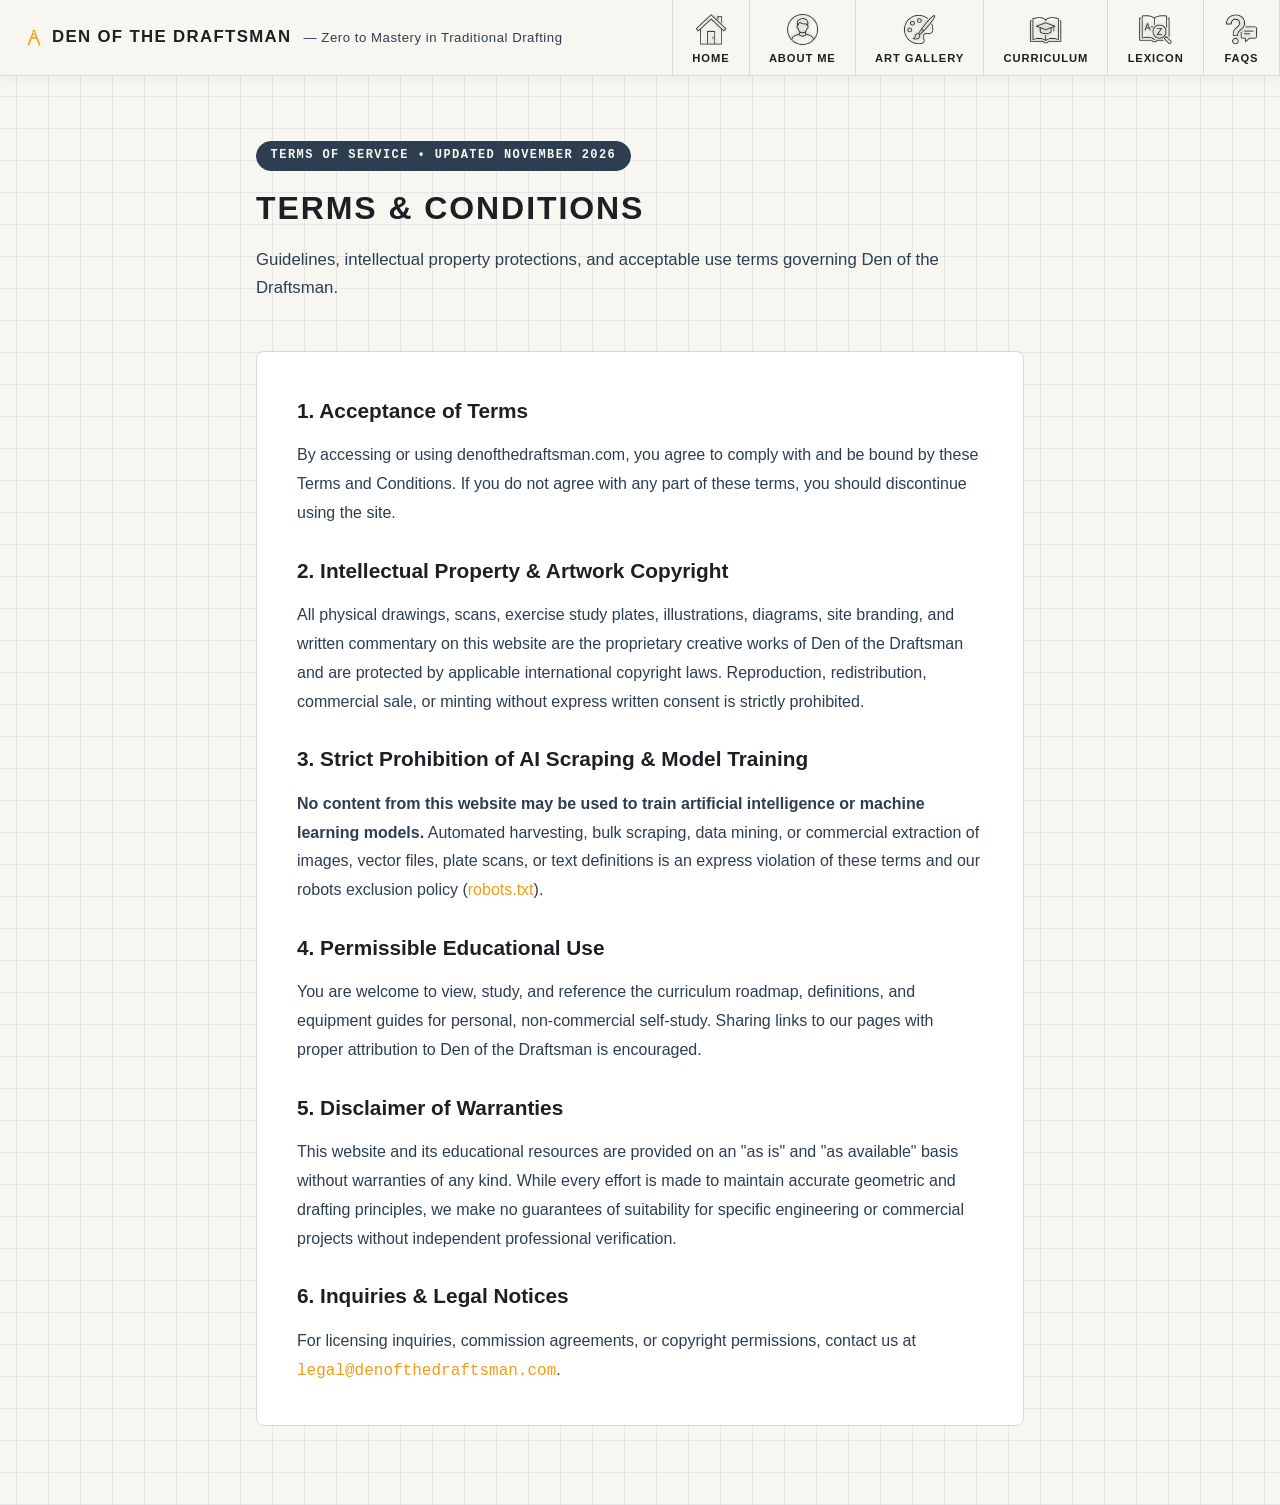
<file: terms.html>
<!DOCTYPE html>
<html lang="en">
<head>
  <meta charset="utf-8" />
  <meta name="viewport" content="width=device-width, initial-scale=1.0" />
  <title>Terms and Conditions &mdash; Den of the Draftsman</title>
  <meta name="description" content="Terms of Service and copyright protection policy for Den of the Draftsman: protecting original drawings, scans, and prohibiting AI scraping." />
  <link rel="stylesheet" href="css/style.css?v=9" />
</head>
<body>

  <!-- ======================================================================
       Site Header & Main Navigation Bar
       ====================================================================== -->
  <header id="site-header">
    <div class="brand-wrapper">
      <a href="index.html" class="brand-title">
        <svg viewBox="0 0 24 24" aria-hidden="true">
          <path d="M12 2a2 2 0 0 0-2 2c0 .38.11.74.3 1.05L4.5 19.5a1 1 0 0 0 1.8.88L9.2 13h5.6l2.9 7.38a1 1 0 0 0 1.8-.88L13.7 5.05c.19-.31.3-.67.3-1.05a2 2 0 0 0-2-2zm0 2c.55 0 1 .45 1 1s-.45 1-1 1-1-.45-1-1 .45-1 1-1zm-2 7 2-5.08 2 5.08h-4z"/>
        </svg>
        Den of the Draftsman
      </a>
      <span class="brand-tagline">&mdash; Zero to Mastery in Traditional Drafting</span>
    </div>

    <nav aria-label="Main Navigation">
      <ul class="nav-menu">
        <li>
          <a href="index.html" class="nav-link">
            <img src="images/icons/nav-home.png" alt="" class="nav-icon" aria-hidden="true" />
            <span>HOME</span>
          </a>
        </li>
        <li>
          <a href="about.html" class="nav-link">
            <img src="images/icons/nav-about.png" alt="" class="nav-icon" aria-hidden="true" />
            <span>ABOUT ME</span>
          </a>
        </li>
        <li>
          <a href="gallery.html" class="nav-link">
            <img src="images/icons/nav-gallery.png" alt="" class="nav-icon" aria-hidden="true" />
            <span>ART GALLERY</span>
          </a>
        </li>
        <li>
          <a href="curriculum.html" class="nav-link">
            <img src="images/icons/nav-curriculum.png" alt="" class="nav-icon" aria-hidden="true" />
            <span>CURRICULUM</span>
          </a>
        </li>
        <li>
          <a href="dictionary.html" class="nav-link">
            <img src="images/icons/nav-lexicon.png" alt="" class="nav-icon" aria-hidden="true" />
            <span>LEXICON</span>
          </a>
        </li>
        <li>
          <a href="faq.html" class="nav-link">
            <img src="images/icons/nav-faq.png" alt="" class="nav-icon" aria-hidden="true" />
            <span>FAQs</span>
          </a>
        </li>
      </ul>
    </nav>
  </header>

  <!-- ======================================================================
       Main Content Area: Terms & Conditions
       ====================================================================== -->
  <main id="main-content">
    <div class="container" style="padding-top: 4rem; padding-bottom: 5rem;">

      <div class="section-header" style="text-align: left; max-width: 48rem; margin: 0 auto 3rem auto;">
        <span class="section-tag">Terms of Service &bull; Updated November 2026</span>
        <h1 class="section-title">Terms &amp; Conditions</h1>
        <p class="section-desc" style="text-align: left; margin: 0;">
          Guidelines, intellectual property protections, and acceptable use terms governing Den of the Draftsman.
        </p>
      </div>

      <div class="book-card" style="max-width: 48rem; margin: 0 auto; padding: 2.5rem; line-height: 1.8; color: var(--text-muted);">
        
        <h2 style="font-size: 1.3rem; color: var(--text-main); margin-bottom: 0.75rem;">1. Acceptance of Terms</h2>
        <p style="margin-bottom: 1.5rem;">
          By accessing or using <a href="https://denofthedraftsman.com">denofthedraftsman.com</a>, you agree to comply with and be bound by these Terms and Conditions. If you do not agree with any part of these terms, you should discontinue using the site.
        </p>

        <h2 style="font-size: 1.3rem; color: var(--text-main); margin-bottom: 0.75rem;">2. Intellectual Property &amp; Artwork Copyright</h2>
        <p style="margin-bottom: 1.5rem;">
          All physical drawings, scans, exercise study plates, illustrations, diagrams, site branding, and written commentary on this website are the proprietary creative works of Den of the Draftsman and are protected by applicable international copyright laws. Reproduction, redistribution, commercial sale, or minting without express written consent is strictly prohibited.
        </p>

        <h2 style="font-size: 1.3rem; color: var(--text-main); margin-bottom: 0.75rem;">3. Strict Prohibition of AI Scraping &amp; Model Training</h2>
        <p style="margin-bottom: 1.5rem;">
          <strong>No content from this website may be used to train artificial intelligence or machine learning models.</strong> Automated harvesting, bulk scraping, data mining, or commercial extraction of images, vector files, plate scans, or text definitions is an express violation of these terms and our robots exclusion policy (<a href="robots.txt" style="color: var(--accent);">robots.txt</a>).
        </p>

        <h2 style="font-size: 1.3rem; color: var(--text-main); margin-bottom: 0.75rem;">4. Permissible Educational Use</h2>
        <p style="margin-bottom: 1.5rem;">
          You are welcome to view, study, and reference the curriculum roadmap, definitions, and equipment guides for personal, non-commercial self-study. Sharing links to our pages with proper attribution to Den of the Draftsman is encouraged.
        </p>

        <h2 style="font-size: 1.3rem; color: var(--text-main); margin-bottom: 0.75rem;">5. Disclaimer of Warranties</h2>
        <p style="margin-bottom: 1.5rem;">
          This website and its educational resources are provided on an "as is" and "as available" basis without warranties of any kind. While every effort is made to maintain accurate geometric and drafting principles, we make no guarantees of suitability for specific engineering or commercial projects without independent professional verification.
        </p>

        <h2 style="font-size: 1.3rem; color: var(--text-main); margin-bottom: 0.75rem;">6. Inquiries &amp; Legal Notices</h2>
        <p>
          For licensing inquiries, commission agreements, or copyright permissions, contact us at <code style="color: var(--accent);">legal@denofthedraftsman.com</code>.
        </p>

      </div>

    </div>
  </main>

  <script src="js/app.js"></script>
</body>
</html>
</file>
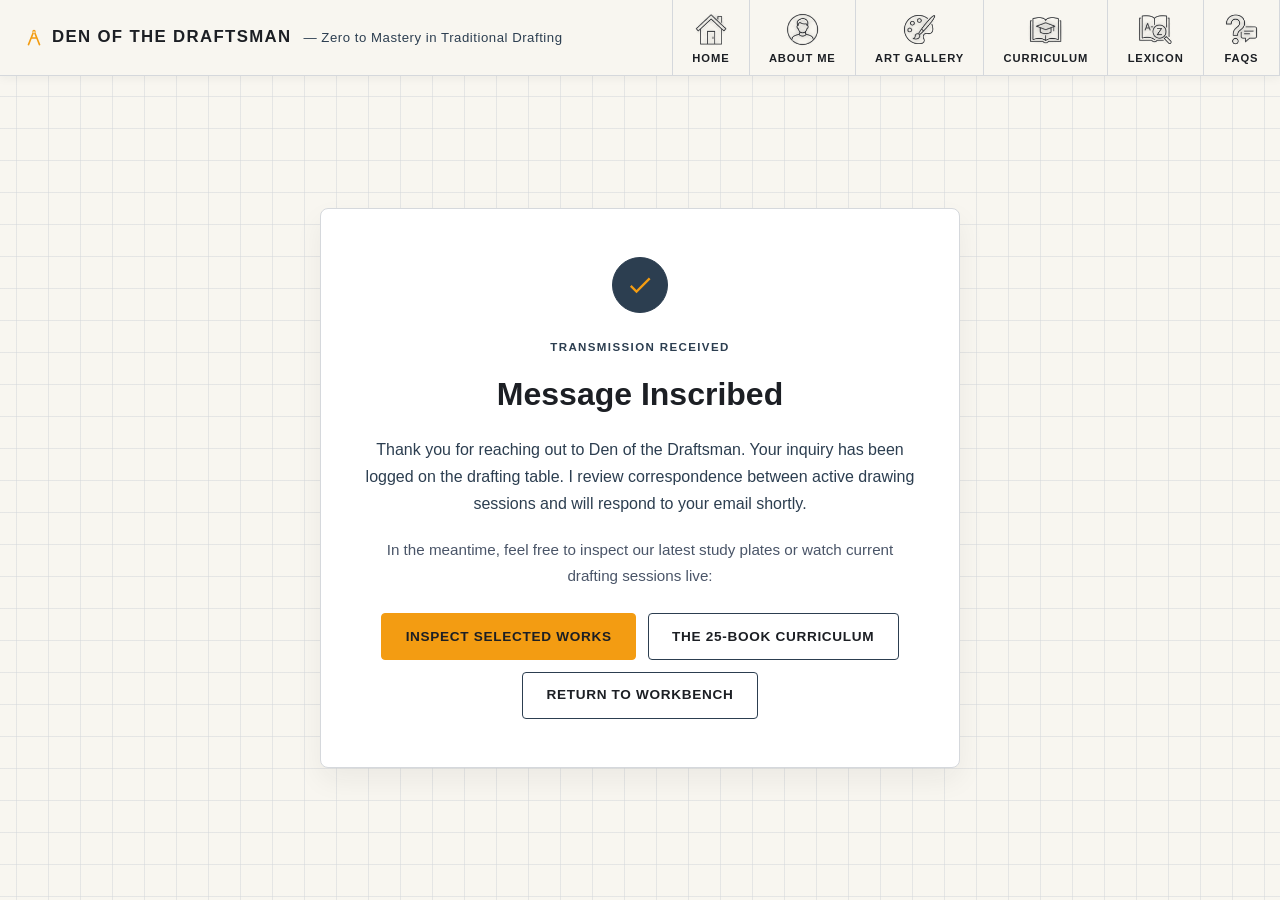
<file: thank-you.html>
<!DOCTYPE html>
<html lang="en">
<head>
  <meta charset="utf-8" />
  <meta name="viewport" content="width=device-width, initial-scale=1.0" />
  <title>Message Inscribed &bull; Den of the Draftsman</title>
  <meta name="description" content="Thank you for contacting Den of the Draftsman. Your message has been logged." />
  <link rel="stylesheet" href="css/style.css?v=9" />
</head>
<body>

  <!-- ======================================================================
       Site Header & Main Navigation Bar
       ====================================================================== -->
  <header id="site-header">
    <div class="brand-wrapper">
      <a href="index.html" class="brand-title">
        <svg viewBox="0 0 24 24" aria-hidden="true">
          <path d="M12 2a2 2 0 0 0-2 2c0 .38.11.74.3 1.05L4.5 19.5a1 1 0 0 0 1.8.88L9.2 13h5.6l2.9 7.38a1 1 0 0 0 1.8-.88L13.7 5.05c.19-.31.3-.67.3-1.05a2 2 0 0 0-2-2zm0 2c.55 0 1 .45 1 1s-.45 1-1 1-1-.45-1-1 .45-1 1-1zm-2 7 2-5.08 2 5.08h-4z"/>
        </svg>
        Den of the Draftsman
      </a>
      <span class="brand-tagline">&mdash; Zero to Mastery in Traditional Drafting</span>
    </div>

    <nav aria-label="Main Navigation">
      <ul class="nav-menu">
        <li>
          <a href="index.html" class="nav-link">
            <img src="images/icons/nav-home.png" alt="" class="nav-icon" aria-hidden="true" />
            <span>HOME</span>
          </a>
        </li>
        <li>
          <a href="about.html" class="nav-link">
            <img src="images/icons/nav-about.png" alt="" class="nav-icon" aria-hidden="true" />
            <span>ABOUT ME</span>
          </a>
        </li>
        <li>
          <a href="gallery.html" class="nav-link">
            <img src="images/icons/nav-gallery.png" alt="" class="nav-icon" aria-hidden="true" />
            <span>ART GALLERY</span>
          </a>
        </li>
        <li>
          <a href="curriculum.html" class="nav-link">
            <img src="images/icons/nav-curriculum.png" alt="" class="nav-icon" aria-hidden="true" />
            <span>CURRICULUM</span>
          </a>
        </li>
        <li>
          <a href="dictionary.html" class="nav-link">
            <img src="images/icons/nav-lexicon.png" alt="" class="nav-icon" aria-hidden="true" />
            <span>LEXICON</span>
          </a>
        </li>
        <li>
          <a href="faq.html" class="nav-link">
            <img src="images/icons/nav-faq.png" alt="" class="nav-icon" aria-hidden="true" />
            <span>FAQs</span>
          </a>
        </li>
      </ul>
    </nav>
  </header>

  <!-- ======================================================================
       Main Content Area: Thank You Screen
       ====================================================================== -->
  <main id="main-content">
    <section class="under-construction" aria-label="Confirmation Notice">
      <div class="construction-card">
        <div class="compass-badge">
          <svg viewBox="0 0 24 24" aria-hidden="true">
            <path d="M9 16.2L4.8 12l-1.4 1.4L9 19 21 7l-1.4-1.4L9 16.2z"/>
          </svg>
        </div>

        <span class="status-pill">Transmission Received</span>
        <h1 class="construction-title">Message Inscribed</h1>
        
        <p class="construction-text">
          Thank you for reaching out to Den of the Draftsman. Your inquiry has been logged on the drafting table. I review correspondence between active drawing sessions and will respond to your email shortly.
        </p>

        <p class="construction-text" style="font-size: 0.95rem; color: var(--text-dim);">
          In the meantime, feel free to inspect our latest study plates or watch current drafting sessions live:
        </p>

        <div class="hero-actions" style="justify-content: center; margin-top: 1.5rem;">
          <a href="gallery.html" class="btn-accent">Inspect Selected Works</a>
          <a href="curriculum.html" class="btn-secondary">The 25-Book Curriculum</a>
          <a href="index.html" class="btn-secondary">Return to Workbench</a>
        </div>
      </div>
    </section>
  </main>

  <script src="js/app.js"></script>
</body>
</html>
</file>
<file: css/style.css>
/* ==========================================================================
   Den of the Draftsman — Official Stylesheet
   Bespoke, lightweight CSS for technical illustration & drafting portfolio.
   100% custom authored — No dependencies or third-party frameworks.
   ========================================================================== */

:root {
  /* 60% Foundation / Base */
  --bg-canvas: #F8F6F0;          /* Vellum Cream: Main page and light section background */
  --text-primary: #1C1F24;       /* Graphite Ink: High-contrast headings, linework, and body copy */
  --bg-surface-dark: #1C1F24;    /* Graphite Ink: Dark mode components, active board modules, drawer */

  /* 30% Structural Elements */
  --slate-primary: #2C3E50;      /* Draftsman Slate: Header background, cards, sidebars, borders */
  --border-technical: #D5D8DC;   /* Lead Gray: 1px geometric gridlines, plate frames, card outlines */

  /* 10% Kinetic Highlight */
  --amber-accent: #F39C12;       /* Drafting Amber: Active indicators, CTA buttons, badges, key links */
  --amber-accent-hover: #D68910; /* Darker amber for hover states */

  /* WCAG AA Contrast & Surface Aliases (Seamless Compatibility) */
  --amber-accessible-text: #9A5B00; /* 5.1:1 WCAG AA amber text when placed directly on light canvas */
  --bg-page: var(--bg-canvas);
  --bg-surface: #EFECE4;
  --bg-surface-elevated: var(--slate-primary);
  --bg-surface-card: #FFFFFF;
  --bg-header: var(--bg-canvas);
  --bg-panel: var(--bg-surface-dark);
  --bg-modal: rgba(28, 31, 36, 0.96);

  --text-main: var(--text-primary);
  --text-muted: #2C3E50;         /* Draftsman Slate (10.3:1 WCAG AAA contrast on Vellum Cream) */
  --text-dim: #4A5568;           /* 6.8:1 WCAG AA contrast on Vellum Cream */

  --accent: var(--amber-accent);
  --accent-hover: var(--amber-accent-hover);
  --accent-glow: rgba(243, 156, 18, 0.25);
  --accent-subtle: rgba(243, 156, 18, 0.14);
  --blueprint-line: rgba(213, 216, 220, 0.55); /* 1px Lead Gray coordinate grid on Vellum Cream */

  --border: var(--border-technical);
  --border-focus: var(--amber-accent);
  --border-light: rgba(243, 156, 18, 0.45);

  --header-height: 4.75rem;
  --font-sans: -apple-system, BlinkMacSystemFont, "Segoe UI", Roboto, Helvetica, Arial, sans-serif;
  --font-mono: ui-monospace, SFMono-Regular, "SF Mono", Menlo, Consolas, monospace;
  --transition: 0.25s cubic-bezier(0.16, 1, 0.3, 1);
  --radius-sm: 4px;
  --radius-md: 8px;
  --radius-lg: 12px;
}

*, *::before, *::after {
  box-sizing: border-box;
  margin: 0;
  padding: 0;
}

html, body {
  width: 100%;
  min-height: 100%;
  background-color: var(--bg-canvas);
  color: var(--text-primary);
  font-family: var(--font-sans);
  font-size: 16px;
  line-height: 1.6;
  -webkit-font-smoothing: antialiased;
  -moz-osx-font-smoothing: grayscale;
  scroll-behavior: smooth;
}

/* Subtle 1px Lead Gray drafting grid background with top padding for fixed header */
body {
  padding-top: var(--header-height);
  padding-bottom: 0;
  background-image: 
    linear-gradient(to right, var(--blueprint-line) 1px, transparent 1px),
    linear-gradient(to bottom, var(--blueprint-line) 1px, transparent 1px);
  background-size: 32px 32px;
  background-position: center top;
}

a {
  color: var(--slate-primary);
  text-decoration: none;
  transition: color var(--transition);
}

a:hover {
  color: var(--amber-accent-hover);
}

button {
  font-family: inherit;
  cursor: pointer;
  border: none;
  background: none;
}

/* Container Utility */
.container {
  width: 100%;
  max-width: 76rem;
  margin: 0 auto;
  padding: 0 1.5rem;
}

/* --------------------------------------------------------------------------
   1. Header & Top Navigation Bar
   Background: var(--bg-canvas) with 1px var(--border-technical) dividers.
   Brand title & Nav links/icons: var(--text-primary) -> var(--amber-accent) hover.
   -------------------------------------------------------------------------- */
#site-header {
  position: fixed;
  top: 0;
  bottom: auto;
  left: 0;
  width: 100%;
  height: var(--header-height);
  background: var(--bg-canvas);
  border-top: none;
  border-bottom: 1px solid var(--border-technical);
  box-shadow: 0 2px 10px rgba(28, 31, 36, 0.05);
  z-index: 1000;
  display: flex;
  align-items: stretch;
  justify-content: space-between;
  padding: 0 0 0 1.5rem;
}

.brand-wrapper {
  display: flex;
  align-items: center;
  gap: 0.75rem;
  overflow: hidden;
  white-space: nowrap;
  padding-right: 1.5rem;
}

.brand-title {
  font-size: 1.05rem;
  font-weight: 800;
  letter-spacing: 0.08em;
  text-transform: uppercase;
  color: var(--text-primary);
  display: inline-flex;
  align-items: center;
  gap: 0.5rem;
}

.brand-title:hover {
  color: var(--amber-accent-hover);
}

.brand-title svg {
  width: 1.25rem;
  height: 1.25rem;
  fill: var(--amber-accent);
}

.brand-tagline {
  font-size: 0.825rem;
  font-weight: 500;
  letter-spacing: 0.04em;
  color: var(--slate-primary);
}

/* Nav Menu: 1px Lead Gray technical dividers */
.nav-menu {
  display: flex;
  align-items: stretch;
  list-style: none;
  height: 100%;
  margin: 0;
  padding: 0;
}

.nav-menu li {
  display: flex;
  align-items: stretch;
}

.nav-link {
  display: inline-flex;
  flex-direction: column;
  align-items: center;
  justify-content: center;
  gap: 0.22rem;
  padding: 0.35rem 1.2rem;
  height: 100%;
  color: var(--text-primary);
  font-size: 0.7rem;
  font-weight: 700;
  letter-spacing: 0.08em;
  line-height: 1.1;
  text-transform: uppercase;
  border-left: 1px solid var(--border-technical);
  transition: all var(--transition);
  position: relative;
  white-space: nowrap;
}

.nav-menu li:last-child .nav-link {
  border-right: 1px solid var(--border-technical);
}

/* Render extracted white/cyan PNG nav icons in Graphite Ink (#1C1F24) by default */
.nav-icon,
.nav-link img {
  width: 2.3rem;
  height: 2.3rem;
  object-fit: contain;
  flex-shrink: 0;
  display: block;
  filter: brightness(0) saturate(100%) invert(9%) sepia(10%) saturate(932%) hue-rotate(179deg) brightness(95%) contrast(93%);
  transition: transform var(--transition), filter var(--transition), opacity var(--transition);
  opacity: 0.92;
}

.nav-link svg {
  width: 1.5rem;
  height: 1.5rem;
  flex-shrink: 0;
  fill: currentColor;
  transition: transform var(--transition);
}

.nav-link:hover {
  color: var(--amber-accent-hover);
  background: var(--accent-subtle);
}

/* Transition PNG nav icons to Drafting Amber (#F39C12) on hover & active states */
.nav-link:hover .nav-icon,
.nav-link:hover img,
.nav-link.active .nav-icon,
.nav-link.active img {
  transform: translateY(-1px) scale(1.06);
  filter: brightness(0) saturate(100%) invert(65%) sepia(65%) saturate(1832%) hue-rotate(359deg) brightness(99%) contrast(93%);
  opacity: 1;
}

.nav-link:hover svg {
  transform: translateY(-1px);
}

.nav-link.active {
  color: var(--text-primary);
  background: var(--accent-subtle);
}

.nav-link.active::after {
  content: "";
  position: absolute;
  bottom: 0;
  left: 0;
  width: 100%;
  height: 3px;
  background: var(--amber-accent);
}

.nav-btn {
  display: inline-flex;
  align-items: center;
  gap: 0.4rem;
  padding: 0.45rem 0.85rem;
  border: 1px solid var(--slate-primary);
  border-radius: var(--radius-sm);
  background: transparent;
  color: var(--text-primary);
  font-size: 0.825rem;
  font-weight: 600;
  letter-spacing: 0.04em;
  text-transform: uppercase;
  transition: all var(--transition);
}

.nav-btn svg {
  width: 1rem;
  height: 1rem;
  fill: currentColor;
}

.nav-btn:hover {
  border-color: var(--amber-accent);
  background: var(--amber-accent);
  color: var(--text-primary);
}

/* --------------------------------------------------------------------------
   Main Content Layout & Section Headers
   -------------------------------------------------------------------------- */
#main-content {
  width: 100%;
  min-height: calc(100vh - var(--header-height));
  display: flex;
  flex-direction: column;
}

.section-header {
  margin-bottom: 2.5rem;
  text-align: center;
}

/* Status / Section Tag Badges: Draftsman Slate with Drafting Amber accent */
.section-tag {
  display: inline-block;
  padding: 0.28rem 0.85rem;
  font-family: var(--font-mono);
  font-size: 0.75rem;
  font-weight: 700;
  letter-spacing: 0.12em;
  text-transform: uppercase;
  color: var(--bg-canvas);
  background: var(--slate-primary);
  border: 1px solid var(--slate-primary);
  border-radius: 999px;
  margin-bottom: 0.75rem;
}

.section-title {
  font-size: 2rem;
  font-weight: 800;
  letter-spacing: 0.06em;
  text-transform: uppercase;
  color: var(--text-primary);
  margin-bottom: 0.75rem;
}

.section-desc {
  max-width: 44rem;
  margin: 0 auto;
  font-size: 1.05rem;
  color: var(--slate-primary);
  line-height: 1.7;
}

/* --------------------------------------------------------------------------
   2. Studio Workbench (Hero Section)
   Canvas Background: var(--bg-canvas)
   Headings & Paragraph: var(--text-primary)
   Primary CTA: Filled var(--amber-accent) with var(--text-primary)
   Secondary CTAs: Ghost/outline 1px solid var(--slate-primary) with var(--text-primary)
   -------------------------------------------------------------------------- */
.studio-hero {
  padding: 4.5rem 0 3.5rem 0;
  background-color: var(--bg-canvas);
  border-bottom: 1px solid var(--border-technical);
}

.hero-grid {
  display: grid;
  grid-template-columns: 1.25fr 1fr;
  gap: 2.5rem;
  align-items: stretch;
}

.hero-main {
  background: #FFFFFF;
  border: 1px solid var(--border-technical);
  border-radius: var(--radius-md);
  padding: 2.5rem;
  display: flex;
  flex-direction: column;
  justify-content: space-between;
  box-shadow: 0 10px 28px rgba(28, 31, 36, 0.06);
  position: relative;
  overflow: hidden;
}

.hero-main::before {
  content: "";
  position: absolute;
  top: 0;
  left: 0;
  width: 100%;
  height: 4px;
  background: linear-gradient(90deg, var(--amber-accent), var(--slate-primary));
}

.hero-badge-row {
  display: flex;
  align-items: center;
  gap: 0.75rem;
  margin-bottom: 1.25rem;
  flex-wrap: wrap;
}

.hero-badge-row .section-tag {
  margin-bottom: 0;
}

.hero-title {
  font-size: 2.2rem;
  font-weight: 800;
  letter-spacing: 0.04em;
  text-transform: uppercase;
  color: var(--text-primary);
  line-height: 1.2;
  margin-bottom: 1rem;
}

.hero-intro {
  font-size: 1.05rem;
  color: var(--text-primary);
  line-height: 1.75;
  margin-bottom: 2rem;
}

.hero-actions {
  display: flex;
  gap: 0.75rem;
  flex-wrap: wrap;
}

/* Primary CTA Button: Filled Drafting Amber with Graphite Ink text (7.5:1 WCAG AAA) */
.btn-accent {
  display: inline-flex;
  align-items: center;
  gap: 0.5rem;
  padding: 0.72rem 1.45rem;
  background: var(--amber-accent);
  color: var(--text-primary);
  border: 1px solid var(--amber-accent);
  font-weight: 700;
  font-size: 0.85rem;
  letter-spacing: 0.05em;
  text-transform: uppercase;
  border-radius: var(--radius-sm);
  transition: all var(--transition);
}

.btn-accent:hover {
  background: var(--amber-accent-hover);
  border-color: var(--amber-accent-hover);
  color: var(--text-primary);
  transform: translateY(-2px);
  box-shadow: 0 4px 14px var(--accent-glow);
}

/* Secondary CTA Buttons: Ghost/outline 1px solid Draftsman Slate with Graphite Ink text */
.btn-secondary {
  display: inline-flex;
  align-items: center;
  gap: 0.5rem;
  padding: 0.72rem 1.45rem;
  background: transparent;
  border: 1px solid var(--slate-primary);
  color: var(--text-primary);
  font-weight: 600;
  font-size: 0.85rem;
  letter-spacing: 0.05em;
  text-transform: uppercase;
  border-radius: var(--radius-sm);
  transition: all var(--transition);
}

.btn-secondary:hover {
  background: var(--slate-primary);
  border-color: var(--slate-primary);
  color: var(--bg-canvas);
  transform: translateY(-2px);
}

/* --------------------------------------------------------------------------
   3. Active on the Drafting Board Card (Right Side)
   Card Background: var(--slate-primary) / var(--bg-surface-dark)
   Card Typography: Light text against dark background, subheadings/status in var(--amber-accent)
   Live stream / Social pill buttons: 1px var(--border-technical) outline -> var(--amber-accent) hover
   -------------------------------------------------------------------------- */
.active-station-card {
  background: var(--slate-primary);
  color: var(--bg-canvas);
  border: 1px solid var(--slate-primary);
  border-left: 4px solid var(--amber-accent);
  border-radius: var(--radius-md);
  padding: 2.25rem;
  display: flex;
  flex-direction: column;
  justify-content: space-between;
  box-shadow: 0 14px 30px rgba(28, 31, 36, 0.16);
}

.active-station-card p {
  color: var(--border-technical);
}

.station-header {
  display: flex;
  align-items: center;
  justify-content: space-between;
  margin-bottom: 1.25rem;
  padding-bottom: 0.75rem;
  border-bottom: 1px solid rgba(213, 216, 220, 0.25);
}

.station-label {
  font-family: var(--font-mono);
  font-size: 0.75rem;
  font-weight: 700;
  letter-spacing: 0.12em;
  text-transform: uppercase;
  color: var(--amber-accent);
  display: inline-flex;
  align-items: center;
  gap: 0.4rem;
}

.pulse-dot {
  width: 8px;
  height: 8px;
  border-radius: 50%;
  background: var(--amber-accent);
  box-shadow: 0 0 8px var(--amber-accent);
  animation: pulse 2s infinite;
}

@keyframes pulse {
  0% { opacity: 0.4; }
  50% { opacity: 1; }
  100% { opacity: 0.4; }
}

.station-phase {
  font-size: 0.8rem;
  color: var(--border-technical);
  font-family: var(--font-mono);
}

.current-text-title {
  font-size: 1.35rem;
  font-weight: 700;
  color: var(--bg-canvas);
  margin-bottom: 0.25rem;
}

.current-text-author {
  font-size: 0.95rem;
  font-weight: 600;
  color: var(--amber-accent);
  margin-bottom: 1.25rem;
}

.station-details {
  list-style: none;
  display: flex;
  flex-direction: column;
  gap: 0.75rem;
  margin-bottom: 1.5rem;
}

.station-details li {
  display: flex;
  gap: 0.6rem;
  font-size: 0.9rem;
  color: var(--bg-canvas);
  line-height: 1.5;
}

/* When .station-details is used inside light cards (e.g., resources.html / sitemap.html) */
.book-card .station-details li {
  color: var(--text-primary);
}

.station-details svg {
  width: 1.1rem;
  height: 1.1rem;
  fill: var(--amber-accent);
  flex-shrink: 0;
  margin-top: 0.15rem;
}

.station-footer {
  padding-top: 1.25rem;
  border-top: 1px solid rgba(213, 216, 220, 0.25);
}

.stream-callout {
  display: flex;
  align-items: center;
  justify-content: space-between;
  background: var(--bg-surface-dark);
  padding: 0.75rem 1rem;
  border-radius: var(--radius-sm);
  border: 1px solid rgba(213, 216, 220, 0.3);
  gap: 0.75rem;
}

.stream-info {
  display: flex;
  align-items: center;
  gap: 0.5rem;
  font-size: 0.85rem;
  color: var(--bg-canvas);
}

.stream-links {
  display: flex;
  gap: 0.4rem;
}

.stream-link {
  display: inline-flex;
  align-items: center;
  justify-content: center;
  width: 2rem;
  height: 2rem;
  border-radius: 4px;
  background: transparent;
  border: 1px solid var(--border-technical);
  color: var(--border-technical);
  transition: all var(--transition);
}

.stream-link svg {
  width: 1rem;
  height: 1rem;
  fill: currentColor;
}

.stream-link:hover {
  color: var(--amber-accent);
  border-color: var(--amber-accent);
}

/* --------------------------------------------------------------------------
   4. Curriculum Section ("The 6-Phase Master Path")
   Section Background: Crisp var(--bg-canvas)
   Phase Cards: Clean cards with 1px solid var(--border-technical) & hover elevation
   Phase Badge ("PHASE 01 / Active Study"): Pill badge highlighted with var(--amber-accent)
   Card Headings: var(--slate-primary) or var(--text-primary)
   Link Arrows ("View Phase 1 Texts →"): Highlighted with var(--amber-accent)
   -------------------------------------------------------------------------- */
.curriculum-section {
  padding: 5rem 0;
  background-color: var(--bg-canvas);
  border-bottom: 1px solid var(--border-technical);
}

.phase-filters {
  display: flex;
  justify-content: center;
  flex-wrap: wrap;
  gap: 0.5rem;
  margin-bottom: 3rem;
}

.filter-btn {
  padding: 0.55rem 1.1rem;
  background: #FFFFFF;
  border: 1px solid var(--border-technical);
  border-radius: var(--radius-sm);
  color: var(--text-primary);
  font-size: 0.8rem;
  font-weight: 600;
  letter-spacing: 0.05em;
  text-transform: uppercase;
  transition: all var(--transition);
}

.filter-btn:hover {
  border-color: var(--slate-primary);
  color: var(--slate-primary);
}

.filter-btn.active {
  background: var(--amber-accent);
  border-color: var(--amber-accent);
  color: var(--text-primary);
  font-weight: 700;
  box-shadow: 0 2px 8px var(--accent-glow);
}

.curriculum-phases {
  display: flex;
  flex-direction: column;
  gap: 3.5rem;
}

.phase-group {
  transition: opacity 0.3s ease;
}

.phase-group.is-hidden {
  display: none;
}

.phase-header-card {
  background: var(--slate-primary);
  color: var(--bg-canvas);
  border: 1px solid var(--slate-primary);
  border-left: 4px solid var(--amber-accent);
  border-radius: var(--radius-md);
  padding: 1.5rem 2rem;
  margin-bottom: 1.5rem;
  display: flex;
  align-items: center;
  justify-content: space-between;
  flex-wrap: wrap;
  gap: 1rem;
}

.phase-header-info h3 {
  font-size: 1.35rem;
  font-weight: 700;
  letter-spacing: 0.04em;
  text-transform: uppercase;
  color: var(--bg-canvas);
  margin-bottom: 0.25rem;
}

.phase-header-info p {
  font-size: 0.95rem;
  color: var(--border-technical);
}

/* Status Badge Pill with Amber Dot Indicator */
.phase-badge-pill {
  font-family: var(--font-mono);
  font-size: 0.75rem;
  font-weight: 600;
  padding: 0.3rem 0.85rem;
  border-radius: 999px;
  background: var(--bg-canvas);
  border: 1px solid var(--slate-primary);
  color: var(--text-primary);
  letter-spacing: 0.05em;
  text-transform: uppercase;
  display: inline-flex;
  align-items: center;
  gap: 0.45rem;
}

.phase-badge-pill::before {
  content: "";
  width: 7px;
  height: 7px;
  border-radius: 50%;
  background: var(--amber-accent);
  flex-shrink: 0;
}

.phase-header-card .phase-badge-pill {
  background: var(--bg-surface-dark);
  border-color: var(--amber-accent);
  color: var(--amber-accent);
}

/* Books / Phase Cards Grid */
.books-grid {
  display: grid;
  grid-template-columns: repeat(auto-fill, minmax(340px, 1fr));
  gap: 1.5rem;
}

.book-card {
  background: #FFFFFF;
  border: 1px solid var(--border-technical);
  border-radius: var(--radius-md);
  padding: 1.75rem;
  display: flex;
  flex-direction: column;
  justify-content: space-between;
  transition: all var(--transition);
  position: relative;
}

.book-card:hover {
  border-color: var(--slate-primary);
  transform: translateY(-3px);
  box-shadow: 0 12px 24px rgba(28, 31, 36, 0.08);
}

.book-card.in-progress {
  border-color: var(--amber-accent);
  box-shadow: 0 6px 20px rgba(243, 156, 18, 0.14);
}

.book-top-bar {
  display: flex;
  align-items: center;
  justify-content: space-between;
  margin-bottom: 1rem;
}

.book-seq {
  font-family: var(--font-mono);
  font-size: 0.75rem;
  font-weight: 700;
  letter-spacing: 0.08em;
  color: var(--slate-primary);
}

.book-status {
  font-family: var(--font-mono);
  font-size: 0.7rem;
  font-weight: 700;
  text-transform: uppercase;
  letter-spacing: 0.08em;
  padding: 0.22rem 0.65rem;
  border-radius: 999px;
}

/* Active Study Pill Badge: Highlighted with Drafting Amber (#F39C12) & Graphite Ink text */
.book-status.in-progress {
  color: var(--text-primary);
  background: var(--amber-accent);
  border: 1px solid var(--amber-accent-hover);
}

.book-status.upcoming {
  color: var(--slate-primary);
  background: var(--bg-canvas);
  border: 1px solid var(--border-technical);
}

.book-status.reference {
  color: var(--bg-canvas);
  background: var(--slate-primary);
  border: 1px solid var(--slate-primary);
}

.book-title {
  font-size: 1.15rem;
  font-weight: 700;
  color: var(--slate-primary);
  line-height: 1.35;
  margin-bottom: 0.25rem;
}

.book-author {
  font-size: 0.875rem;
  font-weight: 600;
  color: var(--amber-accessible-text);
  margin-bottom: 1rem;
}

.book-why-box {
  background: var(--bg-canvas);
  border-left: 3px solid var(--amber-accent);
  padding: 0.75rem 1rem;
  border-radius: 0 var(--radius-sm) var(--radius-sm) 0;
  margin-bottom: 1.25rem;
}

.book-why-label {
  font-family: var(--font-mono);
  font-size: 0.7rem;
  font-weight: 700;
  text-transform: uppercase;
  letter-spacing: 0.08em;
  color: var(--slate-primary);
  display: block;
  margin-bottom: 0.25rem;
}

.book-why-text {
  font-size: 0.875rem;
  color: var(--text-primary);
  line-height: 1.55;
}

/* Phase Card Link Arrows ("View Phase 1 Texts →") */
.book-card .btn-secondary {
  background: var(--bg-surface-dark);
  border-color: var(--bg-surface-dark);
  color: var(--amber-accent);
  font-weight: 700;
}

.book-card .btn-secondary:hover {
  background: var(--amber-accent);
  border-color: var(--amber-accent);
  color: var(--text-primary);
}

.book-tags {
  display: flex;
  flex-wrap: wrap;
  gap: 0.4rem;
  margin-top: auto;
}

.book-tag {
  font-family: var(--font-mono);
  font-size: 0.7rem;
  padding: 0.2rem 0.5rem;
  border-radius: 4px;
  background: var(--bg-canvas);
  color: var(--slate-primary);
  border: 1px solid var(--border-technical);
}

/* Curriculum Structured Book List (curriculum.html) */
.curriculum-book-list {
  list-style: none;
  display: flex;
  flex-direction: column;
  gap: 0.85rem;
  margin: 0;
  padding: 0;
}

.curriculum-book-item {
  background: #FFFFFF;
  border: 1px solid var(--border-technical);
  border-radius: var(--radius-md);
  padding: 1.25rem 1.5rem;
  display: flex;
  align-items: center;
  justify-content: space-between;
  gap: 1.5rem;
  transition: all var(--transition);
}

.curriculum-book-item:hover {
  border-color: var(--slate-primary);
  box-shadow: 0 8px 20px rgba(28, 31, 36, 0.07);
  transform: translateX(3px);
}

.curriculum-book-item.in-progress {
  border-color: var(--amber-accent);
  border-left: 4px solid var(--amber-accent);
  box-shadow: 0 6px 18px rgba(243, 156, 18, 0.12);
}

.curriculum-book-main {
  display: flex;
  align-items: flex-start;
  gap: 1.15rem;
  flex: 1;
}

.curriculum-book-num {
  font-family: var(--font-mono);
  font-size: 0.8rem;
  font-weight: 700;
  color: var(--amber-accent);
  background: var(--slate-primary);
  border: 1px solid var(--slate-primary);
  border-radius: var(--radius-sm);
  padding: 0.3rem 0.6rem;
  min-width: 2.6rem;
  text-align: center;
  flex-shrink: 0;
  margin-top: 0.1rem;
}

.curriculum-book-info {
  display: flex;
  flex-direction: column;
  gap: 0.25rem;
}

.curriculum-book-title-row {
  display: flex;
  align-items: baseline;
  flex-wrap: wrap;
  gap: 0.5rem;
}

.curriculum-book-link {
  font-size: 1.05rem;
  font-weight: 700;
  color: var(--text-primary);
  text-decoration: none;
  transition: color var(--transition);
}

.curriculum-book-link:hover {
  color: var(--amber-accent-hover);
  text-decoration: underline;
}

.curriculum-book-author {
  font-size: 0.9rem;
  font-weight: 600;
  color: var(--slate-primary);
}

.curriculum-book-desc {
  font-size: 0.875rem;
  color: var(--text-primary);
  line-height: 1.55;
}

.curriculum-book-action {
  display: inline-flex;
  align-items: center;
  gap: 0.4rem;
  padding: 0.5rem 0.95rem;
  background: var(--bg-canvas);
  border: 1px solid var(--slate-primary);
  border-radius: var(--radius-sm);
  color: var(--text-primary);
  font-family: var(--font-mono);
  font-size: 0.75rem;
  font-weight: 700;
  letter-spacing: 0.04em;
  text-transform: uppercase;
  white-space: nowrap;
  flex-shrink: 0;
  transition: all var(--transition);
}

.curriculum-book-action svg {
  width: 0.9rem;
  height: 0.9rem;
  fill: currentColor;
}

.curriculum-book-action:hover {
  border-color: var(--amber-accent);
  color: var(--text-primary);
  background: var(--amber-accent);
}

@media (max-width: 768px) {
  .curriculum-book-item {
    flex-direction: column;
    align-items: flex-start;
    gap: 1rem;
  }
  .curriculum-book-action {
    align-self: flex-start;
  }
}

/* --------------------------------------------------------------------------
   5. Study Plates & Gallery Grid
   Plate containers: Archival border treatment using 1px solid var(--border-technical)
   Badge overlays: Monospace styling using var(--slate-primary) and var(--amber-accent)
   -------------------------------------------------------------------------- */
.plates-section {
  padding: 5rem 0;
  background-color: var(--bg-canvas);
  border-bottom: 1px solid var(--border-technical);
}

.plates-filter-bar {
  display: flex;
  justify-content: center;
  gap: 0.5rem;
  margin-bottom: 2.5rem;
  flex-wrap: wrap;
}

.gallery-grid {
  display: grid;
  grid-template-columns: repeat(auto-fill, minmax(320px, 1fr));
  gap: 1.5rem;
  width: 100%;
}

.gallery-card {
  position: relative;
  aspect-ratio: 4 / 3;
  overflow: hidden;
  background: #FFFFFF;
  border: 1px solid var(--border-technical);
  border-radius: var(--radius-md);
  cursor: pointer;
  transition: all var(--transition);
}

.gallery-card:hover {
  border-color: var(--amber-accent);
  transform: translateY(-2px);
  box-shadow: 0 12px 24px rgba(28, 31, 36, 0.12);
}

.gallery-card > img,
.gallery-card > svg {
  width: 100%;
  height: 100%;
  object-fit: cover;
  transition: transform 0.4s ease, filter 0.4s ease;
}

.gallery-card:hover > img,
.gallery-card:hover > svg {
  transform: scale(1.04);
}

/* Badge overlay ("Plate 01 // Study 01"): Monospace using Draftsman Slate & Drafting Amber */
.gallery-plate-badge {
  position: absolute;
  top: 1rem;
  left: 1rem;
  padding: 0.28rem 0.65rem;
  border-radius: 4px;
  background: var(--slate-primary);
  border: 1px solid var(--border-technical);
  font-family: var(--font-mono);
  font-size: 0.7rem;
  font-weight: 700;
  letter-spacing: 0.08em;
  text-transform: uppercase;
  color: var(--amber-accent);
  z-index: 4;
}

.gallery-card-actions {
  position: absolute;
  top: 0.85rem;
  right: 0.85rem;
  display: flex;
  gap: 0.4rem;
  z-index: 5;
}

.gallery-zoom-btn {
  width: 2.25rem;
  height: 2.25rem;
  border-radius: 6px;
  background: var(--slate-primary);
  border: 1px solid var(--border-technical);
  color: var(--bg-canvas);
  display: inline-flex;
  align-items: center;
  justify-content: center;
  cursor: pointer;
  transition: all var(--transition);
}

.gallery-zoom-btn svg {
  width: 1.1rem;
  height: 1.1rem;
  fill: currentColor;
}

.gallery-zoom-btn:hover {
  color: var(--text-primary);
  border-color: var(--amber-accent);
  background: var(--amber-accent);
  transform: scale(1.08);
}

/* Empty State */
.gallery-empty-state {
  text-align: center;
  background: #FFFFFF;
  border: 1px dashed var(--border-technical);
  border-radius: var(--radius-md);
  padding: 4rem 2rem;
  max-width: 46rem;
  margin: 0 auto 2rem auto;
}

.gallery-empty-state.is-hidden {
  display: none;
}

.gallery-empty-icon {
  width: 3.25rem;
  height: 3.25rem;
  fill: var(--amber-accent);
  margin-bottom: 1rem;
}

.gallery-empty-title {
  font-size: 1.35rem;
  font-weight: 700;
  letter-spacing: 0.05em;
  text-transform: uppercase;
  color: var(--text-primary);
  margin-bottom: 0.6rem;
}

.gallery-empty-desc {
  font-size: 0.95rem;
  color: var(--slate-primary);
  line-height: 1.65;
  max-width: 36rem;
  margin: 0 auto;
}

.gallery-empty-desc code {
  font-family: var(--font-mono);
  color: var(--text-primary);
  background: var(--accent-subtle);
  padding: 0.15rem 0.4rem;
  border-radius: 3px;
  font-size: 0.85rem;
}

.gallery-overlay {
  position: absolute;
  inset: 0;
  background: linear-gradient(to top, rgba(28, 31, 36, 0.94) 20%, rgba(28, 31, 36, 0.35) 60%, transparent 100%);
  display: flex;
  flex-direction: column;
  justify-content: flex-end;
  padding: 1.5rem;
  opacity: 0;
  transition: opacity var(--transition);
  z-index: 3;
}

.gallery-card:hover .gallery-overlay,
.gallery-card:focus-visible .gallery-overlay {
  opacity: 1;
}

.gallery-item-title {
  font-size: 1.15rem;
  font-weight: 700;
  color: var(--bg-canvas);
  margin-bottom: 0.25rem;
}

.gallery-item-desc {
  font-size: 0.85rem;
  color: var(--amber-accent);
  line-height: 1.4;
}

.gallery-scan-hint {
  margin-top: 3rem;
  text-align: center;
  background: #FFFFFF;
  border: 1px dashed var(--border-technical);
  border-radius: var(--radius-md);
  padding: 1.75rem 2rem;
  max-width: 48rem;
  margin-left: auto;
  margin-right: auto;
}

.gallery-scan-hint p {
  font-size: 0.9rem;
  color: var(--text-primary);
  line-height: 1.6;
}

.gallery-scan-hint code {
  font-family: var(--font-mono);
  color: var(--text-primary);
  background: var(--accent-subtle);
  padding: 0.15rem 0.4rem;
  border-radius: 3px;
  font-size: 0.85rem;
}

/* --------------------------------------------------------------------------
   Dictionary / Draftsman's Lexicon Page Styles
   -------------------------------------------------------------------------- */
.lexicon-page {
  padding: 4rem 0 6rem 0;
}

.lexicon-toolbar {
  background: #FFFFFF;
  border: 1px solid var(--border-technical);
  border-radius: var(--radius-md);
  padding: 1.75rem 2rem;
  margin-bottom: 2.5rem;
  box-shadow: 0 8px 20px rgba(28, 31, 36, 0.05);
}

.search-box-wrapper {
  position: relative;
  margin-bottom: 1.5rem;
}

.search-input {
  width: 100%;
  padding: 0.9rem 1.25rem 0.9rem 3rem;
  background: var(--bg-canvas);
  border: 1px solid var(--border-technical);
  border-radius: var(--radius-sm);
  color: var(--text-primary);
  font-family: inherit;
  font-size: 1rem;
  outline: none;
  transition: all var(--transition);
}

.search-input:focus {
  border-color: var(--slate-primary);
  box-shadow: 0 0 0 2px var(--accent-glow);
}

.search-icon {
  position: absolute;
  left: 1rem;
  top: 50%;
  transform: translateY(-50%);
  width: 1.25rem;
  height: 1.25rem;
  fill: var(--slate-primary);
  pointer-events: none;
  transition: fill var(--transition);
}

.search-input:focus + .search-icon {
  fill: var(--amber-accent-hover);
}

.search-clear-btn {
  position: absolute;
  right: 1rem;
  top: 50%;
  transform: translateY(-50%);
  width: 1.5rem;
  height: 1.5rem;
  display: none;
  align-items: center;
  justify-content: center;
  color: var(--bg-canvas);
  border-radius: 50%;
  background: var(--slate-primary);
  transition: background var(--transition);
}

.search-clear-btn:hover {
  background: var(--amber-accent);
  color: var(--text-primary);
}

.search-clear-btn.is-active {
  display: inline-flex;
}

.lexicon-filter-row {
  display: flex;
  align-items: center;
  justify-content: space-between;
  gap: 1.5rem;
  flex-wrap: wrap;
}

.category-pills {
  display: flex;
  flex-wrap: wrap;
  gap: 0.4rem;
}

.cat-pill {
  padding: 0.35rem 0.85rem;
  background: var(--bg-canvas);
  border: 1px solid var(--border-technical);
  border-radius: 999px;
  color: var(--text-primary);
  font-size: 0.775rem;
  font-weight: 600;
  letter-spacing: 0.03em;
  transition: all var(--transition);
}

.cat-pill:hover {
  border-color: var(--slate-primary);
  color: var(--slate-primary);
}

.cat-pill.active {
  background: var(--amber-accent);
  border-color: var(--amber-accent);
  color: var(--text-primary);
  font-weight: 700;
}

.lexicon-counter {
  font-family: var(--font-mono);
  font-size: 0.8rem;
  font-weight: 600;
  color: var(--slate-primary);
  white-space: nowrap;
}

.alpha-jump-bar {
  display: flex;
  justify-content: center;
  flex-wrap: wrap;
  gap: 0.25rem;
  margin-bottom: 2.5rem;
  padding: 0.6rem 1rem;
  background: #FFFFFF;
  border: 1px solid var(--border-technical);
  border-radius: var(--radius-sm);
}

.alpha-btn {
  width: 1.85rem;
  height: 1.85rem;
  display: inline-flex;
  align-items: center;
  justify-content: center;
  border-radius: 3px;
  font-family: var(--font-mono);
  font-size: 0.75rem;
  font-weight: 700;
  color: var(--slate-primary);
  transition: all var(--transition);
}

.alpha-btn:hover,
.alpha-btn.active {
  color: var(--text-primary);
  background: var(--amber-accent);
}

.alpha-btn.disabled {
  opacity: 0.3;
  pointer-events: none;
}

/* Lexicon Cards Grid */
.lexicon-grid {
  display: grid;
  grid-template-columns: repeat(auto-fill, minmax(350px, 1fr));
  gap: 1.5rem;
}

.term-card {
  background: #FFFFFF;
  border: 1px solid var(--border-technical);
  border-radius: var(--radius-md);
  padding: 1.75rem;
  display: flex;
  flex-direction: column;
  justify-content: space-between;
  transition: all var(--transition);
  position: relative;
}

.term-card:hover {
  border-color: var(--slate-primary);
  transform: translateY(-2px);
  box-shadow: 0 10px 20px rgba(28, 31, 36, 0.08);
}

.term-card.is-hidden {
  display: none;
}

.term-header {
  display: flex;
  align-items: flex-start;
  justify-content: space-between;
  gap: 0.75rem;
  margin-bottom: 0.75rem;
}

.term-name {
  font-size: 1.25rem;
  font-weight: 700;
  letter-spacing: 0.02em;
  color: var(--text-primary);
  line-height: 1.3;
}

.term-category-badge {
  font-family: var(--font-mono);
  font-size: 0.675rem;
  font-weight: 700;
  text-transform: uppercase;
  letter-spacing: 0.08em;
  padding: 0.22rem 0.58rem;
  border-radius: 4px;
  background: var(--slate-primary);
  border: 1px solid var(--slate-primary);
  color: var(--amber-accent);
  white-space: nowrap;
  flex-shrink: 0;
}

.term-definition {
  font-size: 0.925rem;
  color: var(--text-primary);
  line-height: 1.65;
  margin-bottom: 1rem;
}

.term-definition:last-child {
  margin-bottom: 0;
}

.term-sublist {
  list-style: none;
  padding: 0;
  margin: 0.75rem 0 0 0;
  display: flex;
  flex-direction: column;
  gap: 0.55rem;
  border-top: 1px solid var(--border-technical);
  padding-top: 0.85rem;
}

.term-sublist li {
  font-size: 0.86rem;
  color: var(--text-primary);
  line-height: 1.55;
  padding-left: 0.85rem;
  border-left: 2px solid var(--amber-accent);
}

.term-sublist li strong {
  color: var(--slate-primary);
}

.term-drafting-note {
  background: var(--bg-canvas);
  border-left: 3px solid var(--amber-accent);
  padding: 0.7rem 0.9rem;
  border-radius: 0 var(--radius-sm) var(--radius-sm) 0;
  margin-bottom: 1.25rem;
  font-size: 0.85rem;
  color: var(--text-primary);
  line-height: 1.5;
}

.term-note-label {
  font-family: var(--font-mono);
  font-size: 0.675rem;
  font-weight: 700;
  text-transform: uppercase;
  letter-spacing: 0.08em;
  color: var(--slate-primary);
  display: block;
  margin-bottom: 0.2rem;
}

.term-footer {
  display: flex;
  align-items: center;
  justify-content: space-between;
  padding-top: 0.75rem;
  border-top: 1px solid var(--border-technical);
  margin-top: auto;
}

.term-source {
  font-size: 0.775rem;
  color: var(--slate-primary);
  font-family: var(--font-mono);
}

.term-source span {
  color: var(--amber-accessible-text);
  font-weight: 600;
}

.no-results-msg {
  grid-column: 1 / -1;
  text-align: center;
  padding: 4rem 1.5rem;
  background: #FFFFFF;
  border: 1px dashed var(--border-technical);
  border-radius: var(--radius-md);
  display: none;
}

.no-results-msg.is-visible {
  display: block;
}

.no-results-msg h4 {
  font-size: 1.25rem;
  color: var(--text-primary);
  margin-bottom: 0.5rem;
}

.no-results-msg p {
  color: var(--slate-primary);
  font-size: 0.95rem;
  margin-bottom: 1.25rem;
}

/* --------------------------------------------------------------------------
   6. Footer / Aside / Drawers (#drawer-panel)
   Background: var(--bg-surface-dark) / var(--slate-primary)
   Social Icons & External Links: Default to var(--border-technical) -> var(--amber-accent) hover
   -------------------------------------------------------------------------- */
#drawer-panel {
  position: fixed;
  top: var(--header-height);
  bottom: auto;
  left: 0;
  width: 100%;
  max-height: calc(85vh - var(--header-height));
  background: var(--bg-surface-dark);
  color: var(--bg-canvas);
  border-top: none;
  border-bottom: 2px solid var(--amber-accent);
  box-shadow: 0 20px 40px rgba(28, 31, 36, 0.45);
  z-index: 999;
  overflow-y: auto;
  transform: translateY(-105%);
  transition: transform 0.4s cubic-bezier(0.16, 1, 0.3, 1);
  padding: 3rem 2rem 2rem 2rem;
}

#drawer-panel.is-open {
  transform: translateY(0);
}

.drawer-inner {
  max-width: 72rem;
  margin: 0 auto;
  display: grid;
  grid-template-columns: 1.2fr 1fr;
  gap: 4rem;
  position: relative;
}

.drawer-close-btn {
  position: absolute;
  top: -1.5rem;
  right: 0;
  width: 2.5rem;
  height: 2.5rem;
  display: inline-flex;
  align-items: center;
  justify-content: center;
  border-radius: 50%;
  color: var(--border-technical);
  border: 1px solid var(--border-technical);
  background: var(--slate-primary);
  transition: all var(--transition);
}

.drawer-close-btn:hover {
  color: var(--amber-accent);
  border-color: var(--amber-accent);
}

.drawer-close-btn svg {
  width: 1.25rem;
  height: 1.25rem;
  fill: currentColor;
}

.drawer-section h2 {
  font-size: 1.25rem;
  letter-spacing: 0.08em;
  text-transform: uppercase;
  color: var(--bg-canvas);
  margin-bottom: 1rem;
}

.drawer-section p {
  color: var(--border-technical);
  font-size: 0.95rem;
  line-height: 1.7;
  margin-bottom: 1.25rem;
}

.drawer-social-list {
  display: flex;
  gap: 0.75rem;
  list-style: none;
  margin-top: 1.5rem;
  flex-wrap: wrap;
}

.drawer-social-list a {
  display: inline-flex;
  align-items: center;
  justify-content: center;
  width: 2.5rem;
  height: 2.5rem;
  border-radius: 6px;
  background: var(--slate-primary);
  border: 1px solid var(--border-technical);
  color: var(--border-technical);
  transition: all var(--transition);
}

.drawer-social-list a:hover {
  color: var(--amber-accent);
  border-color: var(--amber-accent);
  transform: translateY(-2px);
}

.drawer-social-list svg {
  width: 1.25rem;
  height: 1.25rem;
  fill: currentColor;
}

/* Social Icon Links (About Page & Standalone Cards) */
.social-pills {
  display: flex;
  align-items: center;
  gap: 0.75rem;
  flex-wrap: wrap;
}

.social-pill {
  display: inline-flex;
  align-items: center;
  justify-content: center;
  width: 2.75rem;
  height: 2.75rem;
  border-radius: 6px;
  background: var(--slate-primary);
  border: 1px solid var(--border-technical);
  color: var(--border-technical);
  transition: all var(--transition);
}

.social-pill:hover {
  color: var(--amber-accent);
  border-color: var(--amber-accent);
  background: var(--bg-surface-dark);
  transform: translateY(-2px);
}

.social-pill svg {
  width: 1.25rem;
  height: 1.25rem;
  fill: currentColor;
  flex-shrink: 0;
}

/* Standalone Notice / Confirmation Cards (404 & Thank You) */
.under-construction {
  padding: 5rem 1.5rem;
  display: flex;
  align-items: center;
  justify-content: center;
  min-height: calc(100vh - var(--header-height));
}

.construction-card {
  max-width: 40rem;
  width: 100%;
  background: #FFFFFF;
  border: 1px solid var(--border-technical);
  border-radius: var(--radius-md);
  padding: 3rem 2.5rem;
  text-align: center;
  box-shadow: 0 12px 28px rgba(28, 31, 36, 0.06);
}

.compass-badge {
  width: 3.5rem;
  height: 3.5rem;
  margin: 0 auto 1.25rem;
  border-radius: 50%;
  background: var(--slate-primary);
  border: 1px solid var(--slate-primary);
  display: flex;
  align-items: center;
  justify-content: center;
  color: var(--amber-accent);
}

.compass-badge svg {
  width: 1.75rem;
  height: 1.75rem;
  fill: currentColor;
}

.status-pill {
  display: inline-block;
  font-size: 0.72rem;
  font-weight: 700;
  letter-spacing: 0.12em;
  text-transform: uppercase;
  color: var(--slate-primary);
  margin-bottom: 0.75rem;
}

.construction-title {
  font-size: 2rem;
  font-weight: 700;
  color: var(--text-primary);
  margin-bottom: 1rem;
}

.construction-text {
  color: var(--slate-primary);
  line-height: 1.7;
  margin-bottom: 1.25rem;
}

.copyright-text {
  font-size: 0.8rem;
  color: var(--border-technical);
  margin-top: 2rem;
}

/* Contact Form (Inside Dark Drawer) */
.contact-form {
  display: flex;
  flex-direction: column;
  gap: 1rem;
}

.form-row {
  display: flex;
  gap: 1rem;
}

.form-group {
  flex: 1;
  display: flex;
  flex-direction: column;
}

.form-control {
  width: 100%;
  padding: 0.75rem 1rem;
  background: var(--slate-primary);
  border: 1px solid var(--border-technical);
  border-radius: 4px;
  color: var(--bg-canvas);
  font-family: inherit;
  font-size: 0.9rem;
  outline: none;
  transition: border-color var(--transition);
}

.form-control::placeholder {
  color: rgba(213, 216, 220, 0.7);
}

.form-control:focus {
  border-color: var(--amber-accent);
  box-shadow: 0 0 0 2px var(--accent-glow);
}

textarea.form-control {
  resize: vertical;
  min-height: 6rem;
}

.btn-primary {
  align-self: flex-start;
  padding: 0.7rem 1.75rem;
  background: var(--amber-accent);
  color: var(--text-primary);
  font-weight: 700;
  letter-spacing: 0.05em;
  text-transform: uppercase;
  border-radius: 4px;
  transition: all var(--transition);
}

.btn-primary:hover {
  background: var(--amber-accent-hover);
  color: var(--text-primary);
}

/* --------------------------------------------------------------------------
   Lightbox Modal (Bespoke vanilla JS modal)
   -------------------------------------------------------------------------- */
#lightbox {
  position: fixed;
  inset: 0;
  background: var(--bg-modal);
  backdrop-filter: blur(14px);
  -webkit-backdrop-filter: blur(14px);
  z-index: 2000;
  display: flex;
  flex-direction: column;
  align-items: center;
  justify-content: center;
  opacity: 0;
  pointer-events: none;
  transition: opacity 0.3s ease;
  padding: 1.5rem;
}

#lightbox.is-open {
  opacity: 1;
  pointer-events: auto;
}

.lightbox-content {
  position: relative;
  width: 94vw;
  height: 85vh;
  max-width: 94vw;
  max-height: 85vh;
  display: flex;
  align-items: center;
  justify-content: center;
}

.lightbox-img {
  width: 100%;
  height: 100%;
  max-width: 94vw;
  max-height: 85vh;
  object-fit: contain;
  border-radius: 4px;
  filter: drop-shadow(0 25px 50px rgba(0, 0, 0, 0.7));
}

.lightbox-caption {
  margin-top: 1rem;
  text-align: center;
  max-width: 48rem;
}

.lightbox-title {
  font-size: 1.15rem;
  font-weight: 600;
  color: var(--bg-canvas);
}

.lightbox-desc {
  font-size: 0.9rem;
  color: var(--amber-accent);
  margin-top: 0.25rem;
}

.lightbox-btn {
  position: absolute;
  color: var(--bg-canvas);
  background: var(--slate-primary);
  border: 1px solid var(--border-technical);
  border-radius: 50%;
  width: 3rem;
  height: 3rem;
  display: flex;
  align-items: center;
  justify-content: center;
  cursor: pointer;
  transition: all var(--transition);
}

.lightbox-btn:hover {
  color: var(--text-primary);
  border-color: var(--amber-accent);
  background: var(--amber-accent);
}

.lightbox-btn svg {
  width: 1.25rem;
  height: 1.25rem;
  fill: currentColor;
}

.lightbox-close {
  top: 1.5rem;
  right: 1.5rem;
}

.lightbox-prev {
  left: 1.5rem;
  top: 50%;
  transform: translateY(-50%);
}

.lightbox-next {
  right: 1.5rem;
  top: 50%;
  transform: translateY(-50%);
}

/* --------------------------------------------------------------------------
   Responsive Breakpoints
   -------------------------------------------------------------------------- */
@media (max-width: 1024px) {
  .hero-grid {
    grid-template-columns: 1fr;
  }
}

@media (max-width: 900px) {
  .brand-tagline {
    display: none;
  }
  .drawer-inner {
    grid-template-columns: 1fr;
    gap: 2rem;
  }
}

@media (max-width: 768px) {
  body {
    padding-top: var(--header-height);
  }

  #site-header {
    padding: 0 0 0 0.75rem;
  }

  .brand-wrapper {
    padding-right: 0.75rem;
  }

  .nav-menu {
    overflow-x: auto;
    -webkit-overflow-scrolling: touch;
    scrollbar-width: none;
  }
  .nav-menu::-webkit-scrollbar {
    display: none;
  }

  .nav-link {
    padding: 0.25rem 0.75rem;
    font-size: 0.625rem;
    gap: 0.18rem;
  }

  .nav-icon,
  .nav-link img {
    width: 1.85rem;
    height: 1.85rem;
  }

  .nav-link svg {
    width: 1.25rem;
    height: 1.25rem;
  }

  .hero-title {
    font-size: 1.75rem;
  }

  .section-title {
    font-size: 1.6rem;
  }

  .books-grid,
  .lexicon-grid {
    grid-template-columns: 1fr;
  }

  .form-row {
    flex-direction: column;
  }

  .lightbox-prev {
    left: 0.5rem;
  }

  .lightbox-next {
    right: 0.5rem;
  }

  .lexicon-filter-row {
    flex-direction: column;
    align-items: flex-start;
  }
}
</file>
